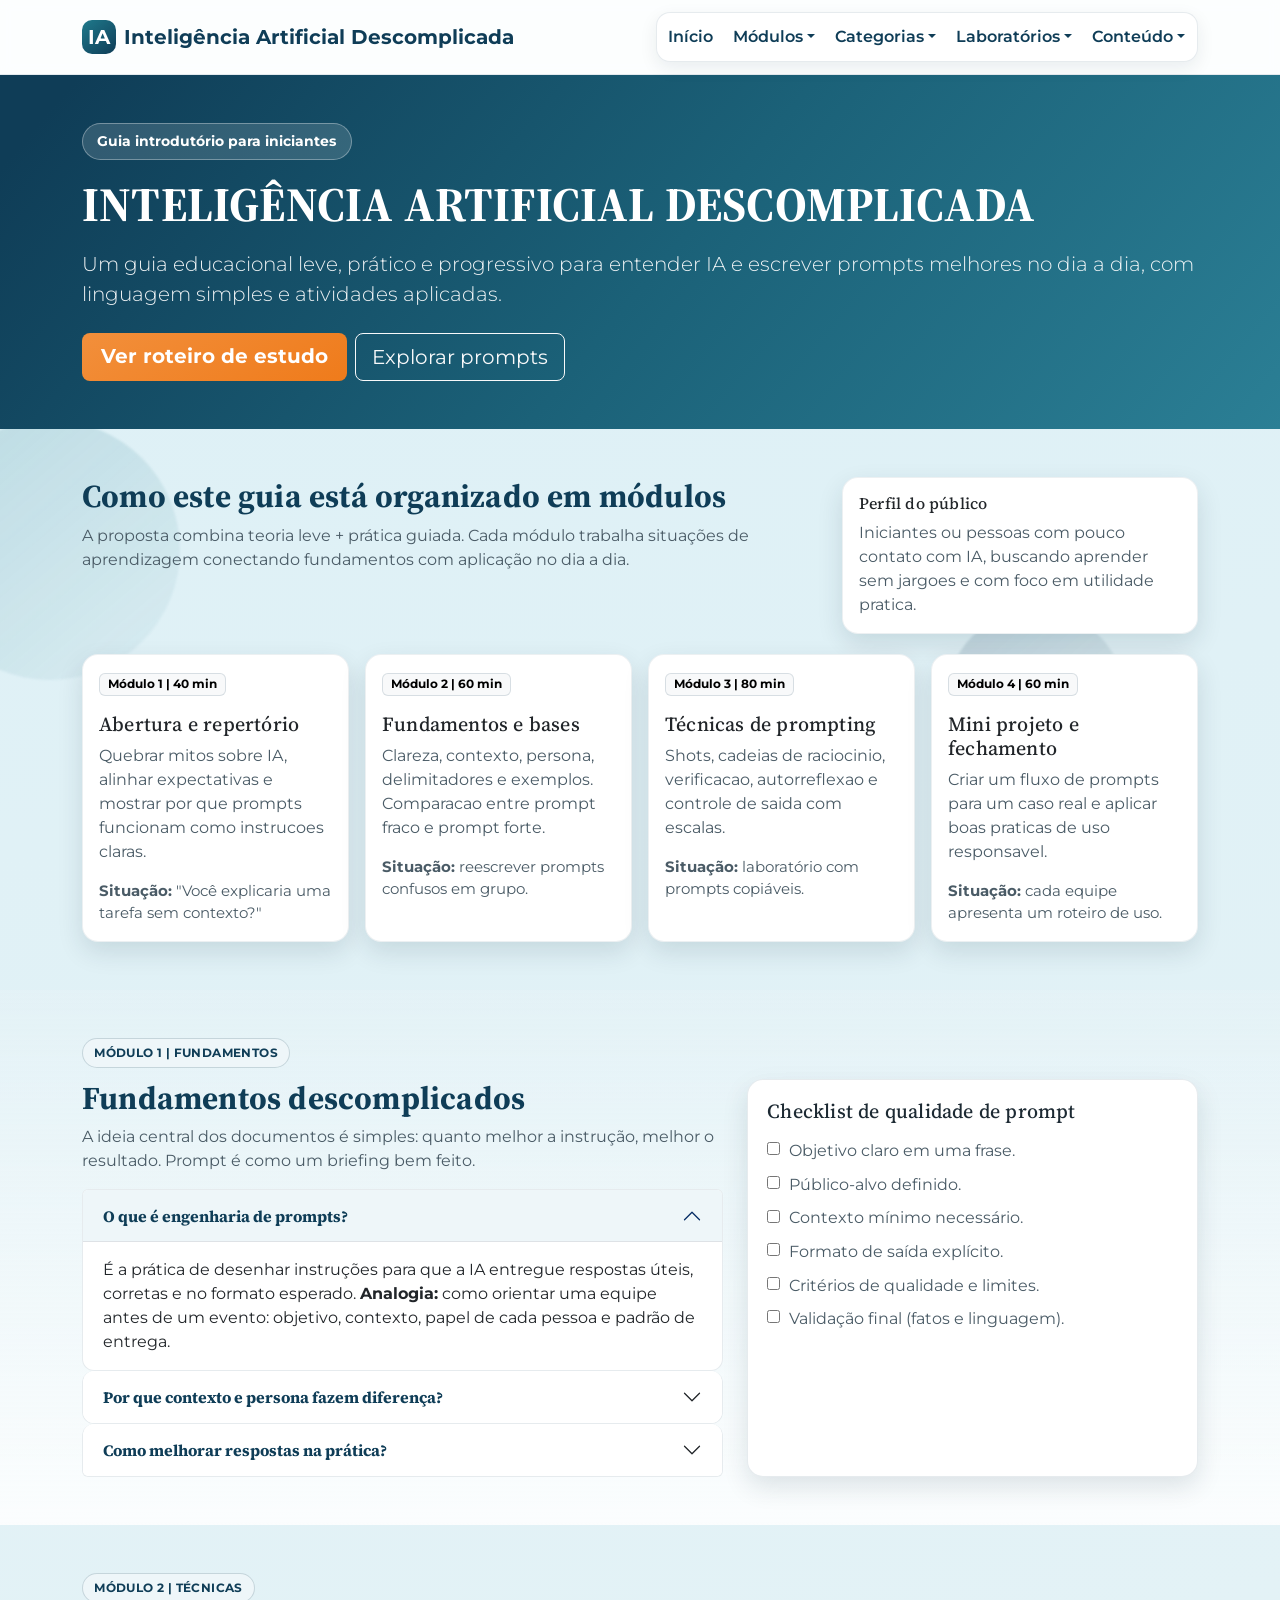
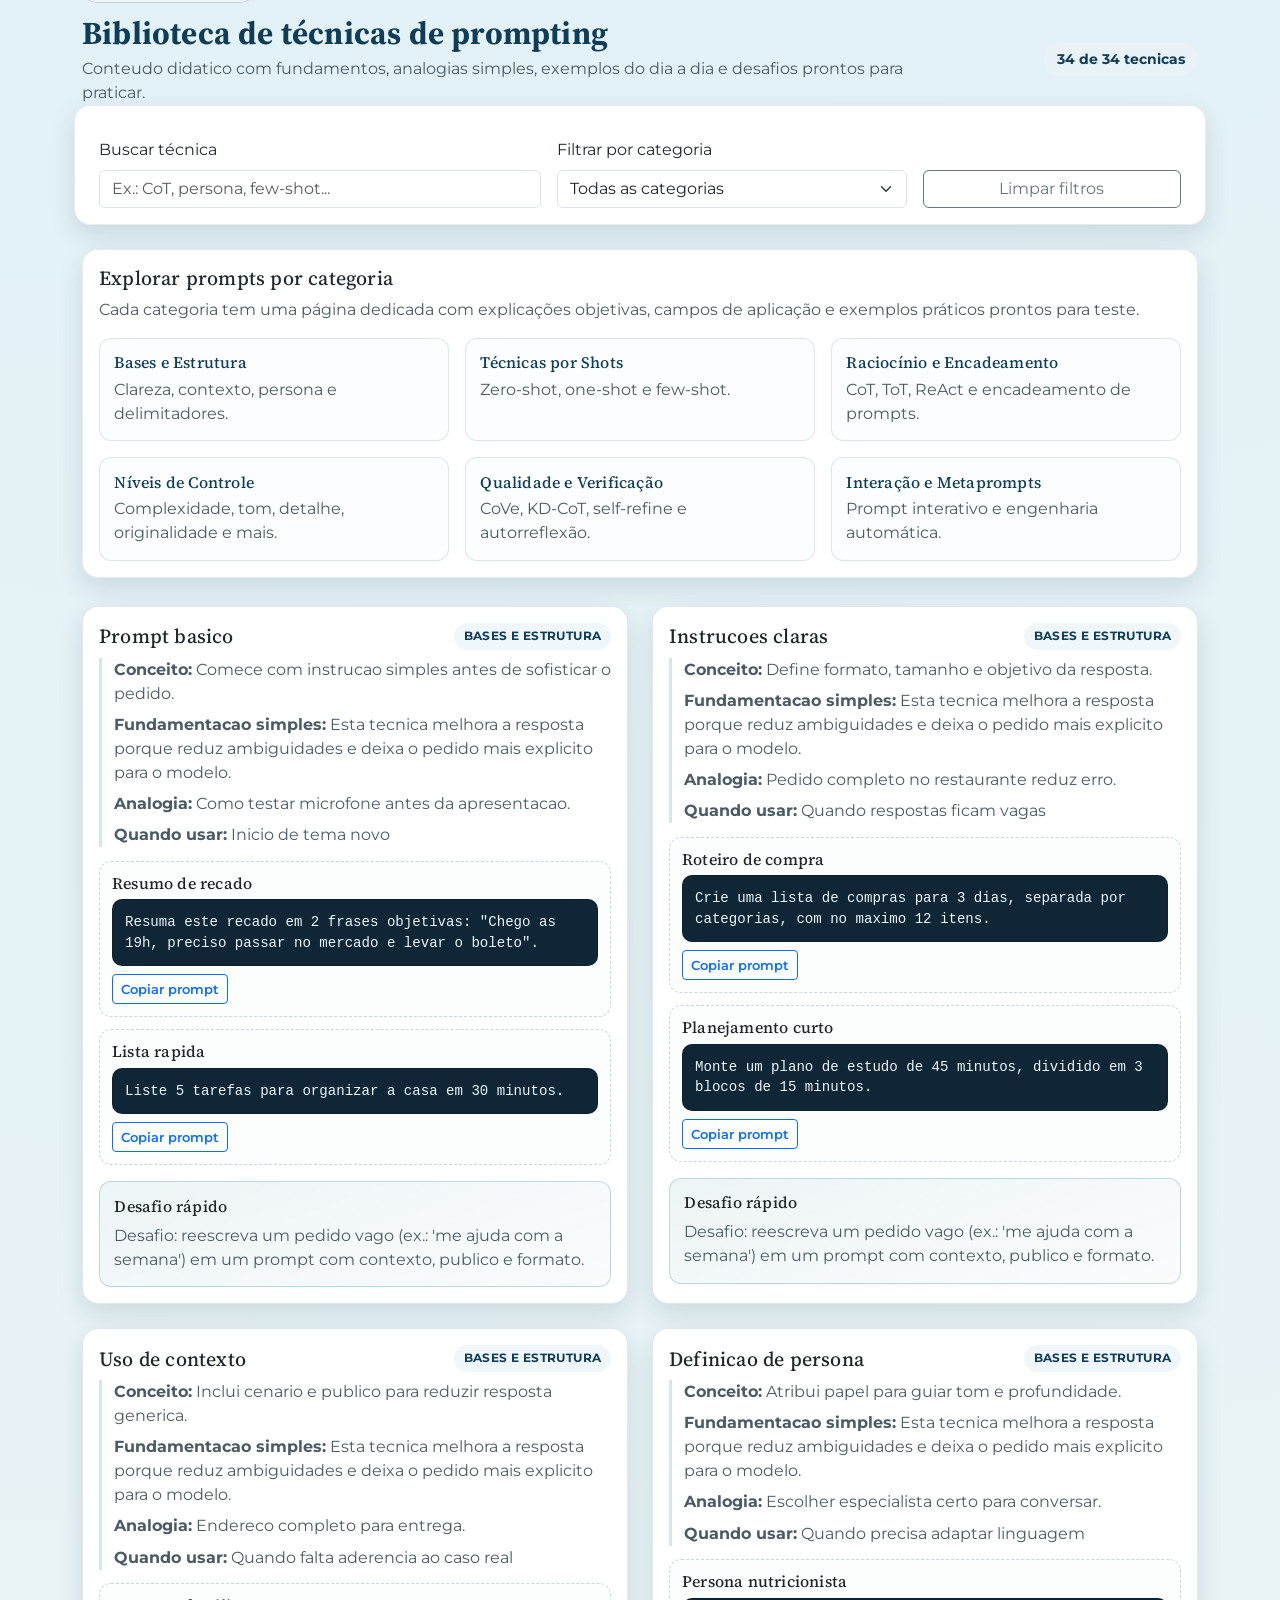
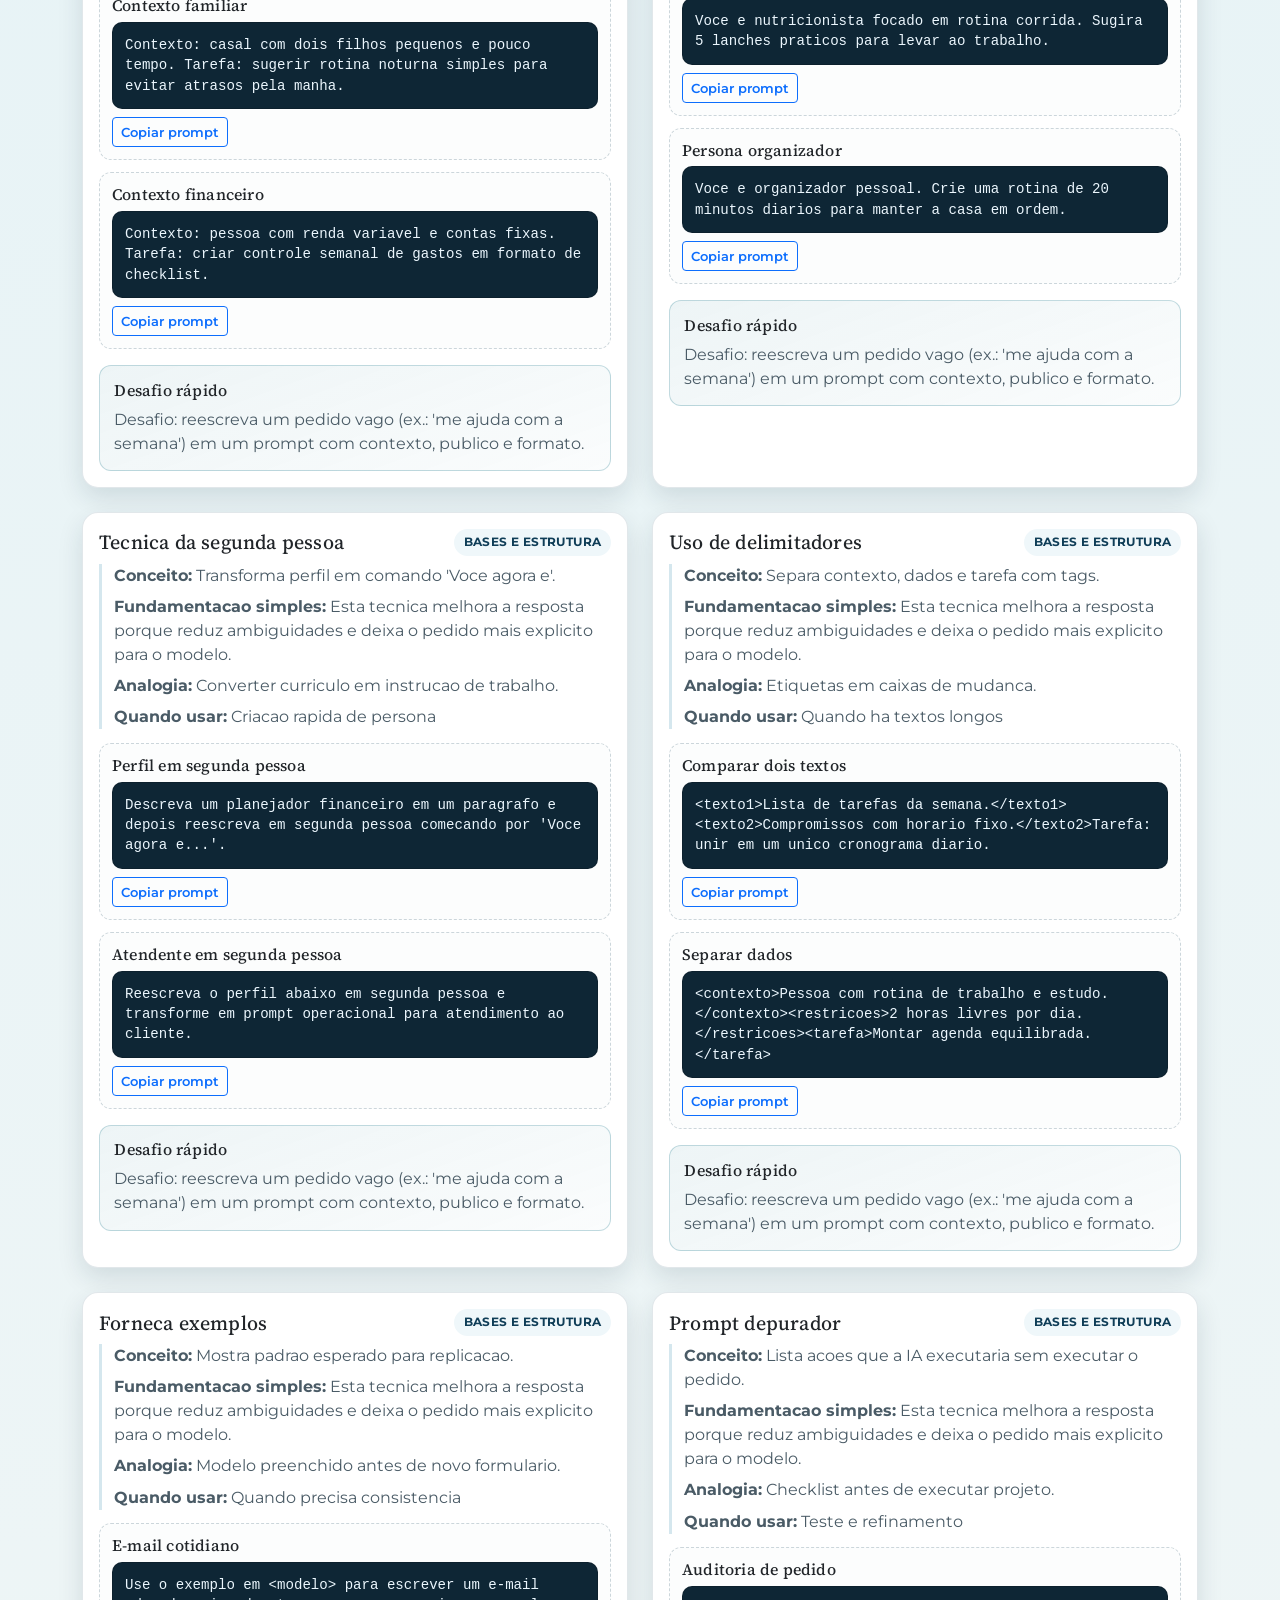
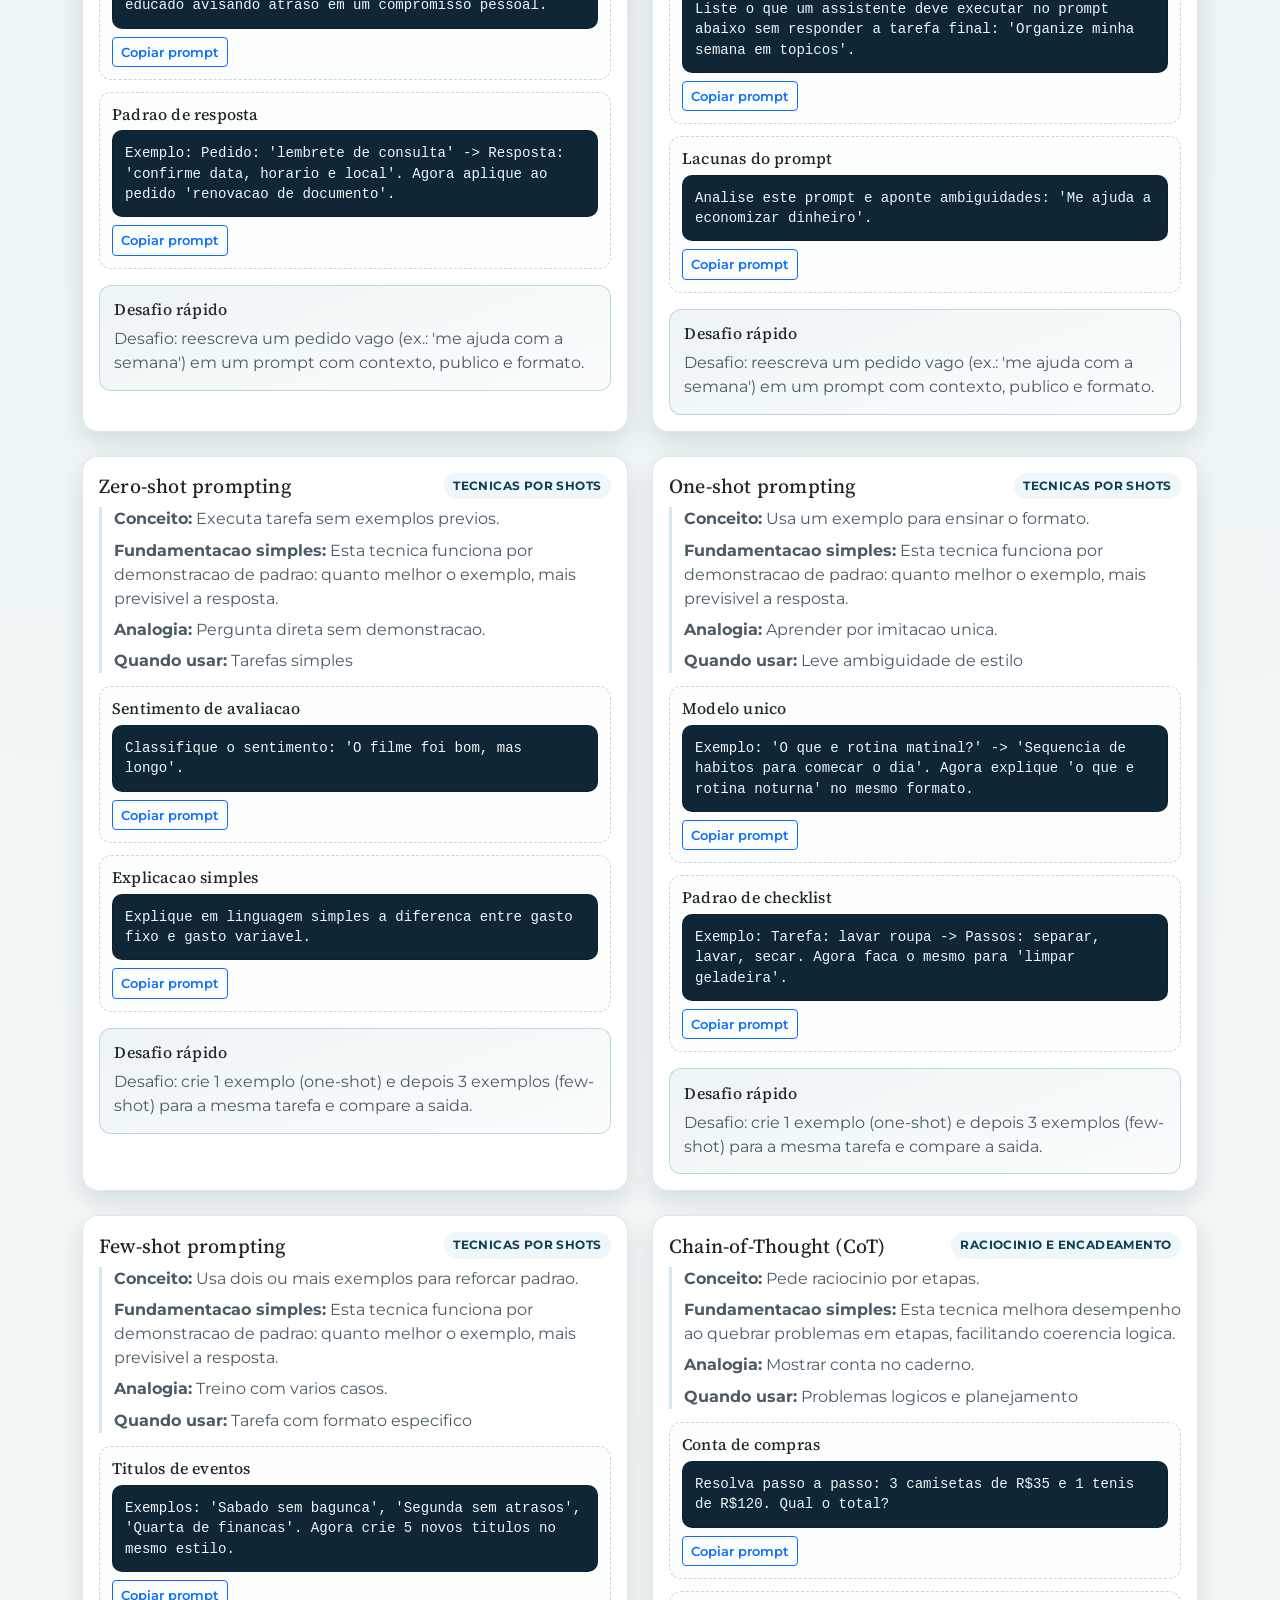
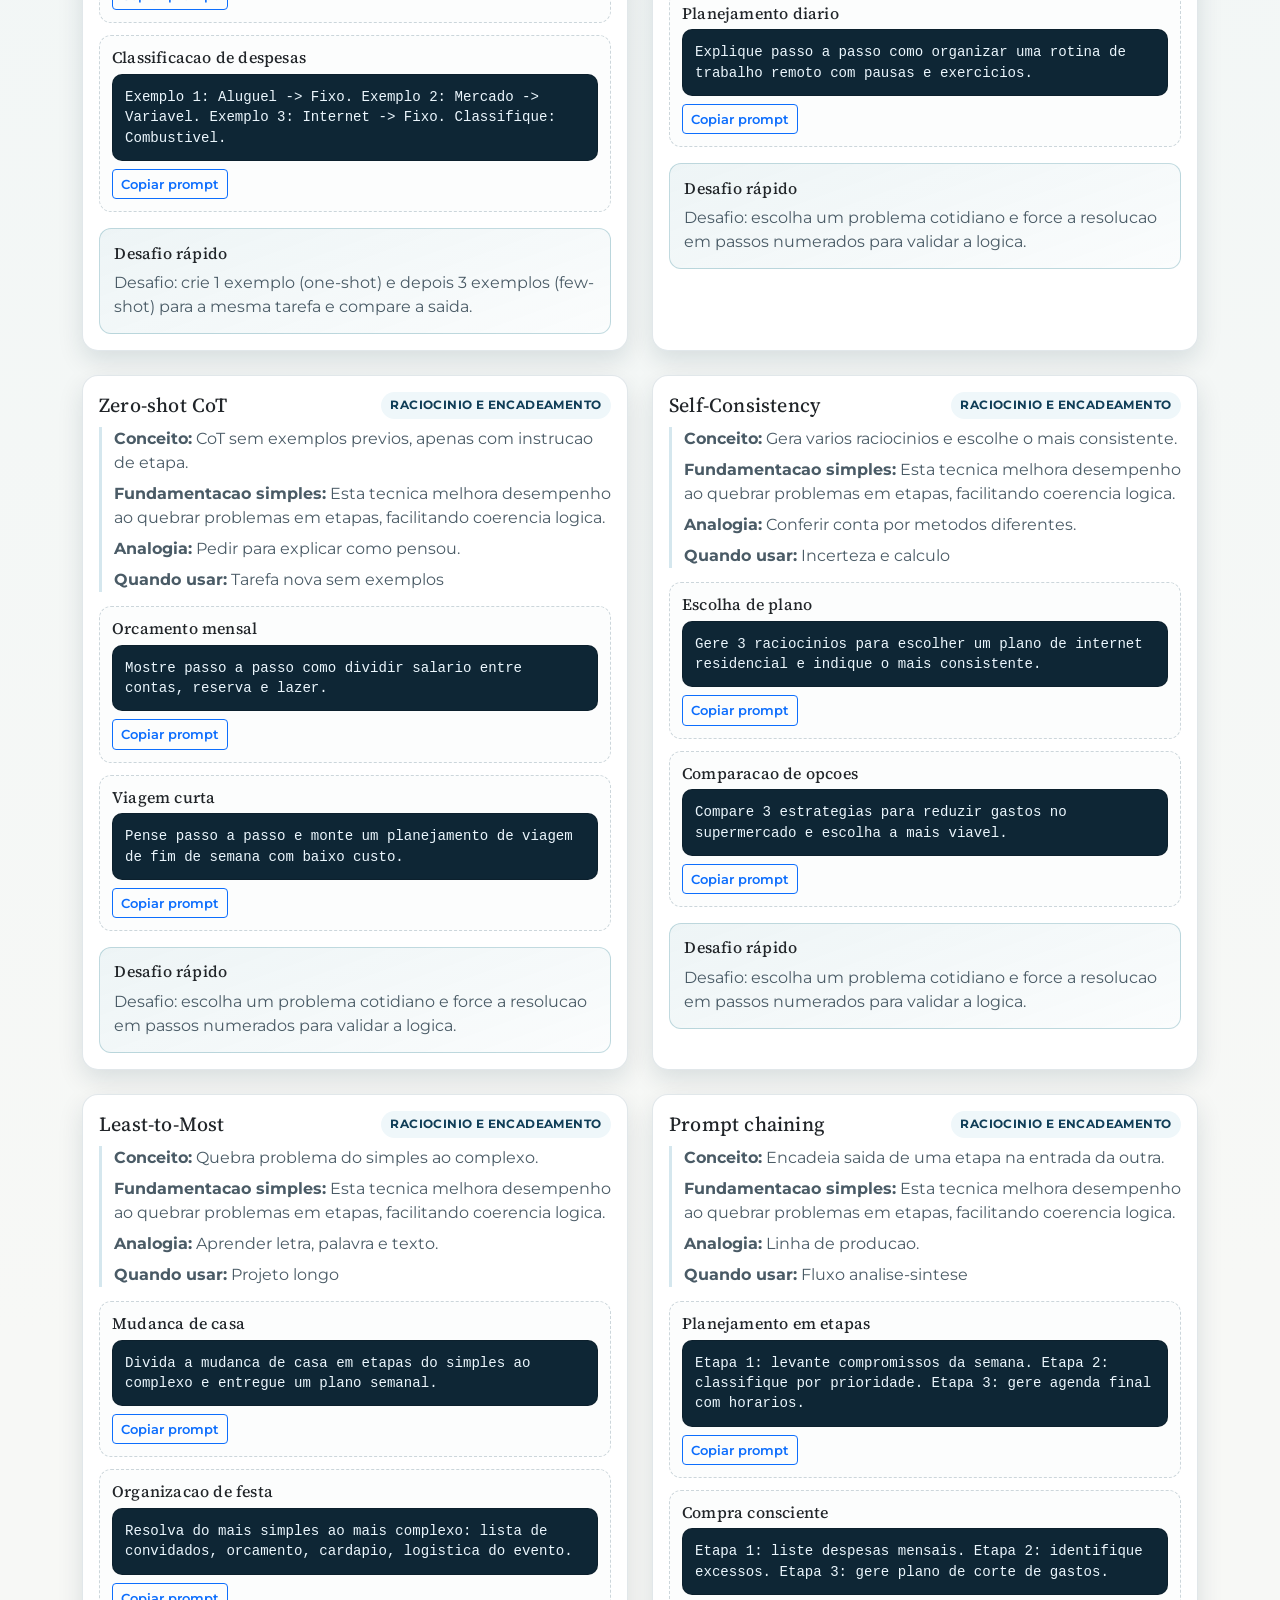
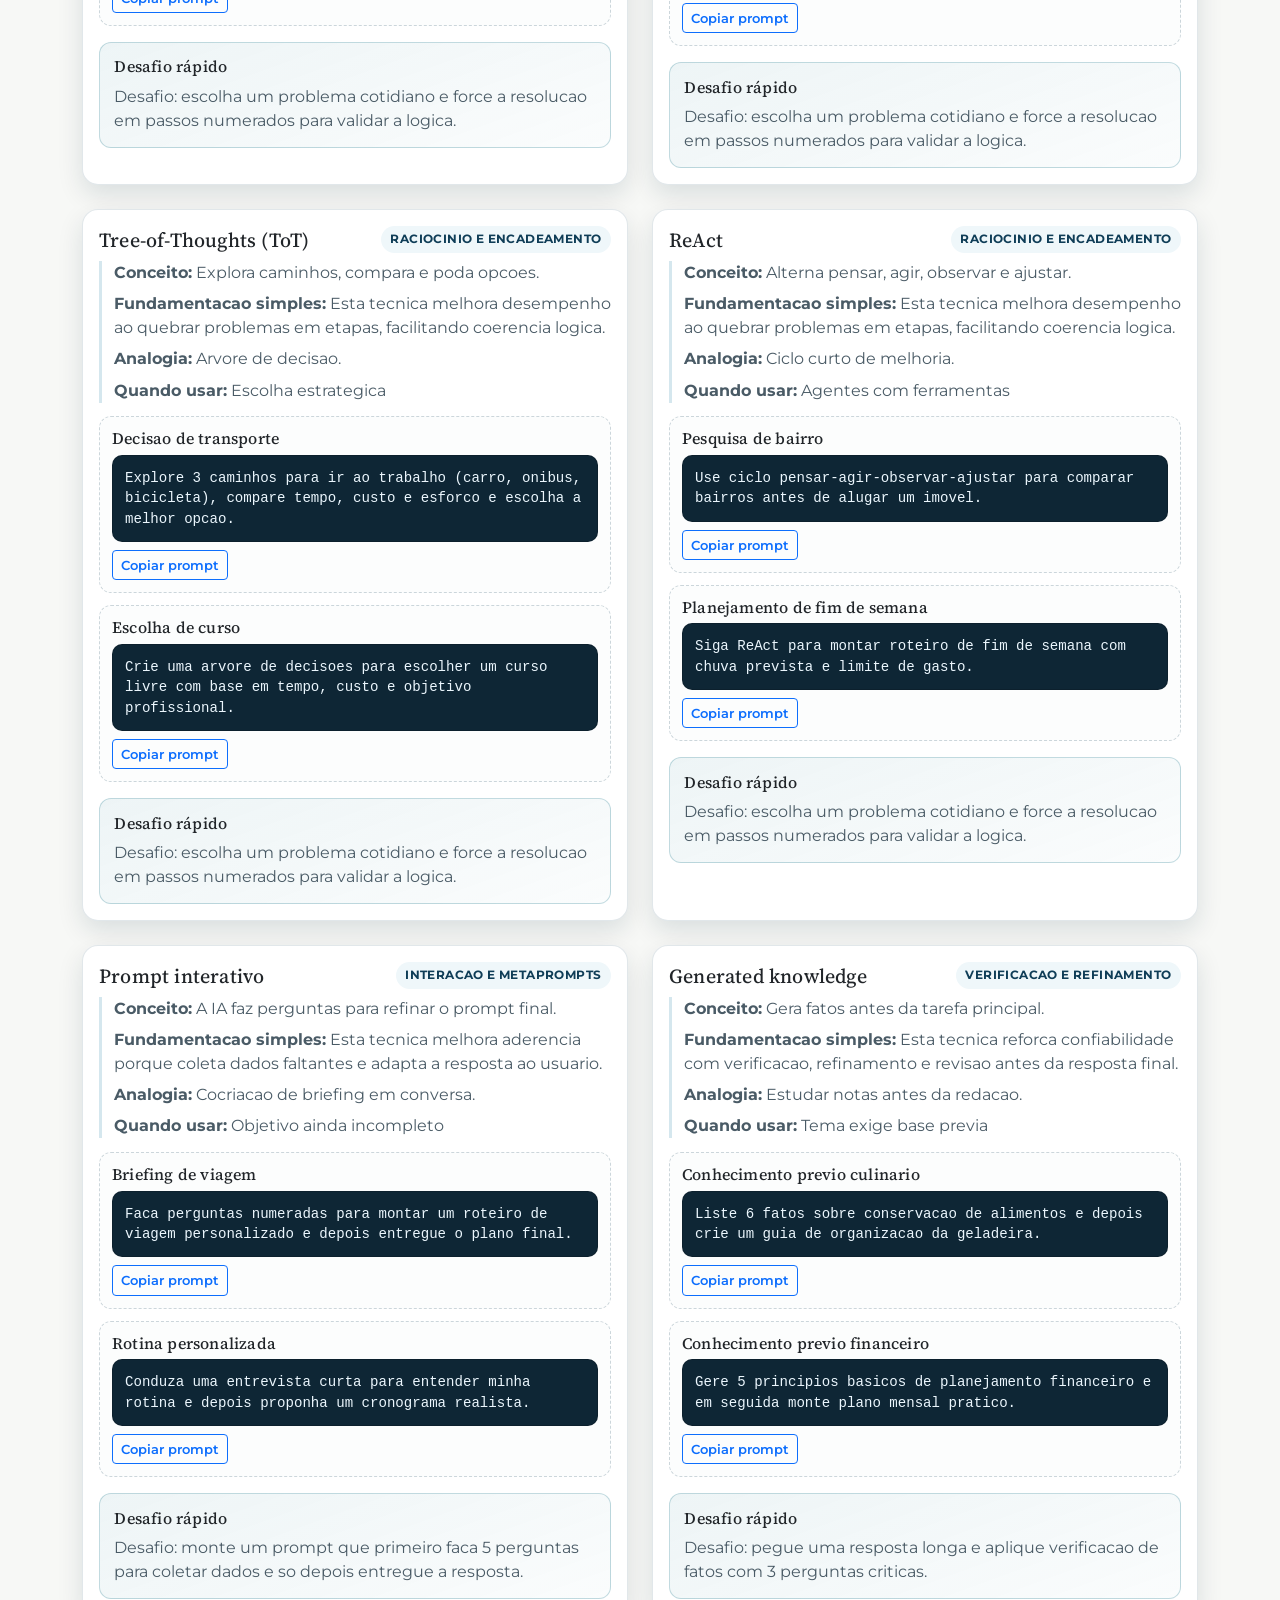
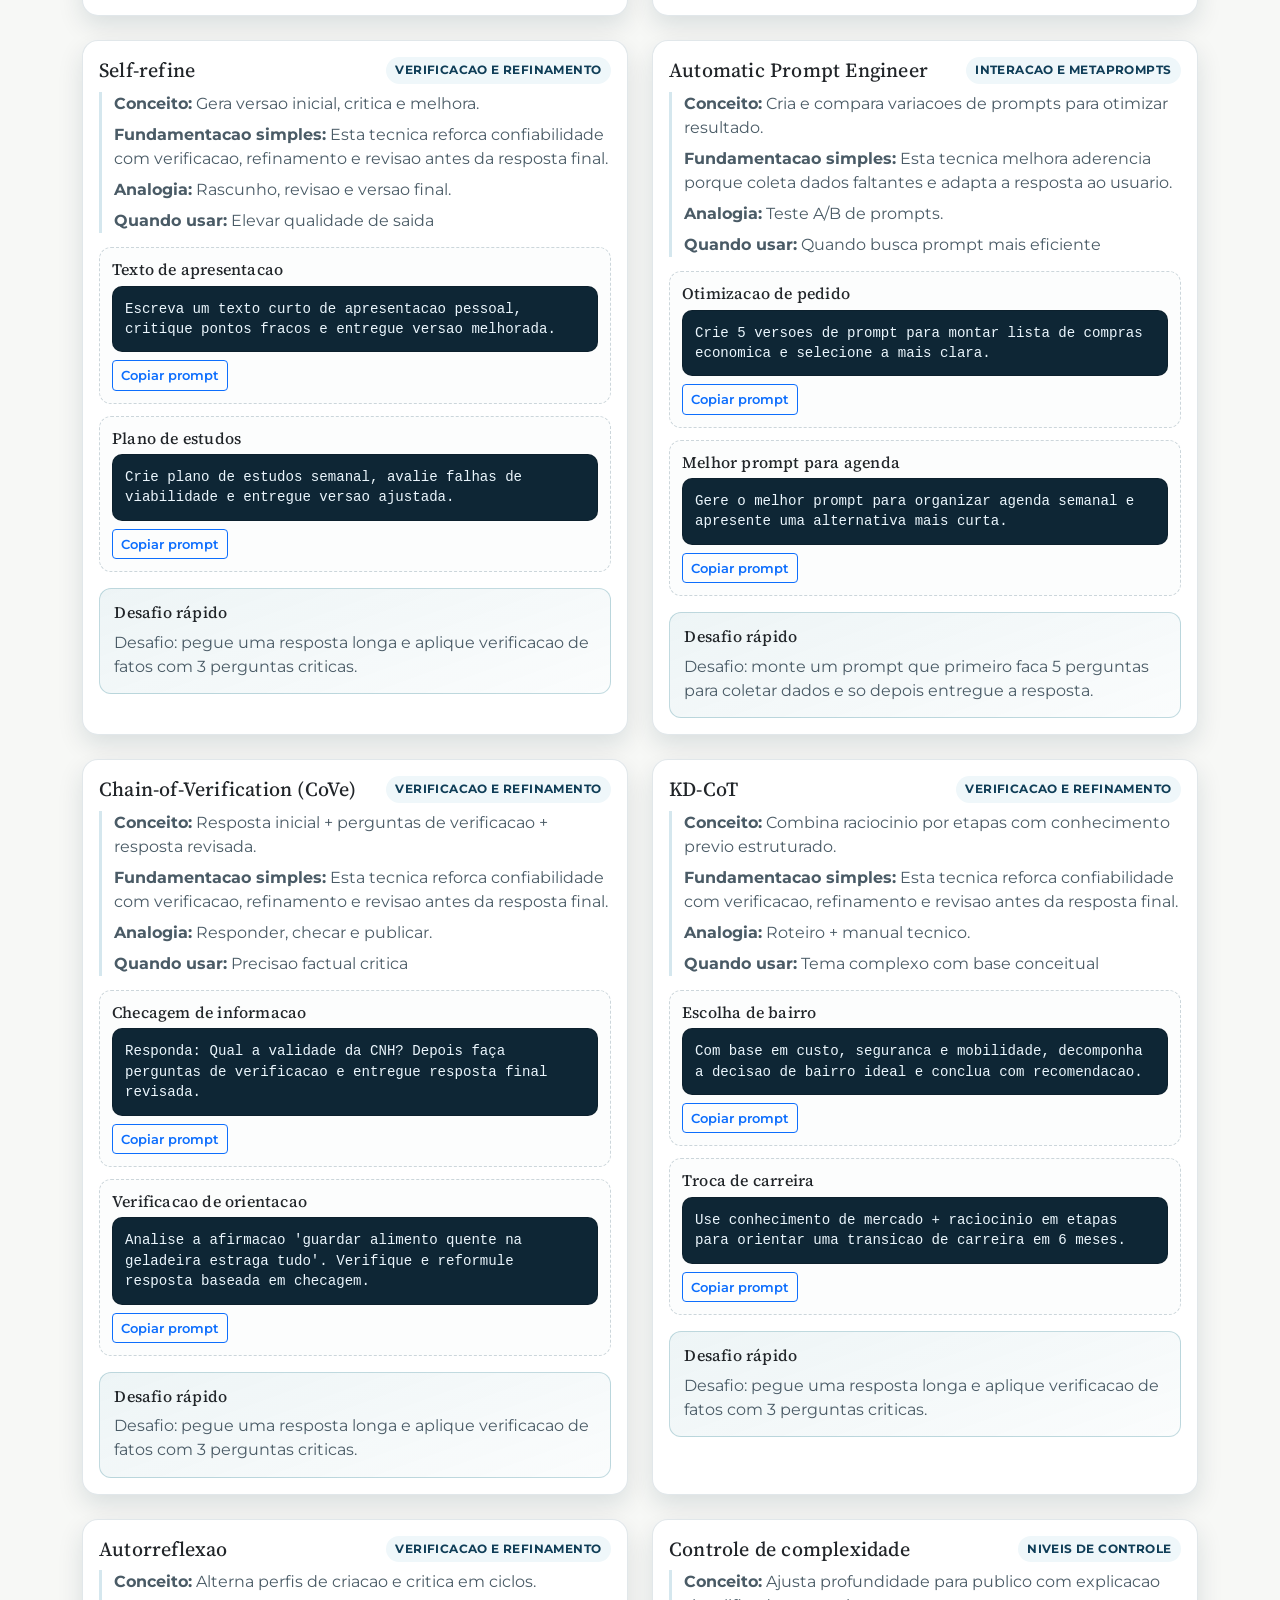
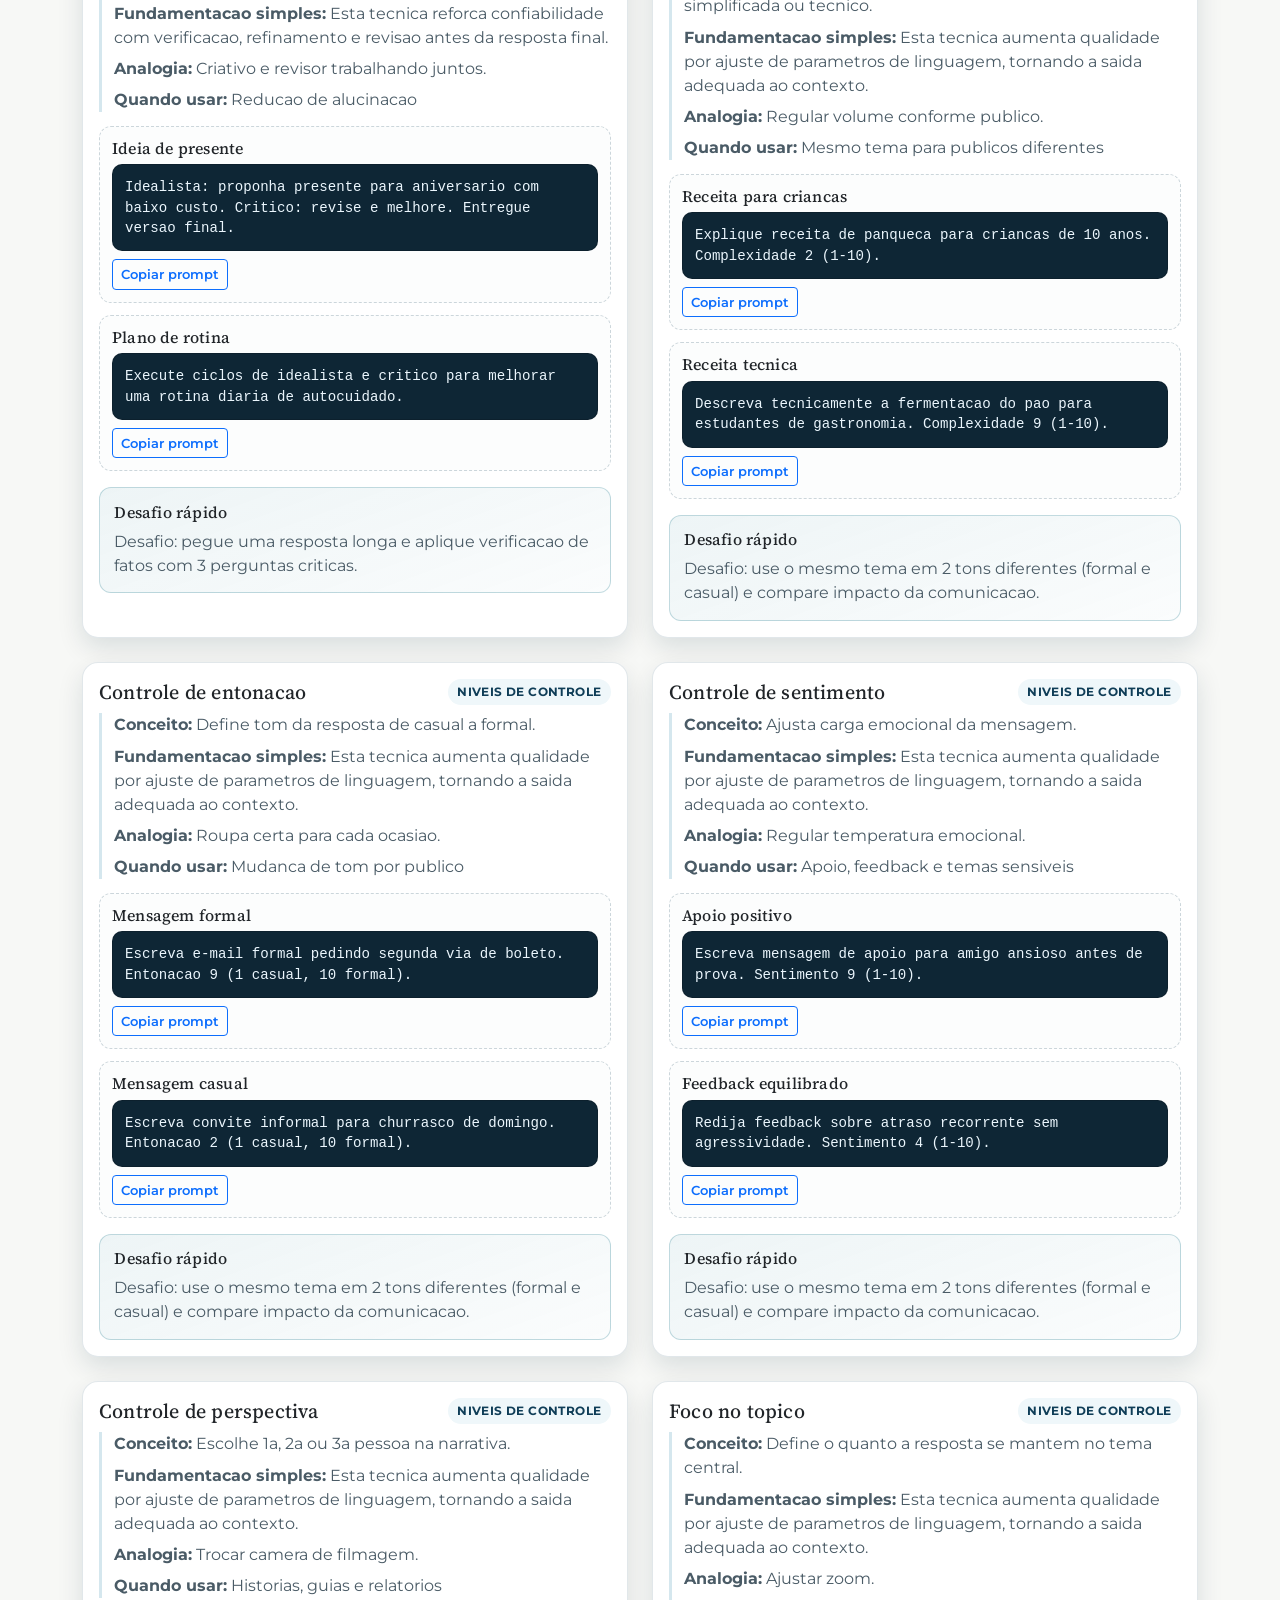
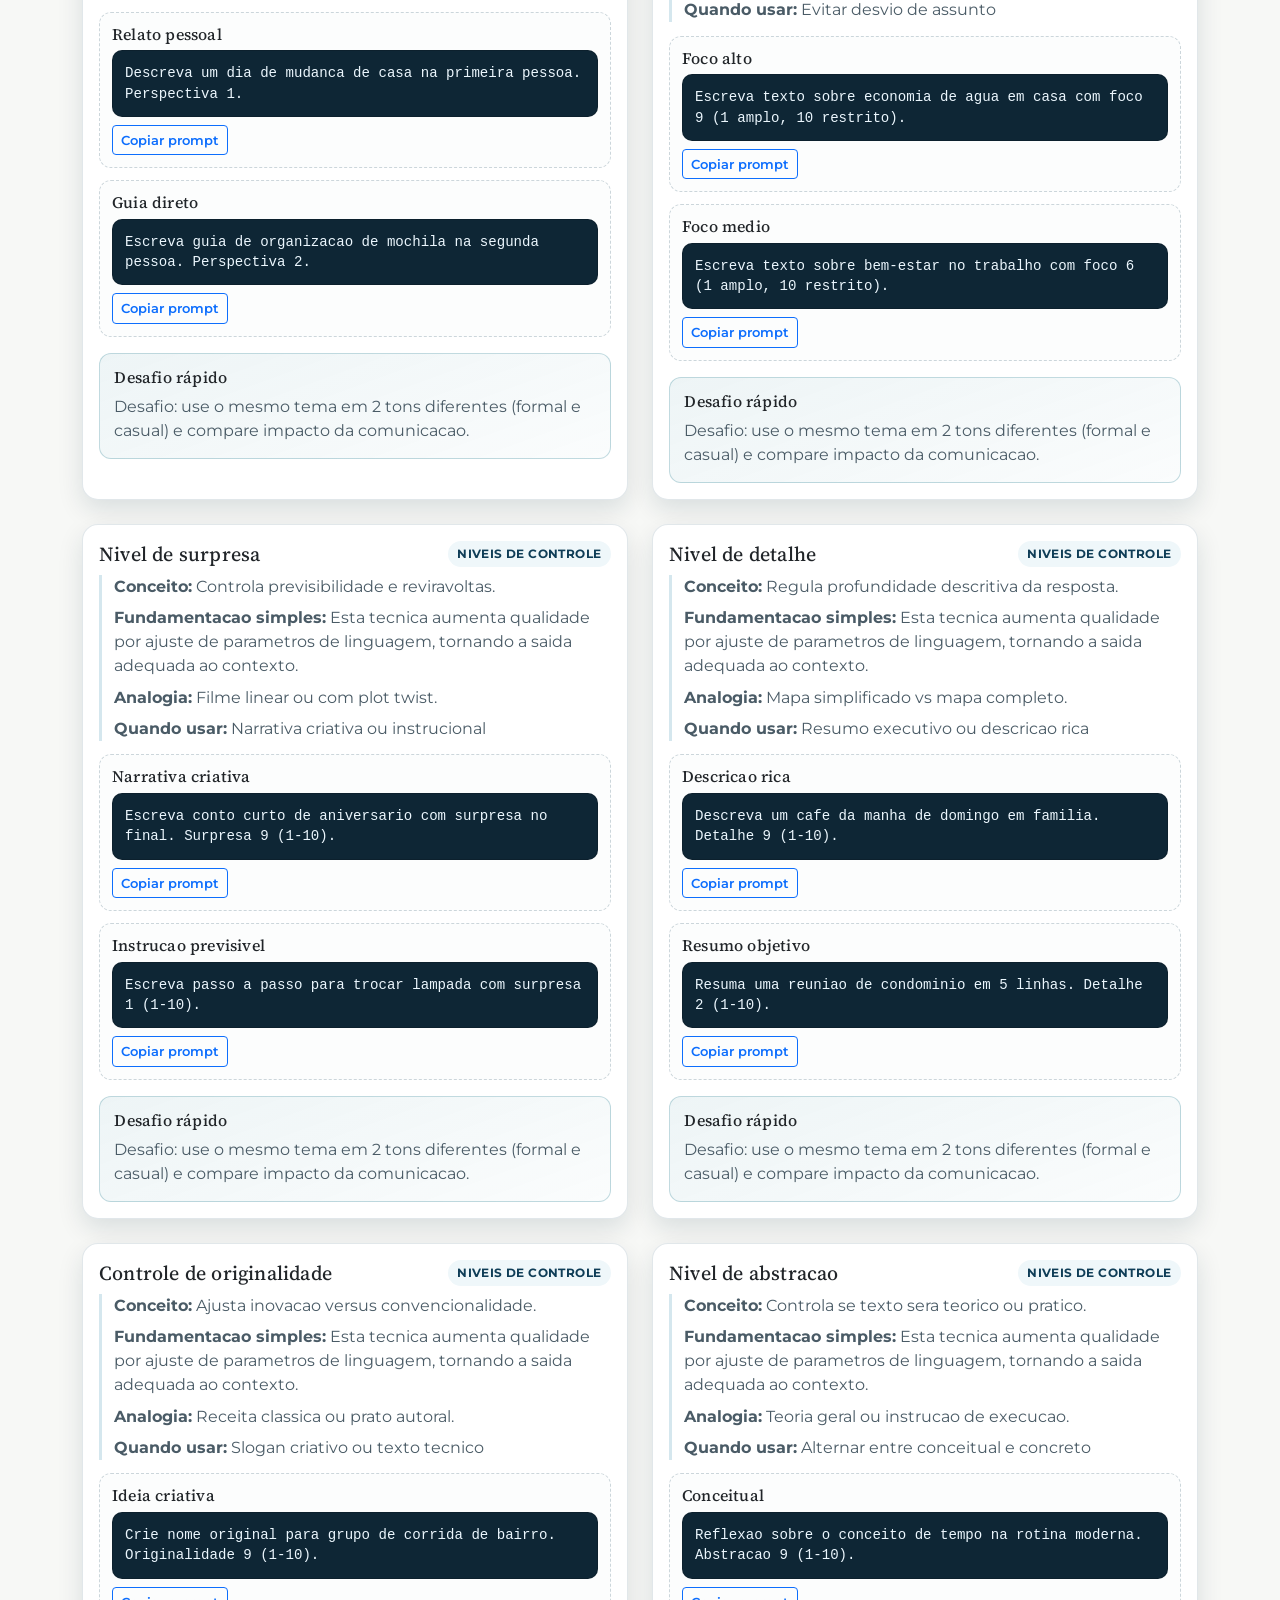
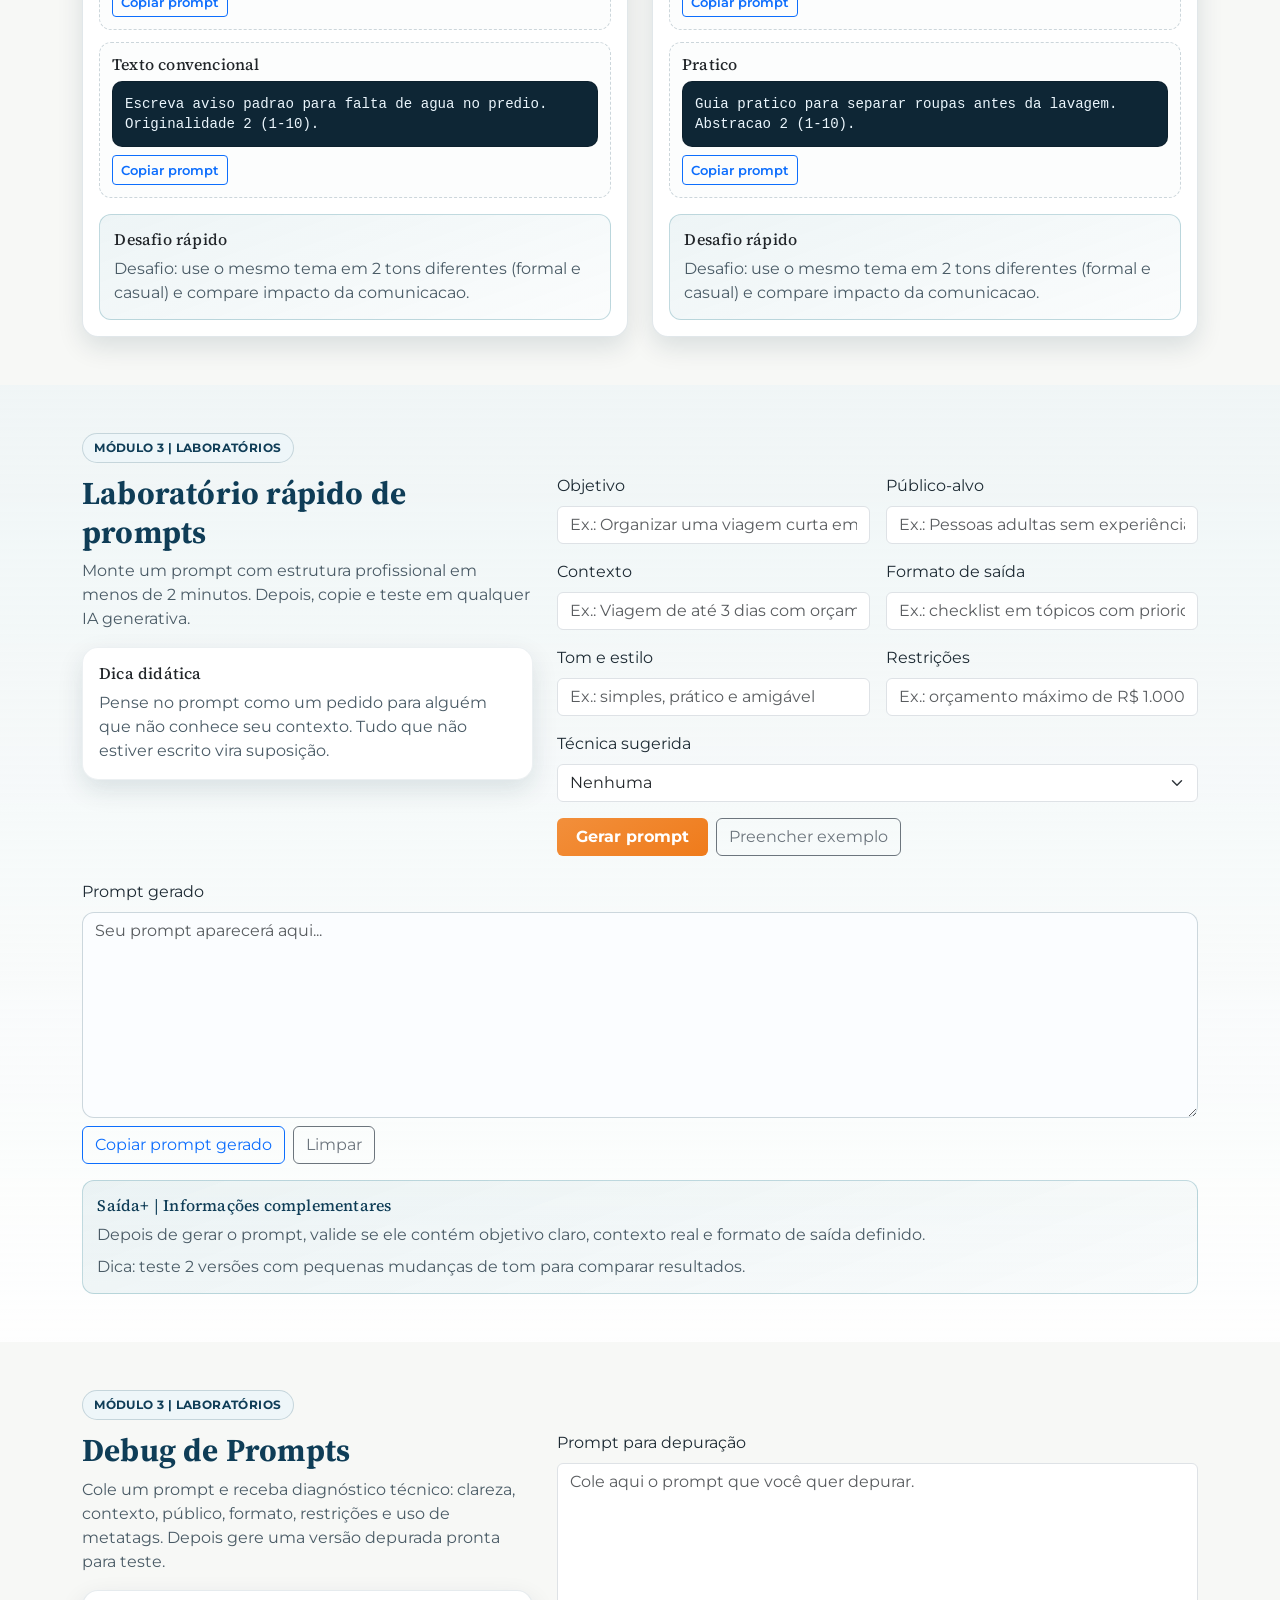
<file: index.html>
<!DOCTYPE html>
<html lang="pt-BR">
<head>
  <meta charset="UTF-8" />
  <meta name="viewport" content="width=device-width, initial-scale=1.0" />
  <title>Inteligência Artificial Descomplicada | Guia Introdutório</title>
  <meta name="description" content="Guia introdutório sobre Inteligência Artificial Descomplicada com técnicas de prompting, práticas aplicadas e uso responsável." />

  <link rel="preconnect" href="https://fonts.googleapis.com" />
  <link rel="preconnect" href="https://fonts.gstatic.com" crossorigin />
  <link href="https://fonts.googleapis.com/css2?family=Montserrat:wght@400;500;600;700;800&family=Source+Serif+4:opsz,wght@8..60,400;8..60,600&display=swap" rel="stylesheet" />

  <link href="https://cdn.jsdelivr.net/npm/bootstrap@5.3.3/dist/css/bootstrap.min.css" rel="stylesheet" integrity="sha384-QWTKZyjpPEjISv5WaRU9OFeRpok6YctnYmDr5pNlyT2bRjXh0JMhjY6hW+ALEwIH" crossorigin="anonymous" />
  <link rel="stylesheet" href="css/estilos.css" />
</head>
<body>
  <div class="formas-fundo" aria-hidden="true">
    <span class="forma forma-1"></span>
    <span class="forma forma-2"></span>
    <span class="forma forma-3"></span>
  </div>

  <nav class="navbar navbar-expand-xl barra-topo sticky-top" aria-label="Navegação principal">
    <div class="container py-1">
      <a class="navbar-brand d-flex align-items-center gap-2" href="#inicio">
        <span class="marca-icone">IA</span>
        <span class="marca-texto">Inteligência Artificial Descomplicada</span>
      </a>
      <button class="navbar-toggler" type="button" data-bs-toggle="collapse" data-bs-target="#menuPrincipal" aria-controls="menuPrincipal" aria-expanded="false" aria-label="Abrir menu">
        <span class="navbar-toggler-icon"></span>
      </button>
      <div class="collapse navbar-collapse" id="menuPrincipal">
        <ul class="navbar-nav ms-auto mb-2 mb-lg-0 menu-principal">
          <li class="nav-item">
            <a class="nav-link" href="#inicio">Início</a>
          </li>
          <li class="nav-item dropdown">
            <a class="nav-link dropdown-toggle" href="#" role="button" data-bs-toggle="dropdown" aria-expanded="false">Módulos</a>
            <ul class="dropdown-menu menu-laboratorios">
              <li><a class="dropdown-item" href="#modulos">Visão geral dos módulos</a></li>
              <li><a class="dropdown-item" href="#fundamentos">Módulo 1 | Fundamentos</a></li>
              <li><a class="dropdown-item" href="#tecnicas">Módulo 2 | Técnicas</a></li>
              <li><a class="dropdown-item" href="#gerador">Módulo 3 | Laboratórios</a></li>
              <li><a class="dropdown-item" href="#boas-praticas">Módulo 4 | Uso consciente</a></li>
              <li><a class="dropdown-item" href="#quiz-avaliativo">Módulo 5 | Quiz e revisão</a></li>
            </ul>
          </li>
          <li class="nav-item dropdown">
            <a class="nav-link dropdown-toggle" href="#" role="button" data-bs-toggle="dropdown" aria-expanded="false">Categorias</a>
            <ul class="dropdown-menu menu-laboratorios">
              <li><a class="dropdown-item" href="categoria-bases.html">Bases e estrutura</a></li>
              <li><a class="dropdown-item" href="categoria-shots.html">Técnicas por shots</a></li>
              <li><a class="dropdown-item" href="categoria-raciocinio.html">Raciocínio e encadeamento</a></li>
              <li><a class="dropdown-item" href="categoria-controle.html">Níveis de controle</a></li>
              <li><a class="dropdown-item" href="categoria-qualidade.html">Qualidade e verificação</a></li>
              <li><a class="dropdown-item" href="categoria-interacao.html">Interação e metaprompts</a></li>
            </ul>
          </li>
          <li class="nav-item dropdown">
            <a class="nav-link dropdown-toggle" href="#" role="button" data-bs-toggle="dropdown" aria-expanded="false">Laboratórios</a>
            <ul class="dropdown-menu menu-laboratorios">
              <li><a class="dropdown-item" href="#gerador">Laboratório rápido</a></li>
              <li><a class="dropdown-item" href="#debug-prompts">Debug de prompts</a></li>
              <li><a class="dropdown-item" href="#interativo-avancado">Interativo avançado</a></li>
            </ul>
          </li>
          <li class="nav-item dropdown">
            <a class="nav-link dropdown-toggle" href="#" role="button" data-bs-toggle="dropdown" aria-expanded="false">Conteúdo</a>
            <ul class="dropdown-menu menu-laboratorios">
              <li><a class="dropdown-item" href="como-ia-funciona.html">Como a IA funciona</a></li>
              <li><a class="dropdown-item" href="glossario-ia.html">Glossário de IA</a></li>
              <li><a class="dropdown-item" href="#resumo-principal">Resumo dos pontos principais</a></li>
              <li><a class="dropdown-item" href="#recursos">Recursos complementares</a></li>
            </ul>
          </li>
        </ul>
      </div>
    </div>
  </nav>

  <header id="inicio" class="secao-hero">
    <div class="container py-5 py-lg-6">
      <div class="row align-items-center g-4">
        <div class="col-lg-12">
          <span class="etiqueta mb-3">Guia introdutório para iniciantes</span>
          <h1 class="display-5 fw-bold mb-3">INTELIGÊNCIA ARTIFICIAL DESCOMPLICADA</h1>
          <p class="lead mb-4">Um guia educacional leve, prático e progressivo para entender IA e escrever prompts melhores no dia a dia, com linguagem simples e atividades aplicadas.</p>
          <div class="d-flex flex-wrap gap-2">
            <a href="#roteiro" class="btn btn-ia btn-lg">Ver roteiro de estudo</a>
            <a href="#tecnicas" class="btn btn-outline-light btn-lg">Explorar prompts</a>
          </div>
        </div>
      </div>
    </div>
  </header>

  <main>
    <section id="modulos" class="py-5">
      <div class="container">
        <div class="row g-4">
          <div class="col-lg-8">
            <h2 class="titulo-secao">Como este guia está organizado em módulos</h2>
            <p class="texto-secao">A proposta combina teoria leve + prática guiada. Cada módulo trabalha situações de aprendizagem conectando fundamentos com aplicação no dia a dia.</p>
          </div>
          <div class="col-lg-4">
            <div class="card card-bloco h-100">
              <div class="card-body">
                <h3 class="h6">Perfil do público</h3>
                <p class="mb-0">Iniciantes ou pessoas com pouco contato com IA, buscando aprender sem jargoes e com foco em utilidade pratica.</p>
              </div>
            </div>
          </div>
        </div>

        <div id="roteiro" class="row g-3 mt-1">
          <div class="col-md-6 col-xl-3">
            <article class="card card-modulo h-100">
              <div class="card-body">
                <span class="badge text-bg-light">Módulo 1 | 40 min</span>
                <h3 class="h5 mt-3">Abertura e repertório</h3>
                <p>Quebrar mitos sobre IA, alinhar expectativas e mostrar por que prompts funcionam como instrucoes claras.</p>
                <p class="mb-0 pequeno"><strong>Situação:</strong> "Você explicaria uma tarefa sem contexto?"</p>
              </div>
            </article>
          </div>
          <div class="col-md-6 col-xl-3">
            <article class="card card-modulo h-100">
              <div class="card-body">
                <span class="badge text-bg-light">Módulo 2 | 60 min</span>
                <h3 class="h5 mt-3">Fundamentos e bases</h3>
                <p>Clareza, contexto, persona, delimitadores e exemplos. Comparacao entre prompt fraco e prompt forte.</p>
                <p class="mb-0 pequeno"><strong>Situação:</strong> reescrever prompts confusos em grupo.</p>
              </div>
            </article>
          </div>
          <div class="col-md-6 col-xl-3">
            <article class="card card-modulo h-100">
              <div class="card-body">
                <span class="badge text-bg-light">Módulo 3 | 80 min</span>
                <h3 class="h5 mt-3">Técnicas de prompting</h3>
                <p>Shots, cadeias de raciocinio, verificacao, autorreflexao e controle de saida com escalas.</p>
                <p class="mb-0 pequeno"><strong>Situação:</strong> laboratório com prompts copiáveis.</p>
              </div>
            </article>
          </div>
          <div class="col-md-6 col-xl-3">
            <article class="card card-modulo h-100">
              <div class="card-body">
                <span class="badge text-bg-light">Módulo 4 | 60 min</span>
                <h3 class="h5 mt-3">Mini projeto e fechamento</h3>
                <p>Criar um fluxo de prompts para um caso real e aplicar boas praticas de uso responsavel.</p>
                <p class="mb-0 pequeno"><strong>Situação:</strong> cada equipe apresenta um roteiro de uso.</p>
              </div>
            </article>
          </div>
        </div>
      </div>
    </section>

    <section id="fundamentos" class="py-5 secao-destaque-clara">
      <div class="container">
        <span class="etiqueta-modulo">Módulo 1 | Fundamentos</span>
        <div class="row g-4 align-items-stretch">
          <div class="col-lg-7">
            <h2 class="titulo-secao">Fundamentos descomplicados</h2>
            <p class="texto-secao">A ideia central dos documentos é simples: quanto melhor a instrução, melhor o resultado. Prompt é como um briefing bem feito.</p>

            <div class="accordion" id="acordeaoFundamentos">
              <div class="accordion-item">
                <h3 class="accordion-header">
                  <button class="accordion-button" type="button" data-bs-toggle="collapse" data-bs-target="#fundamentoUm" aria-expanded="true" aria-controls="fundamentoUm">O que é engenharia de prompts?</button>
                </h3>
                <div id="fundamentoUm" class="accordion-collapse collapse show" data-bs-parent="#acordeaoFundamentos">
                  <div class="accordion-body">
                    É a prática de desenhar instruções para que a IA entregue respostas úteis, corretas e no formato esperado.
                    <strong>Analogia:</strong> como orientar uma equipe antes de um evento: objetivo, contexto, papel de cada pessoa e padrão de entrega.
                  </div>
                </div>
              </div>
              <div class="accordion-item">
                <h3 class="accordion-header">
                  <button class="accordion-button collapsed" type="button" data-bs-toggle="collapse" data-bs-target="#fundamentoDois" aria-expanded="false" aria-controls="fundamentoDois">Por que contexto e persona fazem diferença?</button>
                </h3>
                <div id="fundamentoDois" class="accordion-collapse collapse" data-bs-parent="#acordeaoFundamentos">
                  <div class="accordion-body">
                    Sem contexto, a IA responde de forma genérica. Com contexto e persona, a saída fica específica para o público. Exemplo: explicar IA para gestores é diferente de explicar para adolescentes.
                  </div>
                </div>
              </div>
              <div class="accordion-item">
                <h3 class="accordion-header">
                  <button class="accordion-button collapsed" type="button" data-bs-toggle="collapse" data-bs-target="#fundamentoTres" aria-expanded="false" aria-controls="fundamentoTres">Como melhorar respostas na prática?</button>
                </h3>
                <div id="fundamentoTres" class="accordion-collapse collapse" data-bs-parent="#acordeaoFundamentos">
                  <div class="accordion-body">
                    Use o ciclo <strong>escrever → testar → avaliar → refinar</strong>. Se necessário, aplique técnicas como CoVe (verificação) e autorreflexão para reduzir erros e alucinações.
                  </div>
                </div>
              </div>
            </div>
          </div>

          <div class="col-lg-5">
            <aside class="painel-checklist h-100">
              <h3 class="h5 mb-3">Checklist de qualidade de prompt</h3>
              <ul class="lista-checklist">
                <li><input type="checkbox" id="check1" /> <label for="check1">Objetivo claro em uma frase.</label></li>
                <li><input type="checkbox" id="check2" /> <label for="check2">Público-alvo definido.</label></li>
                <li><input type="checkbox" id="check3" /> <label for="check3">Contexto mínimo necessário.</label></li>
                <li><input type="checkbox" id="check4" /> <label for="check4">Formato de saída explícito.</label></li>
                <li><input type="checkbox" id="check5" /> <label for="check5">Critérios de qualidade e limites.</label></li>
                <li><input type="checkbox" id="check6" /> <label for="check6">Validação final (fatos e linguagem).</label></li>
              </ul>
            </aside>
          </div>
        </div>
      </div>
    </section>

    <section id="tecnicas" class="py-5">
      <div class="container">
        <span class="etiqueta-modulo">Módulo 2 | Técnicas</span>
        <div class="d-flex flex-wrap align-items-center justify-content-between gap-2 mb-3">
          <div>
            <h2 class="titulo-secao mb-1">Biblioteca de técnicas de prompting</h2>
            <p class="texto-secao mb-0">Conteudo didatico com fundamentos, analogias simples, exemplos do dia a dia e desafios prontos para praticar.</p>
          </div>
          <span class="selo-total" id="totalTecnicas">0 técnicas</span>
        </div>

        <div class="row g-3 filtros">
          <div class="col-md-6 col-lg-5">
            <label class="form-label" for="filtroBusca">Buscar técnica</label>
            <input class="form-control" id="filtroBusca" type="search" placeholder="Ex.: CoT, persona, few-shot..." />
          </div>
          <div class="col-md-6 col-lg-4">
            <label class="form-label" for="filtroCategoria">Filtrar por categoria</label>
            <select class="form-select" id="filtroCategoria">
              <option value="todas">Todas as categorias</option>
              <option value="bases">Bases e estrutura</option>
              <option value="shots">Técnicas por shots</option>
              <option value="raciocinio">Raciocínio e encadeamento</option>
              <option value="controle">Níveis de controle</option>
              <option value="qualidade">Verificação e refinamento</option>
              <option value="interacao">Interação e metaprompts</option>
            </select>
          </div>
          <div class="col-lg-3 d-flex align-items-end">
            <button id="botaoLimparFiltros" class="btn btn-outline-secondary w-100">Limpar filtros</button>
          </div>
        </div>

        <div class="secao-links-categoria mt-4">
          <h3 class="h5 mb-2">Explorar prompts por categoria</h3>
          <p class="mb-3">Cada categoria tem uma página dedicada com explicações objetivas, campos de aplicação e exemplos práticos prontos para teste.</p>
          <div class="row g-3">
            <div class="col-md-6 col-xl-4">
              <a class="link-categoria" href="categoria-bases.html">
                <h4 class="h6">Bases e Estrutura</h4>
                <p class="mb-0">Clareza, contexto, persona e delimitadores.</p>
              </a>
            </div>
            <div class="col-md-6 col-xl-4">
              <a class="link-categoria" href="categoria-shots.html">
                <h4 class="h6">Técnicas por Shots</h4>
                <p class="mb-0">Zero-shot, one-shot e few-shot.</p>
              </a>
            </div>
            <div class="col-md-6 col-xl-4">
              <a class="link-categoria" href="categoria-raciocinio.html">
                <h4 class="h6">Raciocínio e Encadeamento</h4>
                <p class="mb-0">CoT, ToT, ReAct e encadeamento de prompts.</p>
              </a>
            </div>
            <div class="col-md-6 col-xl-4">
              <a class="link-categoria" href="categoria-controle.html">
                <h4 class="h6">Níveis de Controle</h4>
                <p class="mb-0">Complexidade, tom, detalhe, originalidade e mais.</p>
              </a>
            </div>
            <div class="col-md-6 col-xl-4">
              <a class="link-categoria" href="categoria-qualidade.html">
                <h4 class="h6">Qualidade e Verificação</h4>
                <p class="mb-0">CoVe, KD-CoT, self-refine e autorreflexão.</p>
              </a>
            </div>
            <div class="col-md-6 col-xl-4">
              <a class="link-categoria" href="categoria-interacao.html">
                <h4 class="h6">Interação e Metaprompts</h4>
                <p class="mb-0">Prompt interativo e engenharia automática.</p>
              </a>
            </div>
          </div>
        </div>

        <div id="gradeTecnicas" class="row g-4 mt-1"></div>
      </div>
    </section>

    <section id="gerador" class="py-5 secao-destaque-clara">
      <div class="container">
        <span class="etiqueta-modulo">Módulo 3 | Laboratórios</span>
        <div class="row g-4 align-items-start">
          <div class="col-lg-5">
            <h2 class="titulo-secao">Laboratório rápido de prompts</h2>
            <p class="texto-secao">Monte um prompt com estrutura profissional em menos de 2 minutos. Depois, copie e teste em qualquer IA generativa.</p>
            <div class="card card-bloco cartao-dica">
              <div class="card-body">
                <h3 class="h6">Dica didática</h3>
                <p class="mb-0">Pense no prompt como um pedido para alguém que não conhece seu contexto. Tudo que não estiver escrito vira suposição.</p>
              </div>
            </div>
          </div>

          <div class="col-lg-7">
            <form id="formularioGerador" class="row g-3" novalidate>
              <div class="col-md-6">
                <label for="campoObjetivo" class="form-label">Objetivo</label>
                <input type="text" class="form-control" id="campoObjetivo" placeholder="Ex.: Organizar uma viagem curta em família" required />
              </div>
              <div class="col-md-6">
                <label for="campoPublico" class="form-label">Público-alvo</label>
                <input type="text" class="form-control" id="campoPublico" placeholder="Ex.: Pessoas adultas sem experiência no tema" required />
              </div>
              <div class="col-md-6">
                <label for="campoContexto" class="form-label">Contexto</label>
                <input type="text" class="form-control" id="campoContexto" placeholder="Ex.: Viagem de até 3 dias com orçamento limitado" />
              </div>
              <div class="col-md-6">
                <label for="campoFormato" class="form-label">Formato de saída</label>
                <input type="text" class="form-control" id="campoFormato" placeholder="Ex.: checklist em tópicos com prioridades" />
              </div>
              <div class="col-md-6">
                <label for="campoTom" class="form-label">Tom e estilo</label>
                <input type="text" class="form-control" id="campoTom" placeholder="Ex.: simples, prático e amigável" />
              </div>
              <div class="col-md-6">
                <label for="campoRestricoes" class="form-label">Restrições</label>
                <input type="text" class="form-control" id="campoRestricoes" placeholder="Ex.: orçamento máximo de R$ 1.000" />
              </div>
              <div class="col-12">
                <label for="campoTecnica" class="form-label">Técnica sugerida</label>
                <select id="campoTecnica" class="form-select">
                  <option value="Nenhuma">Nenhuma</option>
                  <option value="Zero-shot">Zero-shot</option>
                  <option value="Few-shot">Few-shot</option>
                  <option value="CoT">Chain-of-Thought (CoT)</option>
                  <option value="CoVe">Chain-of-Verification (CoVe)</option>
                  <option value="Autorreflexão">Autorreflexão</option>
                  <option value="Prompt Interativo">Prompt Interativo</option>
                </select>
              </div>
              <div class="col-12 d-flex flex-wrap gap-2">
                <button type="submit" class="btn btn-ia">Gerar prompt</button>
                <button type="button" id="botaoExemploGerador" class="btn btn-outline-secondary">Preencher exemplo</button>
              </div>
            </form>
          </div>
        </div>

        <div class="row mt-4">
          <div class="col-12">
            <label class="form-label" for="saidaPrompt">Prompt gerado</label>
            <textarea id="saidaPrompt" class="form-control" rows="8" placeholder="Seu prompt aparecerá aqui..."></textarea>
            <div class="d-flex flex-wrap gap-2 mt-2">
              <button type="button" id="botaoCopiarPromptGerado" class="btn btn-outline-primary">Copiar prompt gerado</button>
              <button type="button" id="botaoLimparPromptGerado" class="btn btn-outline-secondary">Limpar</button>
            </div>
            <div class="caixa-saida-mais mt-3" id="saidaMaisGerador">
              <h3 class="h6 mb-2">Saída+ | Informações complementares</h3>
              <p class="mb-2">Depois de gerar o prompt, valide se ele contém objetivo claro, contexto real e formato de saída definido.</p>
              <p class="mb-0">Dica: teste 2 versões com pequenas mudanças de tom para comparar resultados.</p>
            </div>
          </div>
        </div>
      </div>
    </section>

    <section id="debug-prompts" class="py-5">
      <div class="container">
        <span class="etiqueta-modulo">Módulo 3 | Laboratórios</span>
        <div class="row g-4 align-items-start">
          <div class="col-lg-5">
            <h2 class="titulo-secao">Debug de Prompts</h2>
            <p class="texto-secao">Cole um prompt e receba diagnóstico técnico: clareza, contexto, público, formato, restrições e uso de metatags. Depois gere uma versão depurada pronta para teste.</p>
            <div class="card card-bloco bloco-laboratorio">
              <div class="card-body">
                <h3 class="h6">Pontos de depuração</h3>
                <ul class="mb-0">
                  <li>Objetivo explícito em verbo de ação.</li>
                  <li>Contexto e público-alvo definidos.</li>
                  <li>Formato de saída especificado.</li>
                  <li>Restrições e critérios de qualidade.</li>
                  <li>Metatags para estruturar entradas.</li>
                </ul>
              </div>
            </div>
          </div>

          <div class="col-lg-7">
            <div class="row g-3">
              <div class="col-12">
                <label class="form-label" for="entradaPromptDebug">Prompt para depuração</label>
                <textarea id="entradaPromptDebug" class="form-control" rows="7" placeholder="Cole aqui o prompt que você quer depurar."></textarea>
              </div>
              <div class="col-12 d-flex flex-wrap gap-2">
                <button type="button" id="botaoAnalisarPromptDebug" class="btn btn-ia">Analisar e depurar</button>
                <button type="button" id="botaoExemploPromptDebug" class="btn btn-outline-secondary">Preencher exemplo</button>
              </div>
              <div class="col-12">
                <div class="caixa-diagnostico" id="saidaDiagnosticoPromptDebug">
                  Digite um prompt e clique em "Analisar e depurar" para ver o diagnóstico.
                </div>
              </div>
              <div class="col-12">
                <label class="form-label" for="saidaPromptDepurado">Prompt depurado com metatags</label>
                <textarea id="saidaPromptDepurado" class="form-control" rows="9" placeholder="A versão depurada será exibida aqui."></textarea>
                <div class="d-flex flex-wrap gap-2 mt-2">
                  <button type="button" id="botaoCopiarPromptDepurado" class="btn btn-outline-primary">Copiar prompt depurado</button>
                  <button type="button" id="botaoLimparPromptDepurado" class="btn btn-outline-secondary">Limpar</button>
                </div>
                <div class="caixa-saida-mais mt-3" id="saidaMaisDebug">
                  <h3 class="h6 mb-2">Saída+ | Informações complementares</h3>
                  <p class="mb-2">Use o diagnóstico para revisar primeiro os itens com selo "AJUSTAR".</p>
                  <p class="mb-0">Regra prática: quanto menos ambiguidade no pedido, maior a consistência da resposta.</p>
                </div>
              </div>
            </div>
          </div>
        </div>
      </div>
    </section>

    <section id="interativo-avancado" class="py-5 secao-destaque-clara">
      <div class="container">
        <span class="etiqueta-modulo">Módulo 3 | Laboratórios</span>
        <div class="row g-4 align-items-start">
          <div class="col-lg-5">
            <h2 class="titulo-secao">Prompt Interativo Avançado</h2>
            <p class="texto-secao">Construa prompts mais complexos para captar dados dos usuários com perguntas de refinamento e metatags estruturadas, gerando respostas mais adequadas ao cenário real.</p>
            <div class="card card-bloco bloco-laboratorio">
              <div class="card-body">
                <h3 class="h6">Metatags recomendadas</h3>
                <p class="mb-2"><code>&lt;objetivo&gt;</code> <code>&lt;publico_alvo&gt;</code> <code>&lt;contexto&gt;</code> <code>&lt;dados_disponiveis&gt;</code></p>
                <p class="mb-0"><code>&lt;restricoes&gt;</code> <code>&lt;formato_saida&gt;</code> <code>&lt;criterios_qualidade&gt;</code></p>
              </div>
            </div>
          </div>

          <div class="col-lg-7">
            <form id="formularioInterativoAvancado" class="row g-3" novalidate>
              <div class="col-md-6">
                <label class="form-label" for="campoSetorInterativo">Área/Setor</label>
                <input type="text" class="form-control" id="campoSetorInterativo" placeholder="Ex.: Educação profissional" />
              </div>
              <div class="col-md-6">
                <label class="form-label" for="campoObjetivoInterativo">Objetivo principal</label>
                <input type="text" class="form-control" id="campoObjetivoInterativo" placeholder="Ex.: Criar trilha introdutória de IA" />
              </div>
              <div class="col-md-6">
                <label class="form-label" for="campoPublicoInterativo">Público-alvo</label>
                <input type="text" class="form-control" id="campoPublicoInterativo" placeholder="Ex.: Turma iniciante de 18 a 35 anos" />
              </div>
              <div class="col-md-6">
                <label class="form-label" for="campoNivelInterativo">Nível do público</label>
                <select class="form-select" id="campoNivelInterativo">
                  <option value="iniciante">Iniciante</option>
                  <option value="intermediario">Intermediário</option>
                  <option value="avancado">Avançado</option>
                </select>
              </div>
              <div class="col-md-6">
                <label class="form-label" for="campoFormatoInterativo">Formato da resposta</label>
                <input type="text" class="form-control" id="campoFormatoInterativo" placeholder="Ex.: plano em etapas + checklist" />
              </div>
              <div class="col-md-6">
                <label class="form-label" for="campoTomInterativo">Tom e estilo</label>
                <input type="text" class="form-control" id="campoTomInterativo" placeholder="Ex.: didático, objetivo e acolhedor" />
              </div>
              <div class="col-12">
                <label class="form-label" for="campoDadosInterativo">Dados já disponíveis</label>
                <textarea id="campoDadosInterativo" class="form-control" rows="3" placeholder="Ex.: tempo total, número de participantes, recursos disponíveis..."></textarea>
              </div>
              <div class="col-md-6">
                <label class="form-label" for="campoRestricoesInterativo">Restrições</label>
                <input type="text" class="form-control" id="campoRestricoesInterativo" placeholder="Ex.: sem jargões, máx. 400 palavras" />
              </div>
              <div class="col-md-6">
                <label class="form-label" for="campoCriteriosInterativo">Critérios de qualidade</label>
                <input type="text" class="form-control" id="campoCriteriosInterativo" placeholder="Ex.: clareza, aplicabilidade e exemplos reais" />
              </div>
              <div class="col-12 d-flex flex-wrap gap-3">
                <div class="form-check">
                  <input class="form-check-input" type="checkbox" id="checkMetatagsInterativo" checked />
                  <label class="form-check-label" for="checkMetatagsInterativo">Usar metatags estruturadas</label>
                </div>
                <div class="form-check">
                  <input class="form-check-input" type="checkbox" id="checkColetaInterativo" checked />
                  <label class="form-check-label" for="checkColetaInterativo">Ativar coleta de dados faltantes</label>
                </div>
                <div class="form-check">
                  <input class="form-check-input" type="checkbox" id="checkValidacaoInterativo" checked />
                  <label class="form-check-label" for="checkValidacaoInterativo">Exigir validação de fatos críticos</label>
                </div>
              </div>
              <div class="col-12 d-flex flex-wrap gap-2">
                <button type="submit" class="btn btn-ia">Gerar prompt interativo avançado</button>
                <button type="button" id="botaoExemploInterativoAvancado" class="btn btn-outline-secondary">Preencher exemplo</button>
              </div>
            </form>

            <div class="mt-3">
              <label class="form-label" for="saidaInterativoAvancado">Prompt interativo avançado gerado</label>
              <textarea id="saidaInterativoAvancado" class="form-control" rows="10" placeholder="O prompt avançado aparecerá aqui..."></textarea>
              <div class="d-flex flex-wrap gap-2 mt-2">
                <button type="button" id="botaoCopiarInterativoAvancado" class="btn btn-outline-primary">Copiar prompt avançado</button>
                <button type="button" id="botaoLimparInterativoAvancado" class="btn btn-outline-secondary">Limpar</button>
              </div>
              <div class="caixa-saida-mais mt-3" id="saidaMaisInterativo">
                <h3 class="h6 mb-2">Saída+ | Informações complementares</h3>
                <p class="mb-2">Se o usuário não tiver dados suficientes, mantenha o fluxo de perguntas numeradas ativo.</p>
                <p class="mb-0">Finalize sempre com confirmação de entendimento e próximos passos objetivos.</p>
              </div>
            </div>
          </div>
        </div>
      </div>
    </section>

    <section id="boas-praticas" class="py-5">
      <div class="container">
        <span class="etiqueta-modulo">Módulo 4 | Uso consciente</span>
        <div class="row g-4">
          <div class="col-lg-7">
            <h2 class="titulo-secao">Boas práticas e uso consciente da IA</h2>
            <p class="texto-secao">Usar IA bem não é apenas pedir respostas. É validar, ajustar, respeitar limites éticos e manter responsabilidade humana.</p>
            <div class="row g-3">
              <div class="col-md-6">
                <article class="card card-pratica h-100">
                  <div class="card-body">
                    <h3 class="h6">Verifique fatos críticos</h3>
                    <p>Para dados sensíveis (saúde, direito, finanças, políticas internas), use verificação por fontes confiáveis antes de decidir.</p>
                  </div>
                </article>
              </div>
              <div class="col-md-6">
                <article class="card card-pratica h-100">
                  <div class="card-body">
                    <h3 class="h6">Proteja dados pessoais</h3>
                    <p>Evite inserir CPF, prontuários, contratos confidenciais ou credenciais. Anonimize dados sempre que possível.</p>
                  </div>
                </article>
              </div>
              <div class="col-md-6">
                <article class="card card-pratica h-100">
                  <div class="card-body">
                    <h3 class="h6">Mantenha supervisão humana</h3>
                    <p>IA acelera rascunhos e análises, mas decisões finais devem ser humanas, com critérios claros e responsabilidade definida.</p>
                  </div>
                </article>
              </div>
              <div class="col-md-6">
                <article class="card card-pratica h-100">
                  <div class="card-body">
                    <h3 class="h6">Evite vieses e linguagem discriminatória</h3>
                    <p>Revise saídas para neutralidade, inclusão e adequação ao público. Ajuste o prompt quando houver distorções.</p>
                  </div>
                </article>
              </div>
            </div>
          </div>
          <div class="col-lg-5">
            <aside class="painel-riscos h-100">
              <h3 class="h5">Recomendação para estudo e aplicação prática</h3>
              <p>Inclua sempre a pergunta: <strong>“Se essa resposta estiver errada, qual o impacto?”</strong>. Essa simples checagem aumenta a qualidade das entregas e reduz riscos.</p>
              <p class="mb-0">Ao finalizar uma atividade, registre: objetivo, técnica usada, validação aplicada e limites identificados.</p>
            </aside>
          </div>
        </div>
      </div>
    </section>

    <section id="recursos" class="py-5 secao-destaque-clara">
      <div class="container">
        <span class="etiqueta-modulo">Módulo 4 | Aprofundamento</span>
        <h2 class="titulo-secao">Informações complementares e próximos passos</h2>
        <p class="texto-secao">Materiais para aprofundamento após o estudo inicial e evolução prática em IA.</p>

        <div class="row g-3">
          <div class="col-md-6 col-xl-3">
            <a class="link-recurso" href="https://openai.com/policies/usage-policies/" target="_blank" rel="noopener noreferrer">
              <h3 class="h6">Políticas de uso de IA</h3>
              <p class="mb-0">Diretrizes de uso responsável e seguro em sistemas de IA.</p>
            </a>
          </div>
          <div class="col-md-6 col-xl-3">
            <a class="link-recurso" href="https://www.unesco.org/en/artificial-intelligence/recommendation-ethics" target="_blank" rel="noopener noreferrer">
              <h3 class="h6">UNESCO - Ética em IA</h3>
              <p class="mb-0">Referência global para discussão ética e social sobre IA.</p>
            </a>
          </div>
          <div class="col-md-6 col-xl-3">
            <a class="link-recurso" href="https://oecd.ai/en/ai-principles" target="_blank" rel="noopener noreferrer">
              <h3 class="h6">Princípios de IA da OCDE</h3>
              <p class="mb-0">Boas práticas para confiabilidade, transparência e governança.</p>
            </a>
          </div>
          <div class="col-md-6 col-xl-3">
            <a class="link-recurso" href="https://roadmap.sh/ai-engineer" target="_blank" rel="noopener noreferrer">
              <h3 class="h6">Trilha de estudo em IA</h3>
              <p class="mb-0">Mapa de aprendizagem para continuar evoluindo de forma estruturada.</p>
            </a>
          </div>
        </div>

        <div class="mt-4 card card-bloco">
          <div class="card-body">
            <h3 class="h6">Complementos sugeridos para aprofundar</h3>
            <p class="mb-2">1) Mini trilha de 2h só de prática com revisão em pares.</p>
            <p class="mb-2">2) Banco de prompts por área (educação, administrativo, marketing, atendimento).</p>
            <p class="mb-0">3) Desafio semanal: refinar um prompt real usando CoVe ou autorreflexão.</p>
          </div>
        </div>
      </div>
    </section>

    <section id="quiz-avaliativo" class="py-5">
      <div class="container">
        <span class="etiqueta-modulo">Módulo 5 | Avaliação</span>
        <h2 class="titulo-secao">Quiz avaliativo</h2>
        <p class="texto-secao">Responda às questões para verificar compreensão dos conceitos e técnicas trabalhados no guia.</p>

        <form id="formularioQuizAvaliativo" class="row g-3 mt-1" novalidate>
          <div class="col-12">
            <article class="card card-bloco pergunta-quiz" data-pergunta="1" data-correta="b">
              <div class="card-body">
                <h3 class="h6">1) Qual elemento mais reduz ambiguidade em um prompt?</h3>
                <div class="opcoes-quiz">
                  <label class="form-check opcao-quiz"><input class="form-check-input" type="radio" name="quizPergunta1" value="a" /> Usar termos técnicos complexos.</label>
                  <label class="form-check opcao-quiz"><input class="form-check-input" type="radio" name="quizPergunta1" value="b" /> Definir objetivo, contexto e formato de saída.</label>
                  <label class="form-check opcao-quiz"><input class="form-check-input" type="radio" name="quizPergunta1" value="c" /> Escrever o prompt sem restrições.</label>
                </div>
                <p class="feedback-pergunta mb-0"></p>
              </div>
            </article>
          </div>

          <div class="col-12">
            <article class="card card-bloco pergunta-quiz" data-pergunta="2" data-correta="c">
              <div class="card-body">
                <h3 class="h6">2) Em poucas palavras, o que diferencia few-shot de zero-shot?</h3>
                <div class="opcoes-quiz">
                  <label class="form-check opcao-quiz"><input class="form-check-input" type="radio" name="quizPergunta2" value="a" /> Few-shot usa menos contexto e zero-shot usa mais.</label>
                  <label class="form-check opcao-quiz"><input class="form-check-input" type="radio" name="quizPergunta2" value="b" /> Não existe diferença prática entre as duas técnicas.</label>
                  <label class="form-check opcao-quiz"><input class="form-check-input" type="radio" name="quizPergunta2" value="c" /> Few-shot usa exemplos prévios, zero-shot não usa exemplos.</label>
                </div>
                <p class="feedback-pergunta mb-0"></p>
              </div>
            </article>
          </div>

          <div class="col-12">
            <article class="card card-bloco pergunta-quiz" data-pergunta="3" data-correta="a">
              <div class="card-body">
                <h3 class="h6">3) Qual é a melhor ação inicial em um processo de debug de prompt?</h3>
                <div class="opcoes-quiz">
                  <label class="form-check opcao-quiz"><input class="form-check-input" type="radio" name="quizPergunta3" value="a" /> Verificar clareza da tarefa, contexto e público-alvo.</label>
                  <label class="form-check opcao-quiz"><input class="form-check-input" type="radio" name="quizPergunta3" value="b" /> Aumentar o tamanho da resposta sem revisar o pedido.</label>
                  <label class="form-check opcao-quiz"><input class="form-check-input" type="radio" name="quizPergunta3" value="c" /> Trocar de técnica antes de analisar o problema.</label>
                </div>
                <p class="feedback-pergunta mb-0"></p>
              </div>
            </article>
          </div>

          <div class="col-12">
            <article class="card card-bloco pergunta-quiz" data-pergunta="4" data-correta="b">
              <div class="card-body">
                <h3 class="h6">4) Para que servem metatags como &lt;objetivo&gt; e &lt;contexto&gt;?</h3>
                <div class="opcoes-quiz">
                  <label class="form-check opcao-quiz"><input class="form-check-input" type="radio" name="quizPergunta4" value="a" /> Decorar o texto e deixar o prompt mais longo.</label>
                  <label class="form-check opcao-quiz"><input class="form-check-input" type="radio" name="quizPergunta4" value="b" /> Separar informações e estruturar a instrução com mais precisão.</label>
                  <label class="form-check opcao-quiz"><input class="form-check-input" type="radio" name="quizPergunta4" value="c" /> Impedir completamente erros de resposta.</label>
                </div>
                <p class="feedback-pergunta mb-0"></p>
              </div>
            </article>
          </div>

          <div class="col-12">
            <article class="card card-bloco pergunta-quiz" data-pergunta="5" data-correta="a">
              <div class="card-body">
                <h3 class="h6">5) Qual prática representa uso consciente de IA?</h3>
                <div class="opcoes-quiz">
                  <label class="form-check opcao-quiz"><input class="form-check-input" type="radio" name="quizPergunta5" value="a" /> Validar fatos críticos e revisar possíveis vieses antes de usar a resposta.</label>
                  <label class="form-check opcao-quiz"><input class="form-check-input" type="radio" name="quizPergunta5" value="b" /> Confiar integralmente na primeira resposta em todo cenário.</label>
                  <label class="form-check opcao-quiz"><input class="form-check-input" type="radio" name="quizPergunta5" value="c" /> Publicar respostas automaticamente sem revisão humana.</label>
                </div>
                <p class="feedback-pergunta mb-0"></p>
              </div>
            </article>
          </div>

          <div class="col-12 d-flex flex-wrap gap-2">
            <button type="button" id="botaoCorrigirQuiz" class="btn btn-ia">Corrigir quiz</button>
            <button type="button" id="botaoReiniciarQuiz" class="btn btn-outline-secondary">Reiniciar</button>
          </div>
        </form>

        <div id="resultadoQuiz" class="caixa-diagnostico mt-3">
          Responda às 5 questões e clique em "Corrigir quiz" para ver seu resultado.
        </div>
      </div>
    </section>

    <section id="resumo-principal" class="py-5 secao-destaque-clara">
      <div class="container">
        <span class="etiqueta-modulo">Módulo 5 | Revisão final</span>
        <h2 class="titulo-secao">Resumo dos pontos principais</h2>
        <p class="texto-secao">Use este resumo como guia rápido para revisar os fundamentos antes de aplicar prompts em situações reais.</p>

        <div class="row g-3">
          <div class="col-md-6 col-xl-4">
            <article class="card card-bloco h-100">
              <div class="card-body">
                <h3 class="h6">1) Clareza vem primeiro</h3>
                <p class="mb-0">Prompt bom descreve objetivo, contexto, público e formato de resposta.</p>
              </div>
            </article>
          </div>
          <div class="col-md-6 col-xl-4">
            <article class="card card-bloco h-100">
              <div class="card-body">
                <h3 class="h6">2) Técnica depende da tarefa</h3>
                <p class="mb-0">Zero-shot, few-shot, CoT e outras técnicas têm finalidades diferentes.</p>
              </div>
            </article>
          </div>
          <div class="col-md-6 col-xl-4">
            <article class="card card-bloco h-100">
              <div class="card-body">
                <h3 class="h6">3) Iteração melhora resultado</h3>
                <p class="mb-0">Escrever, testar, depurar e refinar é parte do processo de qualidade.</p>
              </div>
            </article>
          </div>
          <div class="col-md-6 col-xl-4">
            <article class="card card-bloco h-100">
              <div class="card-body">
                <h3 class="h6">4) Metatags organizam dados</h3>
                <p class="mb-0">Tags ajudam a separar entradas e reduzir respostas genéricas.</p>
              </div>
            </article>
          </div>
          <div class="col-md-6 col-xl-4">
            <article class="card card-bloco h-100">
              <div class="card-body">
                <h3 class="h6">5) Uso consciente é obrigatório</h3>
                <p class="mb-0">Valide fatos, proteja dados e mantenha supervisão humana.</p>
              </div>
            </article>
          </div>
          <div class="col-md-6 col-xl-4">
            <article class="card card-bloco h-100">
              <div class="card-body">
                <h3 class="h6">6) Aplique no cotidiano</h3>
                <p class="mb-0">Use exemplos reais do dia a dia para consolidar aprendizagem.</p>
              </div>
            </article>
          </div>
        </div>

        <div class="caixa-saida-mais mt-4">
          <h3 class="h6 mb-2">Roteiro rápido de revisão</h3>
          <p class="mb-2">1) Releia o checklist de qualidade de prompt.</p>
          <p class="mb-2">2) Refaça um prompt antigo usando contexto e formato de saída.</p>
          <p class="mb-2">3) Rode o prompt, compare versões e escolha a mais útil.</p>
          <p class="mb-0">4) Registre aprendizados e próximos ajustes para evoluir continuamente.</p>
        </div>
      </div>
    </section>
  </main>

  <footer class="rodape py-4">
    <div class="container d-flex flex-column flex-lg-row justify-content-between gap-2">
      <p class="mb-0">Guia educacional: <strong>Inteligência Artificial Descomplicada</strong>.</p>
    </div>
  </footer>

  <div class="toast-container position-fixed bottom-0 end-0 p-3">
    <div id="toastCopia" class="toast align-items-center texto-bg-sucesso border-0" role="status" aria-live="polite" aria-atomic="true">
      <div class="d-flex">
        <div class="toast-body" id="mensagemToast">Prompt copiado.</div>
        <button type="button" class="btn-close btn-close-white me-2 m-auto" data-bs-dismiss="toast" aria-label="Fechar"></button>
      </div>
    </div>
  </div>

  <script src="https://cdn.jsdelivr.net/npm/bootstrap@5.3.3/dist/js/bootstrap.bundle.min.js" integrity="sha384-YvpcrYf0tY3lHB60NNkmXc5s9fDVZLESaAA55NDzOxhy9GkcIdslK1eN7N6jIeHz" crossorigin="anonymous"></script>
  <script src="js/script.js"></script>
</body>
</html>
</file>
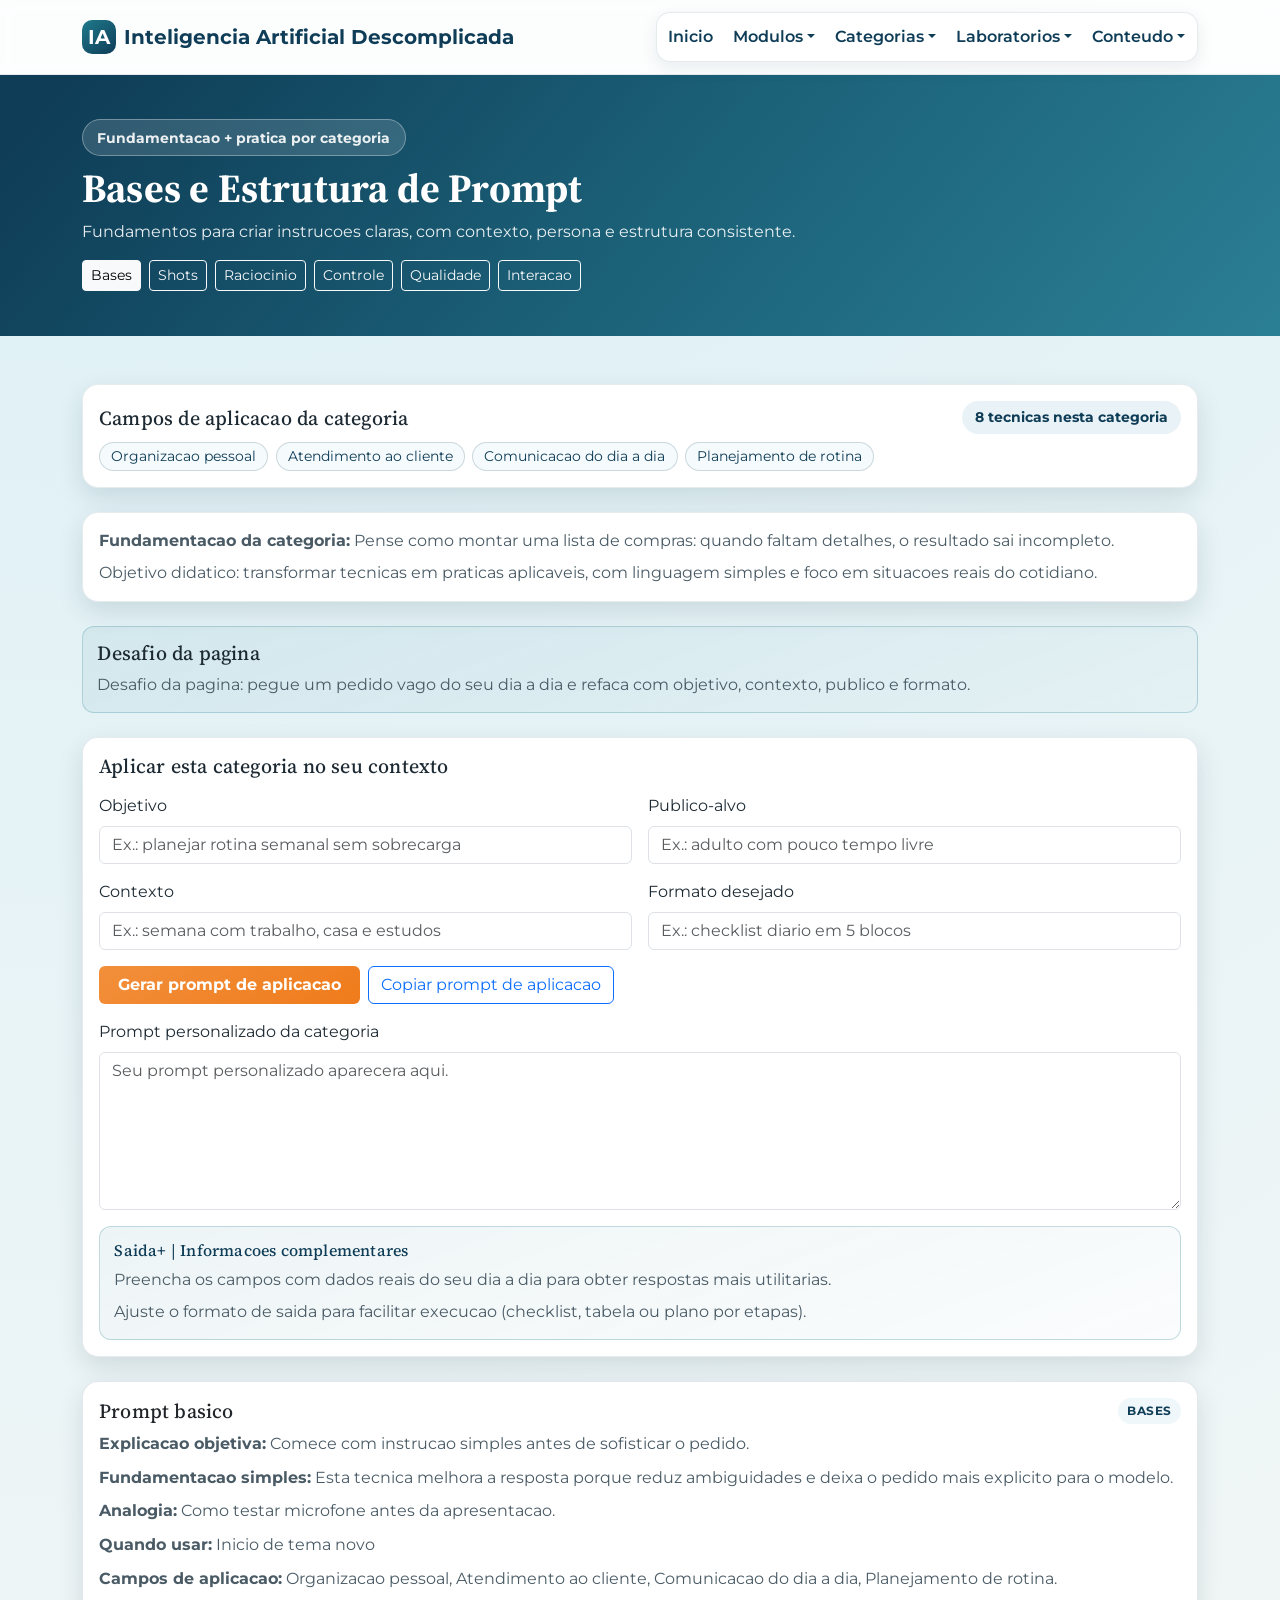
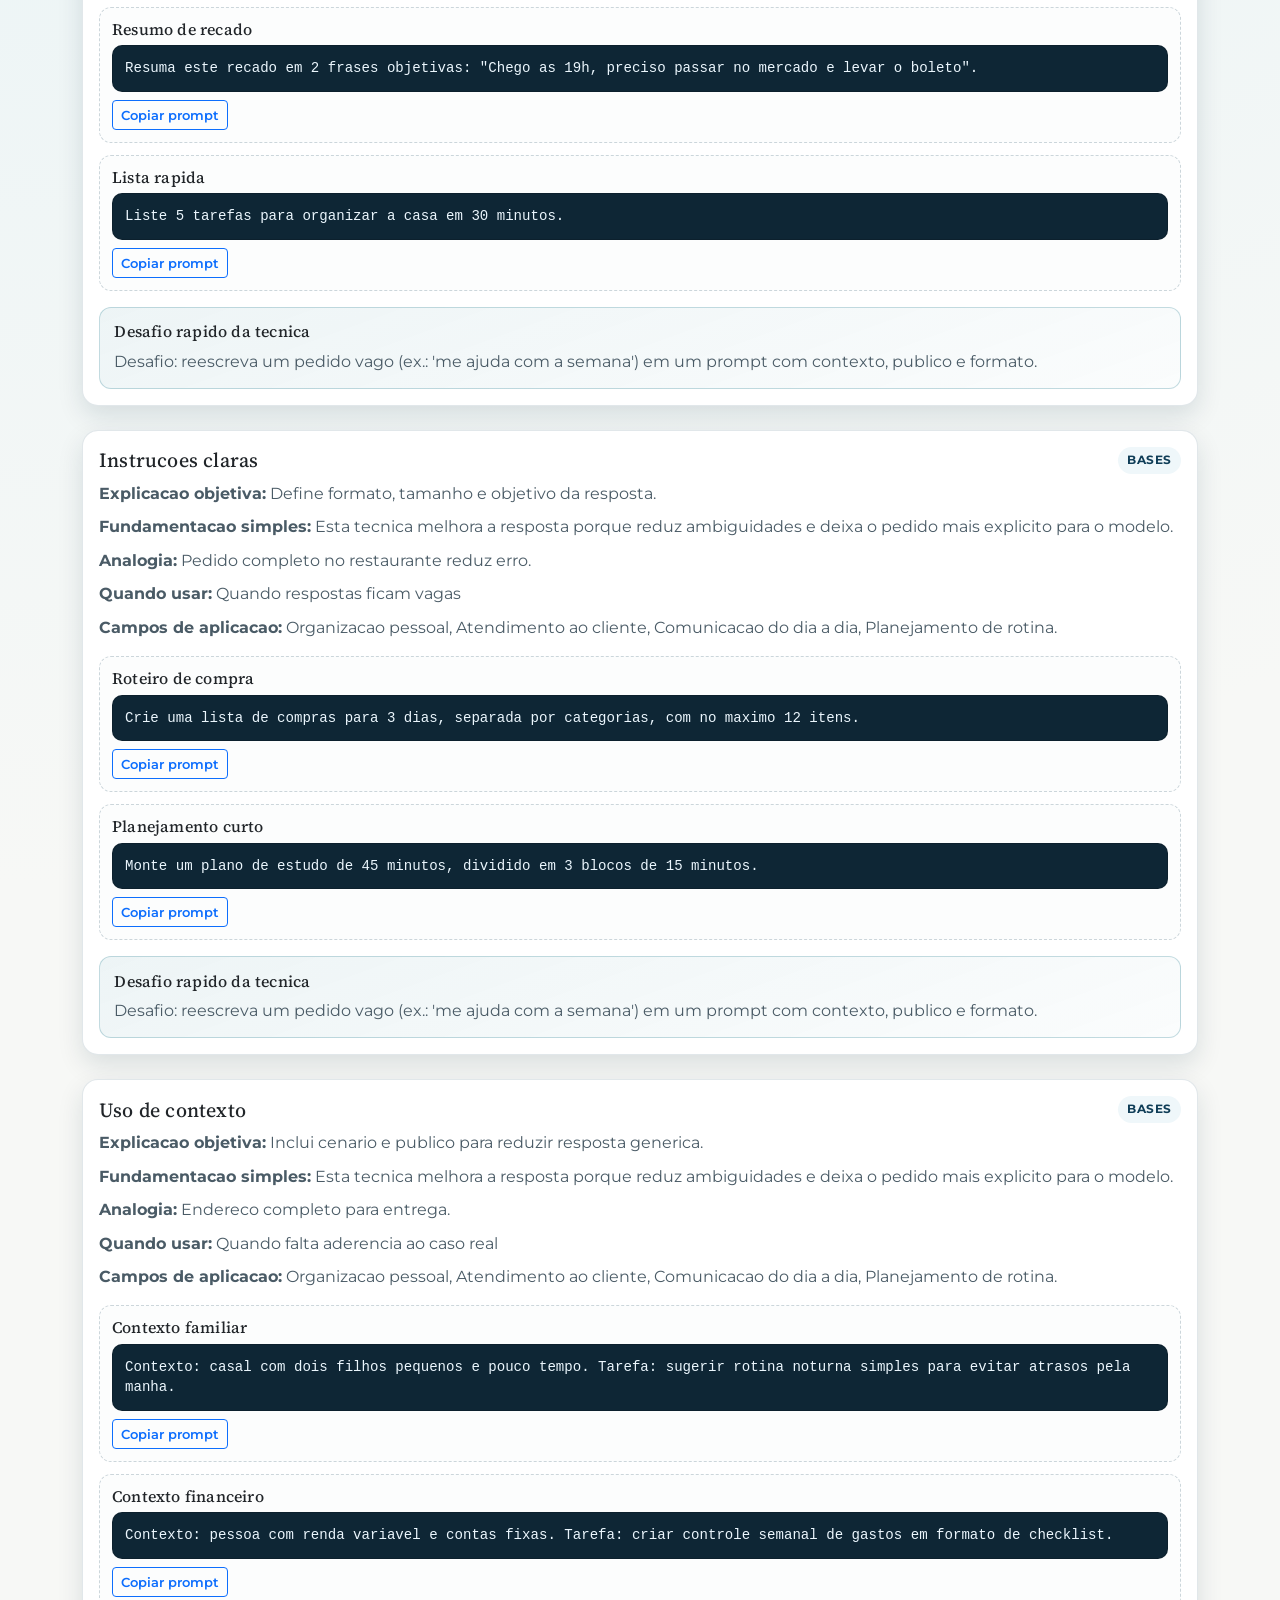
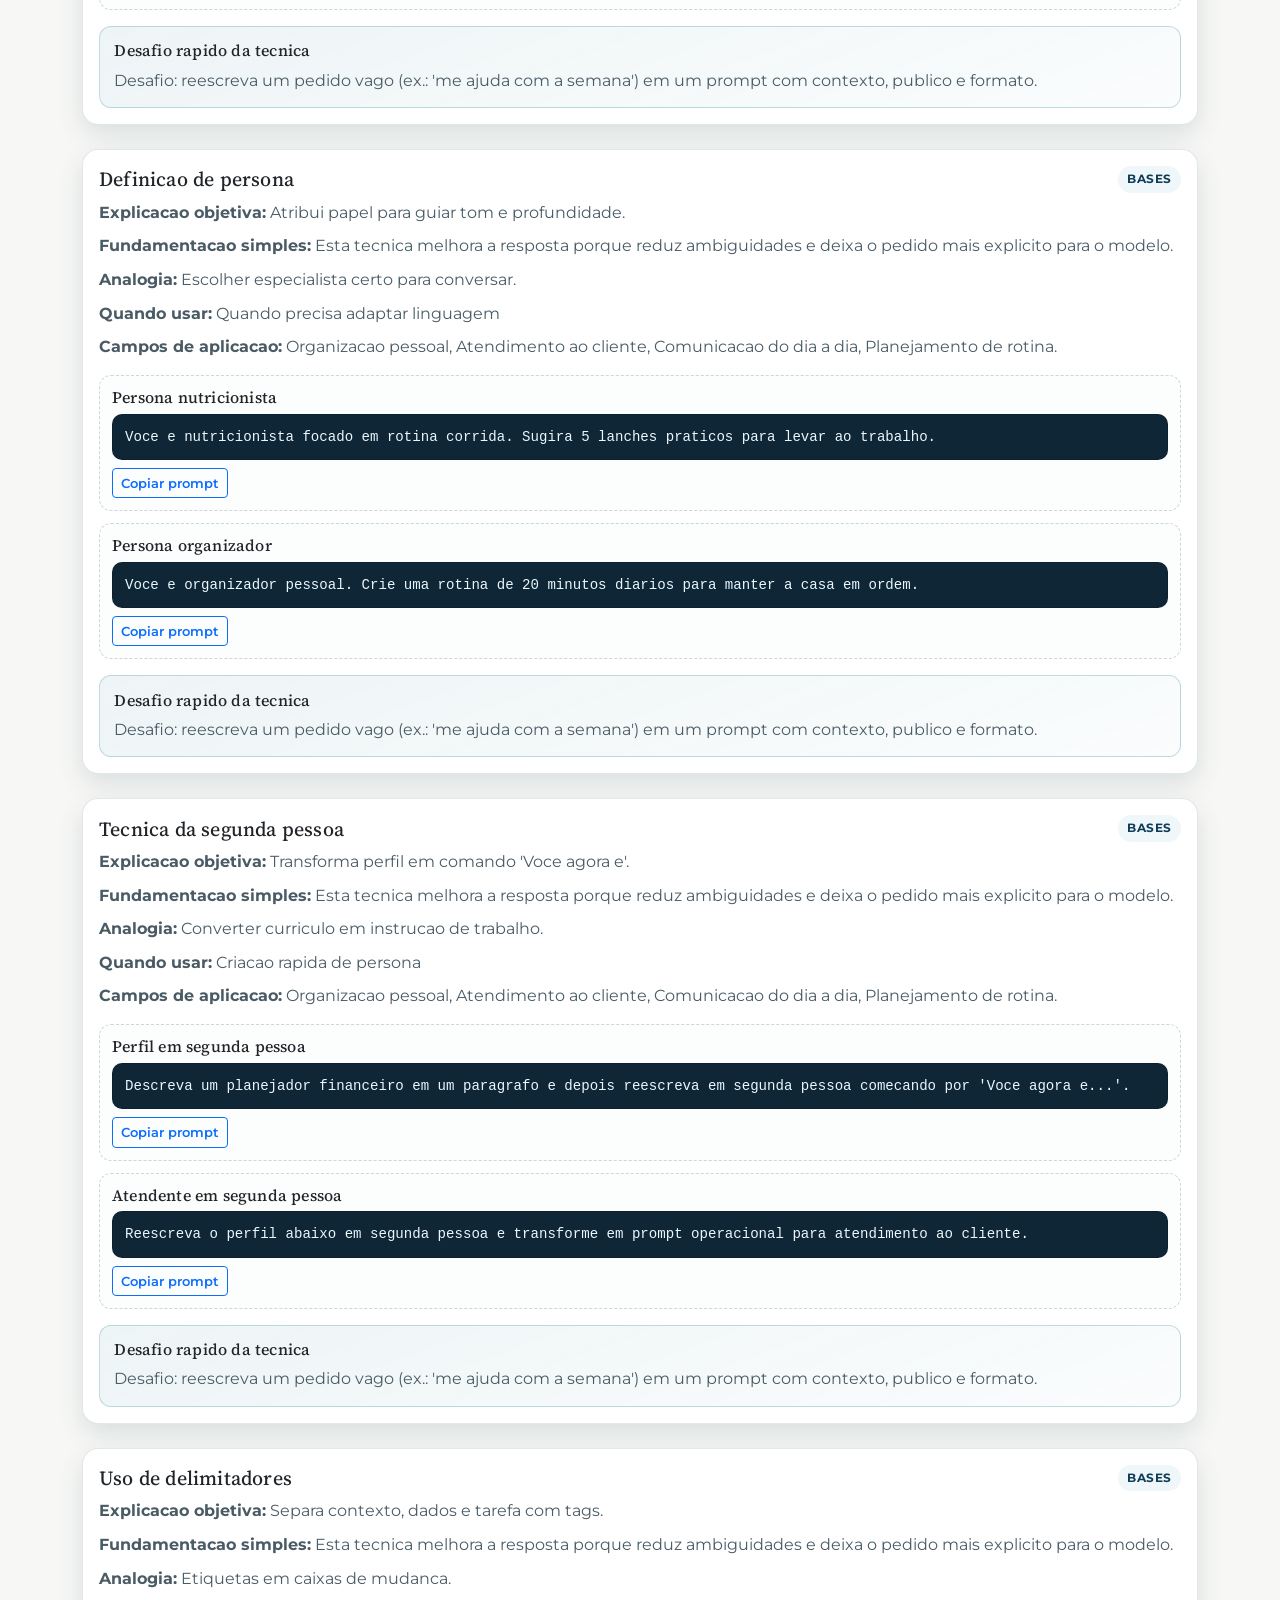
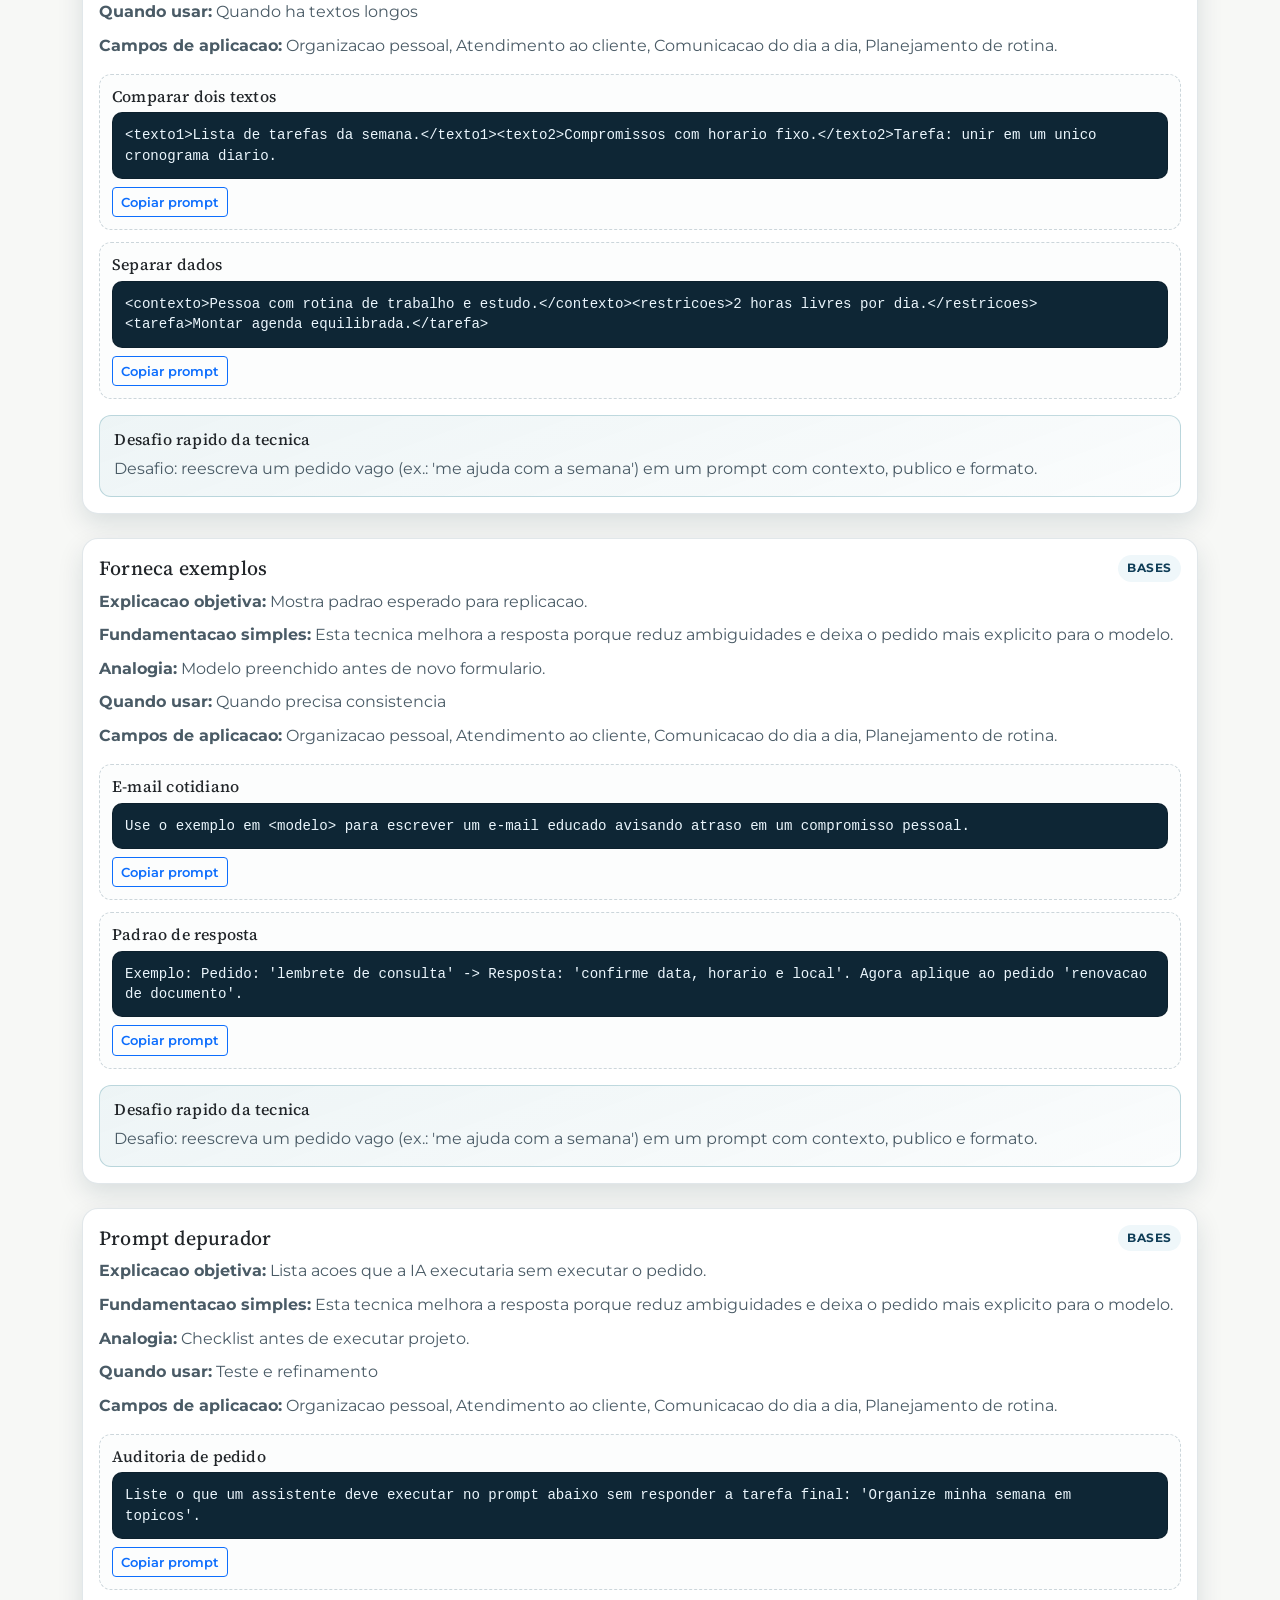
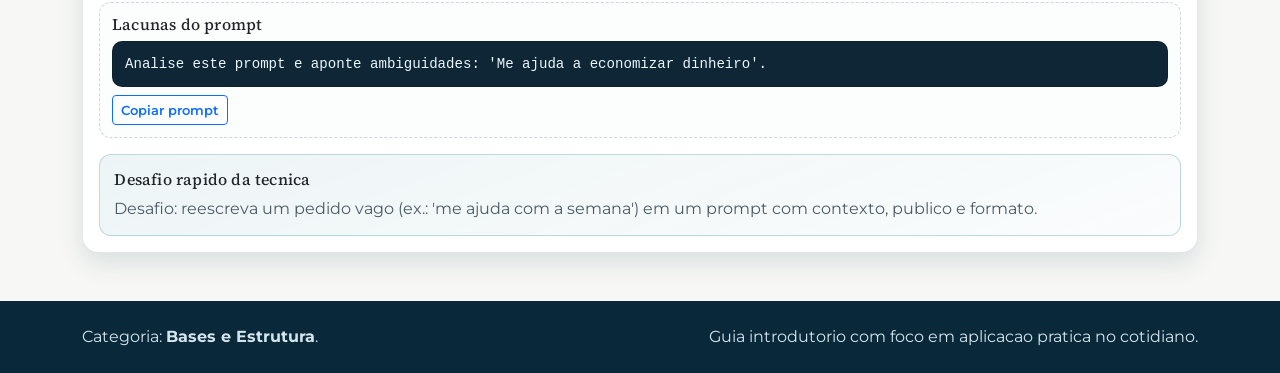
<file: categoria-bases.html>
<!DOCTYPE html>
<html lang="pt-BR">
<head>
  <meta charset="UTF-8" />
  <meta name="viewport" content="width=device-width, initial-scale=1.0" />
  <title>Bases e Estrutura | Inteligencia Artificial Descomplicada</title>
  <meta name="description" content="Guia de prompts da categoria bases e estrutura com fundamentacao, desafios e aplicacao no dia a dia." />

  <link rel="preconnect" href="https://fonts.googleapis.com" />
  <link rel="preconnect" href="https://fonts.gstatic.com" crossorigin />
  <link href="https://fonts.googleapis.com/css2?family=Montserrat:wght@400;500;600;700;800&family=Source+Serif+4:opsz,wght@8..60,400;8..60,600&display=swap" rel="stylesheet" />
  <link href="https://cdn.jsdelivr.net/npm/bootstrap@5.3.3/dist/css/bootstrap.min.css" rel="stylesheet" integrity="sha384-QWTKZyjpPEjISv5WaRU9OFeRpok6YctnYmDr5pNlyT2bRjXh0JMhjY6hW+ALEwIH" crossorigin="anonymous" />
  <link rel="stylesheet" href="css/estilos.css" />
</head>
<body data-categoria="bases">
  <nav class="navbar navbar-expand-xl barra-topo sticky-top" aria-label="Navegacao principal">
    <div class="container py-1">
      <a class="navbar-brand d-flex align-items-center gap-2" href="index.html">
        <span class="marca-icone">IA</span>
        <span class="marca-texto">Inteligencia Artificial Descomplicada</span>
      </a>
      <button class="navbar-toggler" type="button" data-bs-toggle="collapse" data-bs-target="#menuPrincipal" aria-controls="menuPrincipal" aria-expanded="false" aria-label="Abrir menu">
        <span class="navbar-toggler-icon"></span>
      </button>
      <div class="collapse navbar-collapse" id="menuPrincipal">
                <ul class="navbar-nav ms-auto mb-2 mb-lg-0 menu-principal">
          <li class="nav-item"><a class="nav-link" href="index.html#inicio">Inicio</a></li>
          <li class="nav-item dropdown">
            <a class="nav-link dropdown-toggle" href="#" role="button" data-bs-toggle="dropdown" aria-expanded="false">Modulos</a>
            <ul class="dropdown-menu menu-laboratorios">
              <li><a class="dropdown-item" href="index.html#modulos">Visao geral dos modulos</a></li>
              <li><a class="dropdown-item" href="index.html#fundamentos">Modulo 1 | Fundamentos</a></li>
              <li><a class="dropdown-item" href="index.html#tecnicas">Modulo 2 | Tecnicas</a></li>
              <li><a class="dropdown-item" href="index.html#gerador">Modulo 3 | Laboratorios</a></li>
              <li><a class="dropdown-item" href="index.html#boas-praticas">Modulo 4 | Uso consciente</a></li>
              <li><a class="dropdown-item" href="index.html#quiz-avaliativo">Modulo 5 | Quiz e revisao</a></li>
            </ul>
          </li>
          <li class="nav-item dropdown">
            <a class="nav-link dropdown-toggle" href="#" role="button" data-bs-toggle="dropdown" aria-expanded="false">Categorias</a>
            <ul class="dropdown-menu menu-laboratorios">
              <li><a class="dropdown-item" href="categoria-bases.html">Bases e estrutura</a></li>
              <li><a class="dropdown-item" href="categoria-shots.html">Tecnicas por shots</a></li>
              <li><a class="dropdown-item" href="categoria-raciocinio.html">Raciocinio e encadeamento</a></li>
              <li><a class="dropdown-item" href="categoria-controle.html">Niveis de controle</a></li>
              <li><a class="dropdown-item" href="categoria-qualidade.html">Qualidade e verificacao</a></li>
              <li><a class="dropdown-item" href="categoria-interacao.html">Interacao e metaprompts</a></li>
            </ul>
          </li>
          <li class="nav-item dropdown">
            <a class="nav-link dropdown-toggle" href="#" role="button" data-bs-toggle="dropdown" aria-expanded="false">Laboratorios</a>
            <ul class="dropdown-menu menu-laboratorios">
              <li><a class="dropdown-item" href="index.html#gerador">Laboratorio rapido</a></li>
              <li><a class="dropdown-item" href="index.html#debug-prompts">Debug de prompts</a></li>
              <li><a class="dropdown-item" href="index.html#interativo-avancado">Interativo avancado</a></li>
            </ul>
          </li>
          <li class="nav-item dropdown">
            <a class="nav-link dropdown-toggle" href="#" role="button" data-bs-toggle="dropdown" aria-expanded="false">Conteudo</a>
            <ul class="dropdown-menu menu-laboratorios">
              <li><a class="dropdown-item" href="como-ia-funciona.html">Como a IA funciona</a></li>
              <li><a class="dropdown-item" href="glossario-ia.html">Glossario de IA</a></li>
              <li><a class="dropdown-item" href="index.html#resumo-principal">Resumo dos pontos principais</a></li>
              <li><a class="dropdown-item" href="index.html#recursos">Recursos complementares</a></li>
            </ul>
          </li>
        </ul>
      </div>
    </div>
  </nav>

  <header class="cabecalho-categoria">
    <div class="container">
      <p class="etiqueta mb-2">Fundamentacao + pratica por categoria</p>
      <h1 class="display-6 fw-bold mb-2" id="tituloCategoria">Bases e Estrutura</h1>
      <p class="mb-3" id="descricaoCategoria"></p>
      <div class="d-flex flex-wrap gap-2">
            <a href="categoria-bases.html" class="btn btn-sm btn-light">Bases</a>
            <a href="categoria-shots.html" class="btn btn-sm btn-outline-light">Shots</a>
            <a href="categoria-raciocinio.html" class="btn btn-sm btn-outline-light">Raciocinio</a>
            <a href="categoria-controle.html" class="btn btn-sm btn-outline-light">Controle</a>
            <a href="categoria-qualidade.html" class="btn btn-sm btn-outline-light">Qualidade</a>
            <a href="categoria-interacao.html" class="btn btn-sm btn-outline-light">Interacao</a>
      </div>
    </div>
  </header>

  <main class="py-5">
    <section class="container">
      <div class="resumo-categoria mb-4">
        <div class="d-flex flex-wrap justify-content-between align-items-center gap-2 mb-2">
          <h2 class="h5 mb-0">Campos de aplicacao da categoria</h2>
          <span class="selo-total" id="contadorPromptsCategoria">0 tecnicas nesta categoria</span>
        </div>
        <ul class="lista-campos-aplicacao" id="listaCamposCategoria"></ul>
      </div>

      <div class="resumo-categoria mb-4" id="fundamentacaoCategoria"></div>

      <div class="caixa-saida-mais mb-4">
        <h2 class="h5 mb-2">Desafio da pagina</h2>
        <p class="mb-0" id="desafioCategoriaPagina">Carregando desafio...</p>
      </div>

      <div class="resumo-categoria mb-4">
        <h2 class="h5 mb-3">Aplicar esta categoria no seu contexto</h2>
        <form id="formularioAplicacaoCategoria" class="row g-3" novalidate>
          <div class="col-md-6">
            <label for="campoObjetivoAplicacao" class="form-label">Objetivo</label>
            <input type="text" id="campoObjetivoAplicacao" class="form-control" placeholder="Ex.: planejar rotina semanal sem sobrecarga" />
          </div>
          <div class="col-md-6">
            <label for="campoPublicoAplicacao" class="form-label">Publico-alvo</label>
            <input type="text" id="campoPublicoAplicacao" class="form-control" placeholder="Ex.: adulto com pouco tempo livre" />
          </div>
          <div class="col-md-6">
            <label for="campoContextoAplicacao" class="form-label">Contexto</label>
            <input type="text" id="campoContextoAplicacao" class="form-control" placeholder="Ex.: semana com trabalho, casa e estudos" />
          </div>
          <div class="col-md-6">
            <label for="campoFormatoAplicacao" class="form-label">Formato desejado</label>
            <input type="text" id="campoFormatoAplicacao" class="form-control" placeholder="Ex.: checklist diario em 5 blocos" />
          </div>
          <div class="col-12 d-flex flex-wrap gap-2">
            <button type="submit" class="btn btn-ia">Gerar prompt de aplicacao</button>
            <button type="button" id="botaoCopiarAplicacaoCategoria" class="btn btn-outline-primary">Copiar prompt de aplicacao</button>
          </div>
        </form>
        <div class="mt-3">
          <label class="form-label" for="saidaAplicacaoCategoria">Prompt personalizado da categoria</label>
          <textarea id="saidaAplicacaoCategoria" class="form-control" rows="6" placeholder="Seu prompt personalizado aparecera aqui."></textarea>
        </div>
        <div class="caixa-saida-mais mt-3" id="saidaMaisAplicacaoCategoria">
          <h3 class="h6 mb-2">Saida+ | Informacoes complementares</h3>
          <p class="mb-2">Preencha os campos com dados reais do seu dia a dia para obter respostas mais utilitarias.</p>
          <p class="mb-0">Ajuste o formato de saida para facilitar execucao (checklist, tabela ou plano por etapas).</p>
        </div>
      </div>

      <div class="row g-4" id="gradeCategoria"></div>
    </section>
  </main>

  <footer class="rodape py-4">
    <div class="container d-flex flex-column flex-lg-row justify-content-between gap-2">
      <p class="mb-0">Categoria: <strong>Bases e Estrutura</strong>.</p>
      <p class="mb-0">Guia introdutorio com foco em aplicacao pratica no cotidiano.</p>
    </div>
  </footer>

  <div class="toast-container position-fixed bottom-0 end-0 p-3">
    <div id="toastCopia" class="toast align-items-center texto-bg-sucesso border-0" role="status" aria-live="polite" aria-atomic="true">
      <div class="d-flex">
        <div class="toast-body" id="mensagemToast">Prompt copiado.</div>
        <button type="button" class="btn-close btn-close-white me-2 m-auto" data-bs-dismiss="toast" aria-label="Fechar"></button>
      </div>
    </div>
  </div>

  <script src="https://cdn.jsdelivr.net/npm/bootstrap@5.3.3/dist/js/bootstrap.bundle.min.js" integrity="sha384-YvpcrYf0tY3lHB60NNkmXc5s9fDVZLESaAA55NDzOxhy9GkcIdslK1eN7N6jIeHz" crossorigin="anonymous"></script>
  <script src="js/script.js"></script>
  <script src="js/paginas-categorias.js"></script>
</body>
</html>
</file>
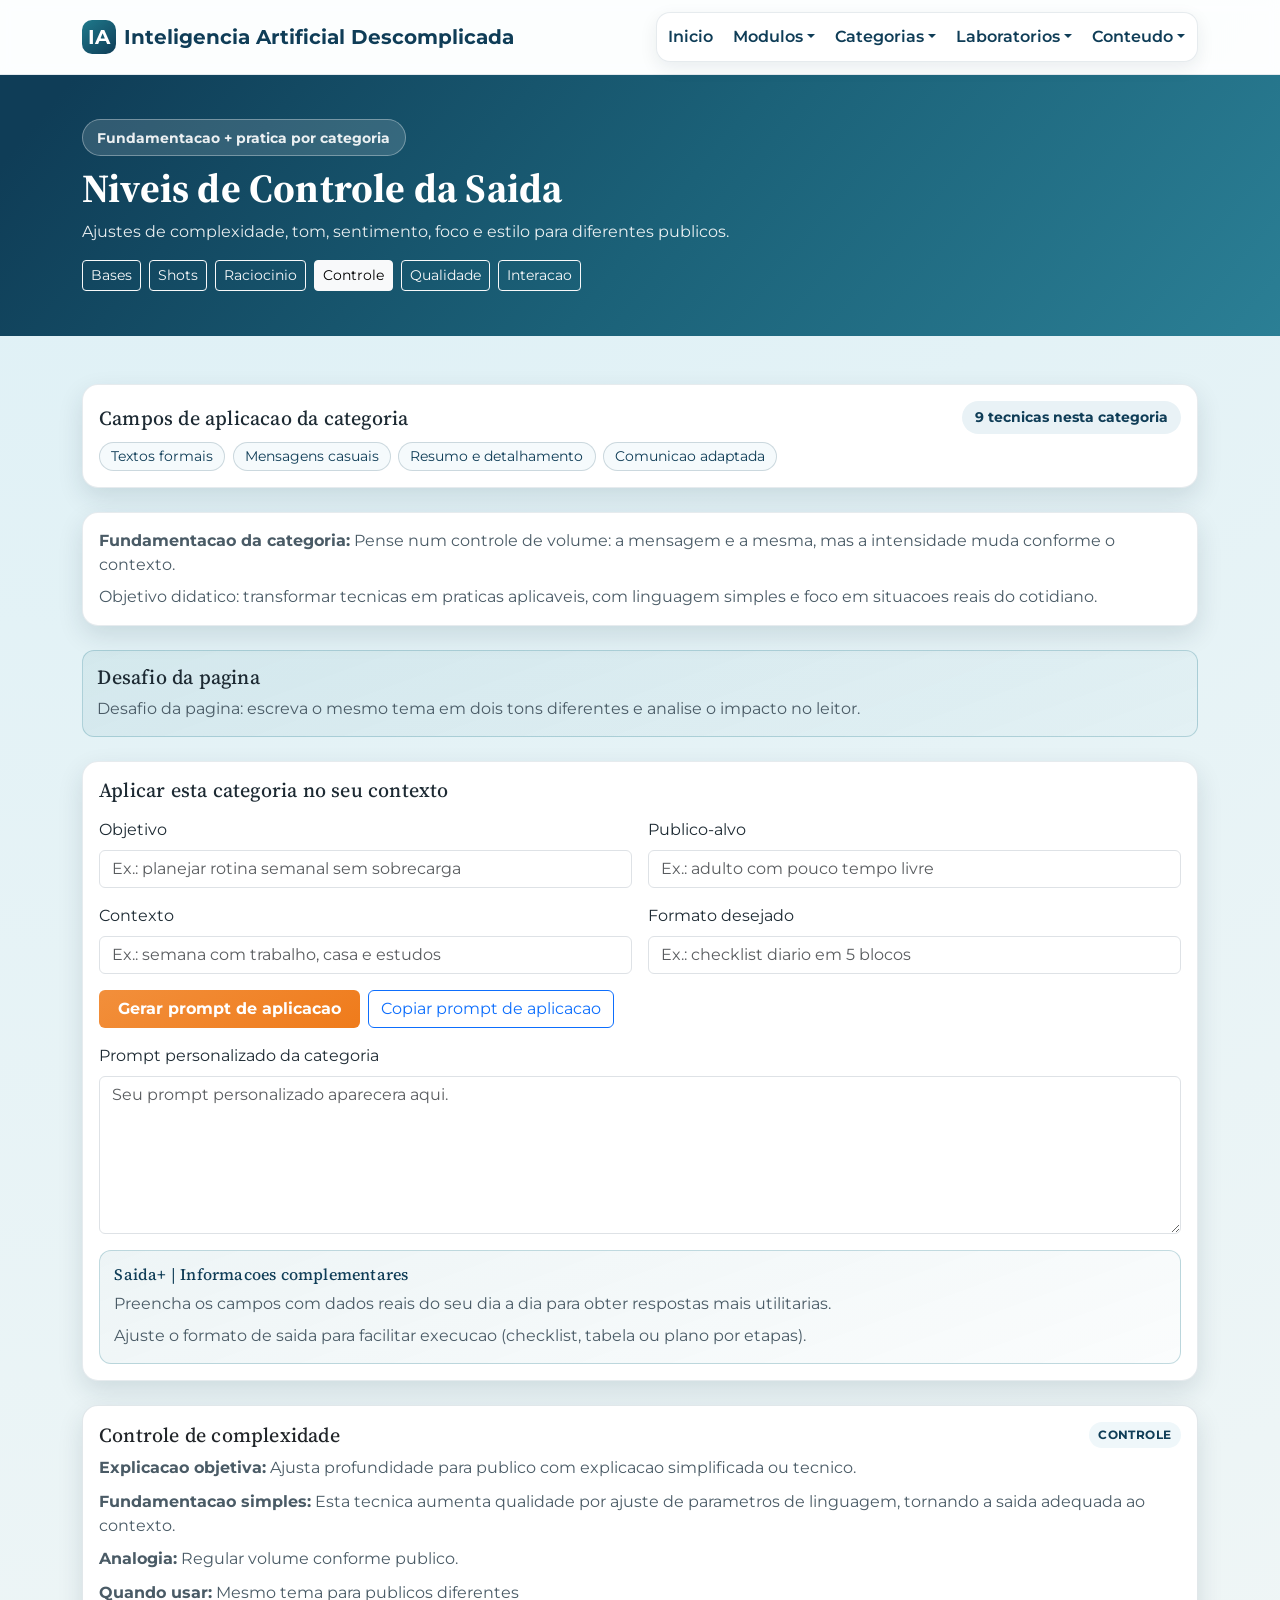
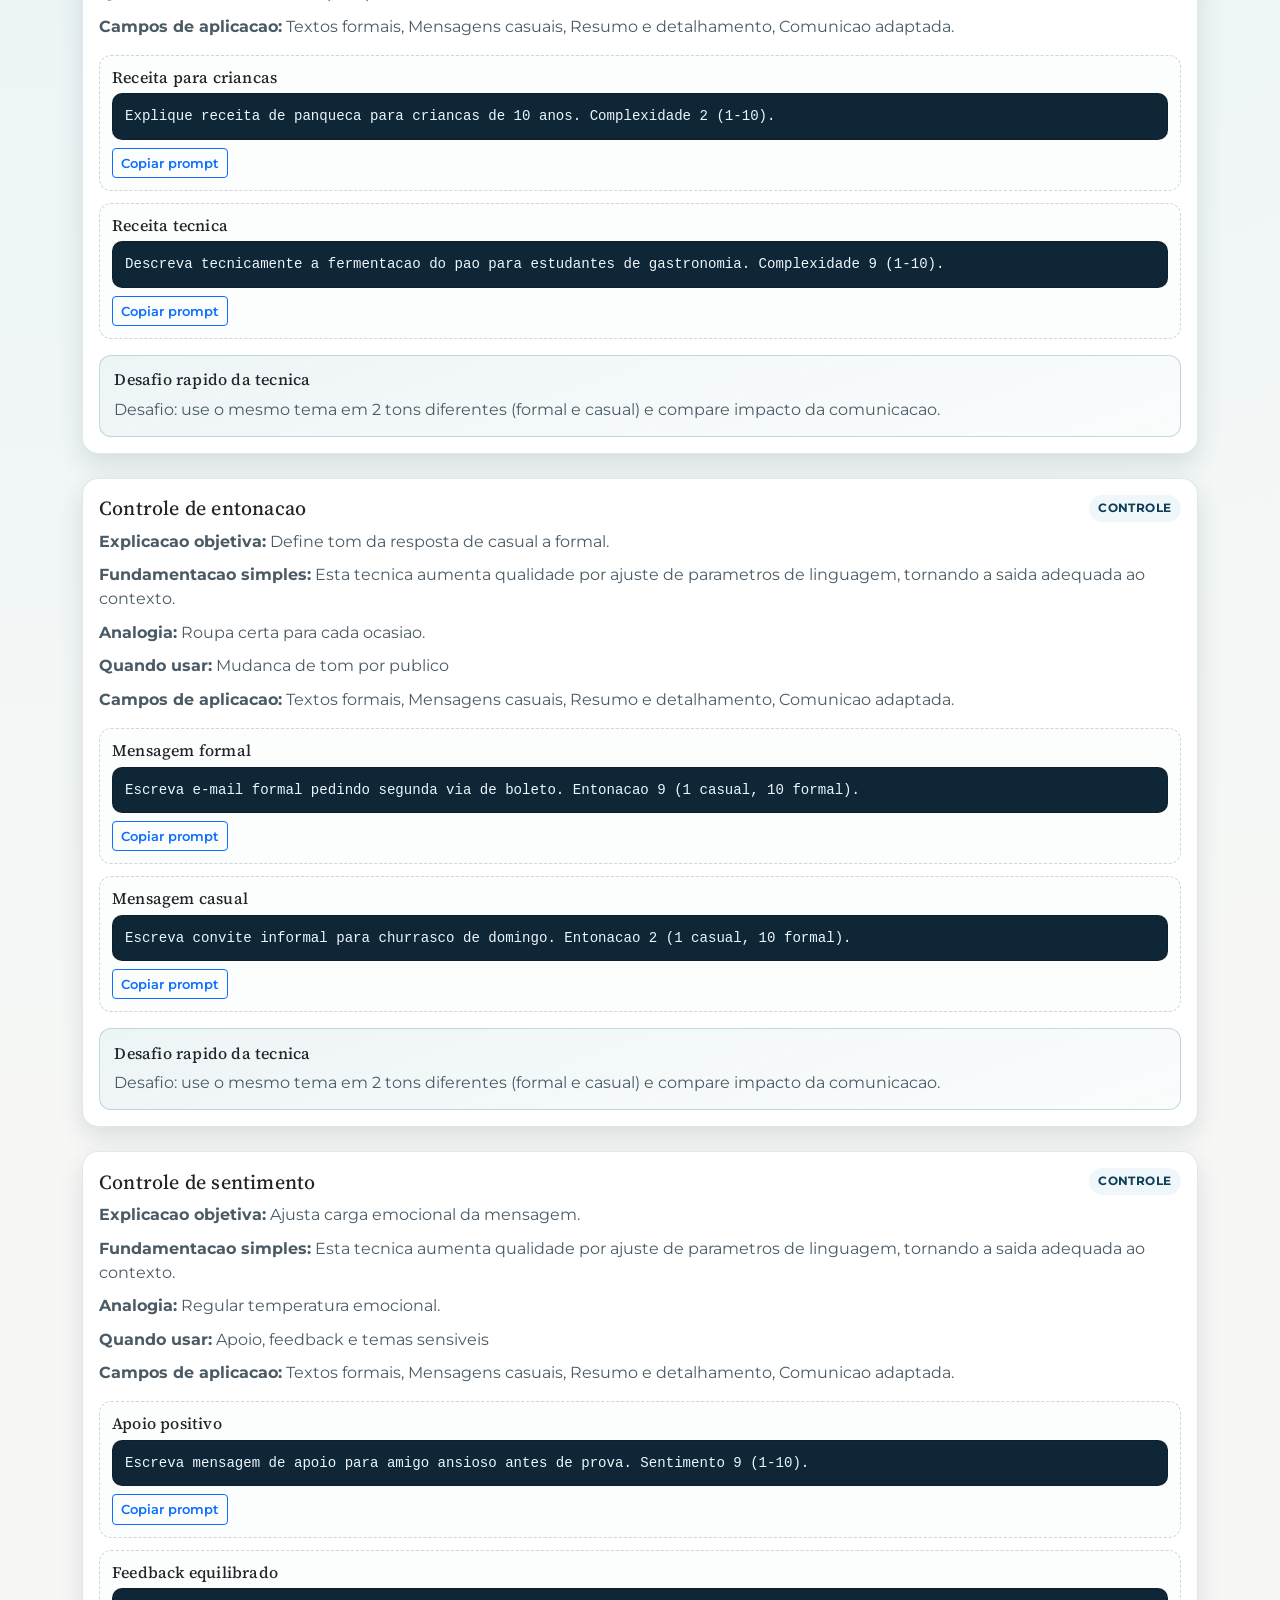
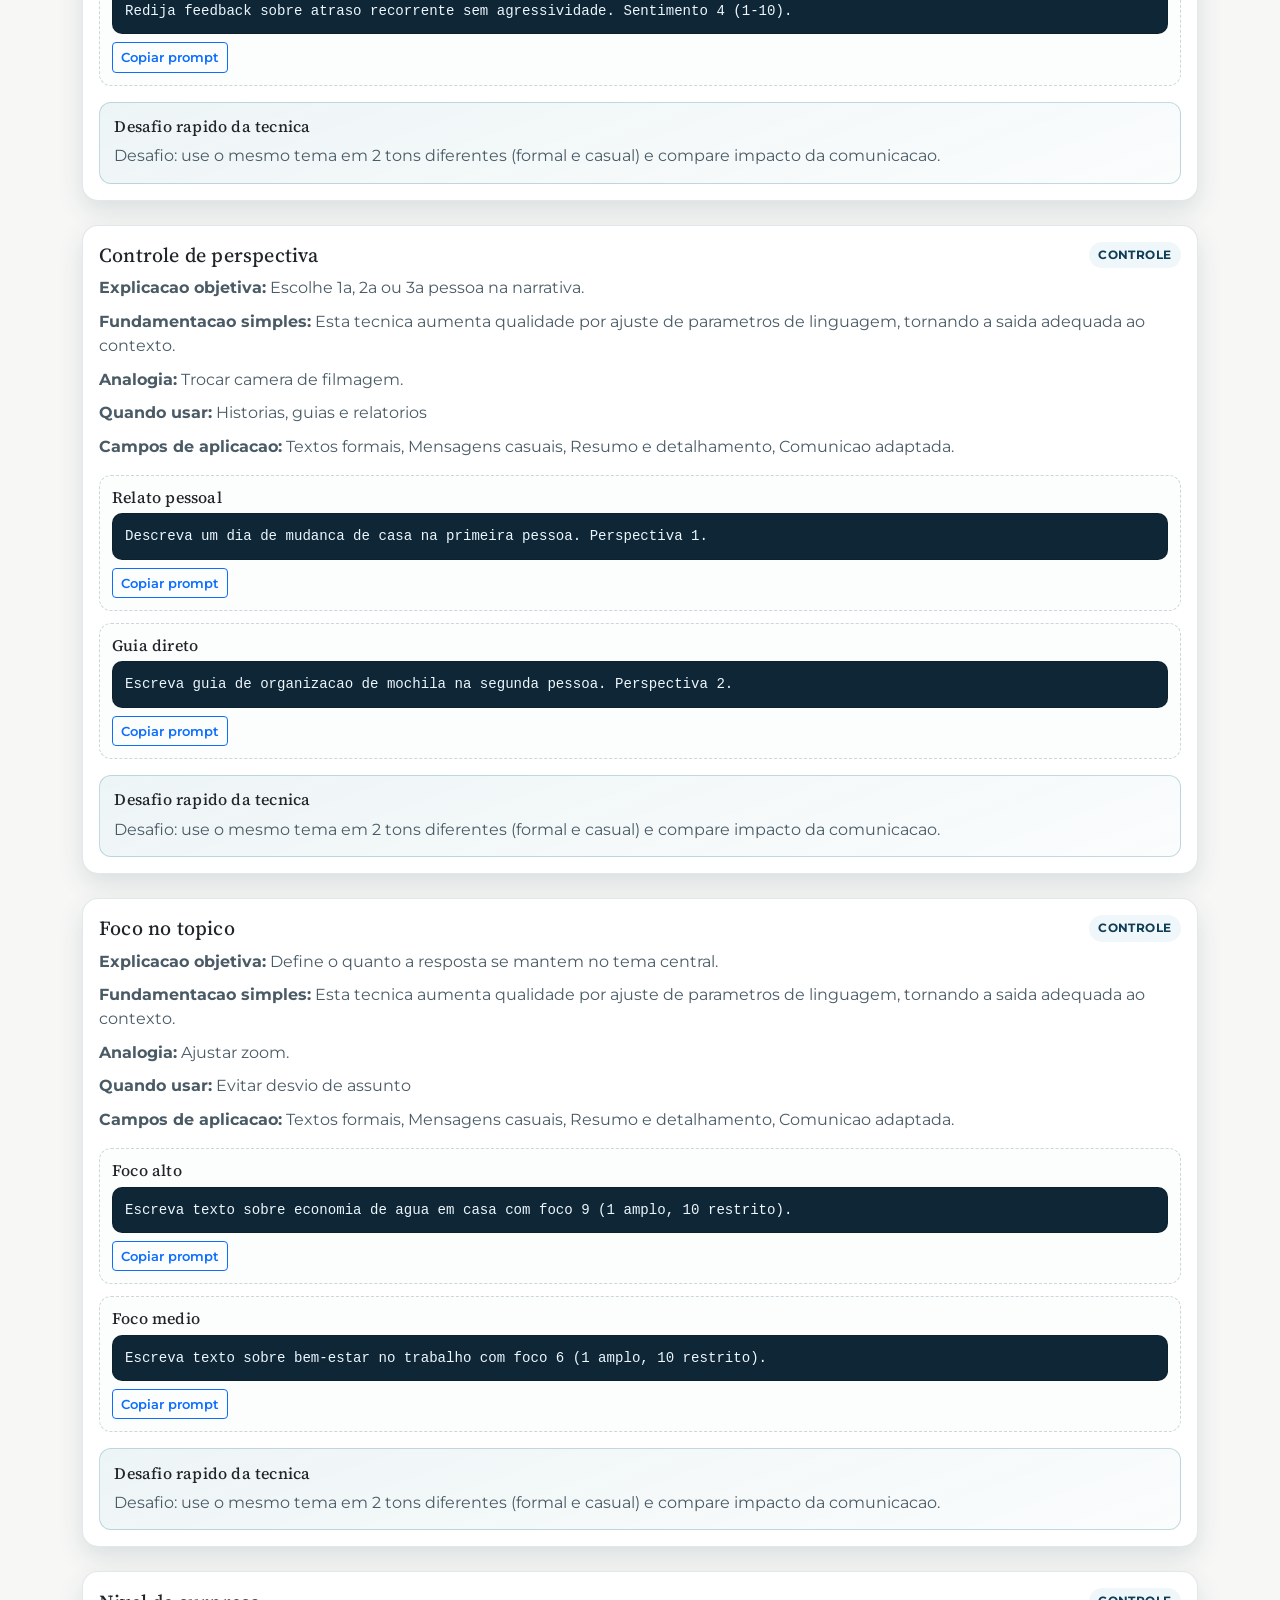
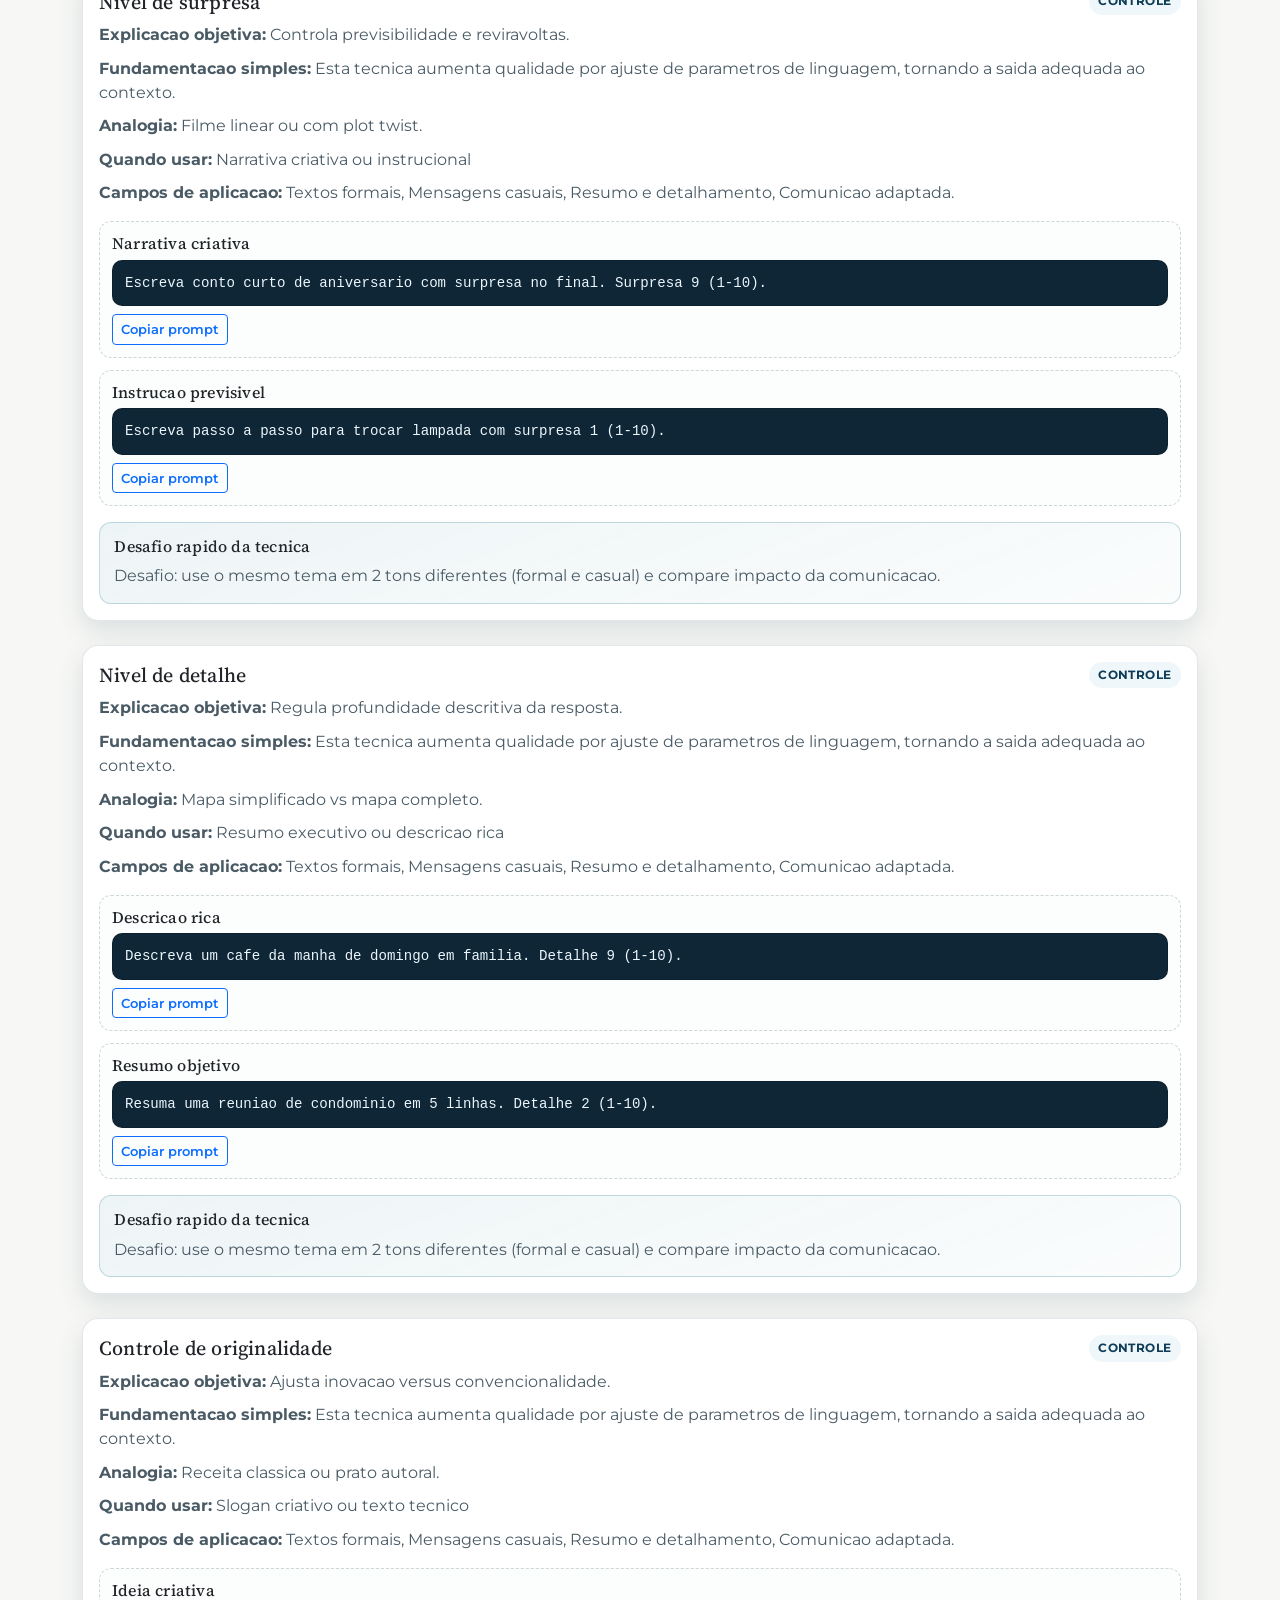
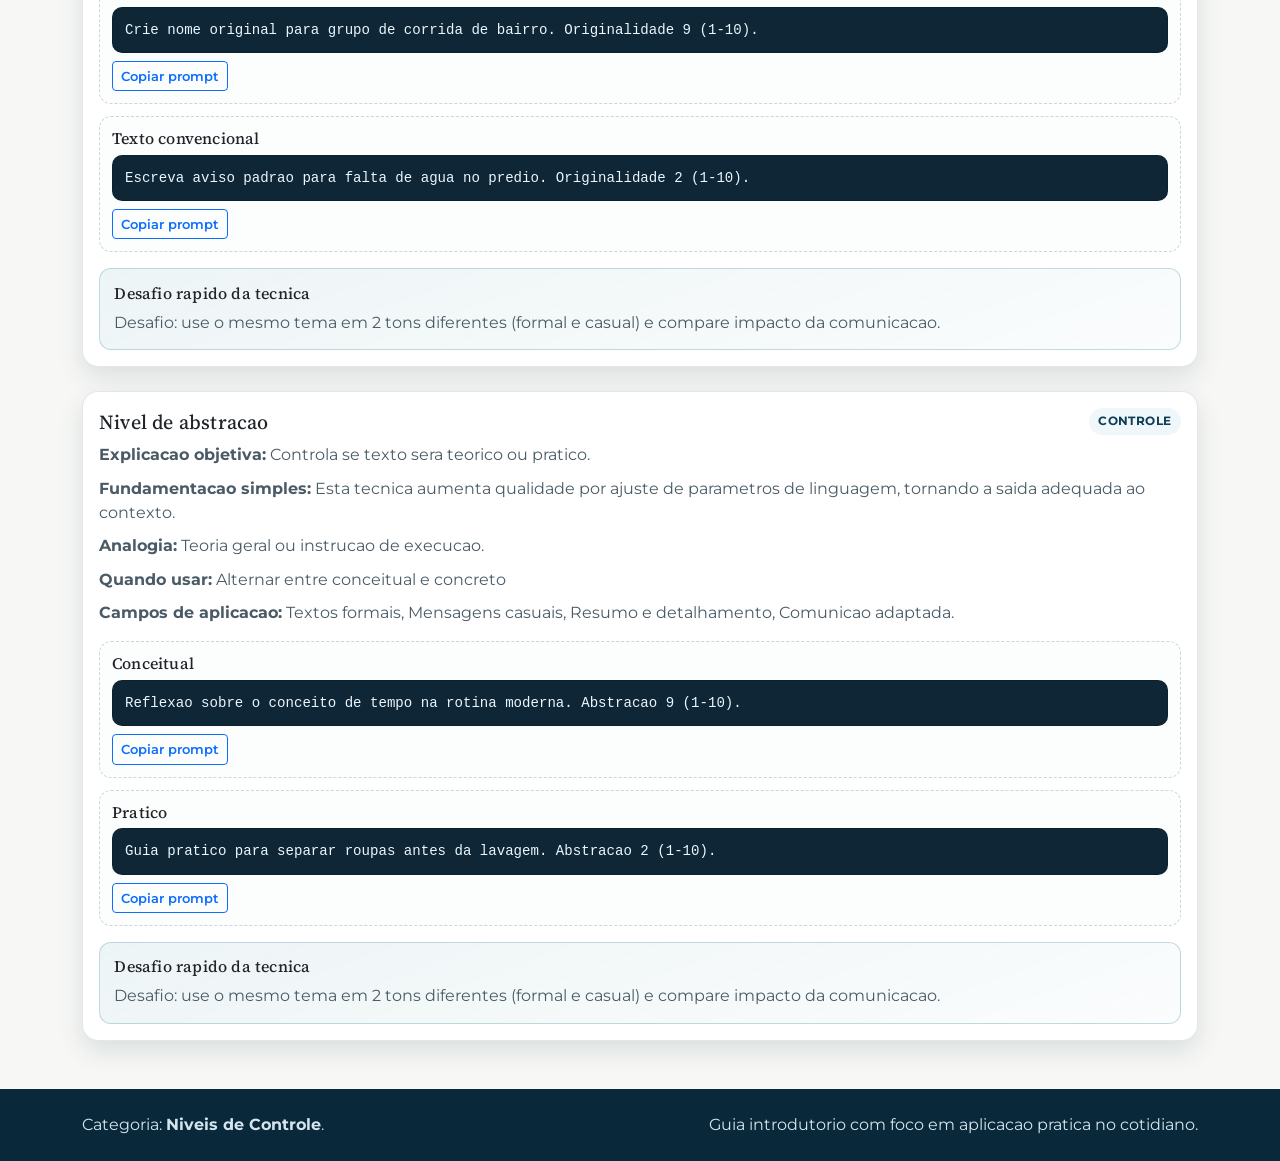
<file: categoria-controle.html>
<!DOCTYPE html>
<html lang="pt-BR">
<head>
  <meta charset="UTF-8" />
  <meta name="viewport" content="width=device-width, initial-scale=1.0" />
  <title>Niveis de Controle | Inteligencia Artificial Descomplicada</title>
  <meta name="description" content="Guia de prompts da categoria niveis de controle com fundamentacao, desafios e aplicacao no dia a dia." />

  <link rel="preconnect" href="https://fonts.googleapis.com" />
  <link rel="preconnect" href="https://fonts.gstatic.com" crossorigin />
  <link href="https://fonts.googleapis.com/css2?family=Montserrat:wght@400;500;600;700;800&family=Source+Serif+4:opsz,wght@8..60,400;8..60,600&display=swap" rel="stylesheet" />
  <link href="https://cdn.jsdelivr.net/npm/bootstrap@5.3.3/dist/css/bootstrap.min.css" rel="stylesheet" integrity="sha384-QWTKZyjpPEjISv5WaRU9OFeRpok6YctnYmDr5pNlyT2bRjXh0JMhjY6hW+ALEwIH" crossorigin="anonymous" />
  <link rel="stylesheet" href="css/estilos.css" />
</head>
<body data-categoria="controle">
  <nav class="navbar navbar-expand-xl barra-topo sticky-top" aria-label="Navegacao principal">
    <div class="container py-1">
      <a class="navbar-brand d-flex align-items-center gap-2" href="index.html">
        <span class="marca-icone">IA</span>
        <span class="marca-texto">Inteligencia Artificial Descomplicada</span>
      </a>
      <button class="navbar-toggler" type="button" data-bs-toggle="collapse" data-bs-target="#menuPrincipal" aria-controls="menuPrincipal" aria-expanded="false" aria-label="Abrir menu">
        <span class="navbar-toggler-icon"></span>
      </button>
      <div class="collapse navbar-collapse" id="menuPrincipal">
                <ul class="navbar-nav ms-auto mb-2 mb-lg-0 menu-principal">
          <li class="nav-item"><a class="nav-link" href="index.html#inicio">Inicio</a></li>
          <li class="nav-item dropdown">
            <a class="nav-link dropdown-toggle" href="#" role="button" data-bs-toggle="dropdown" aria-expanded="false">Modulos</a>
            <ul class="dropdown-menu menu-laboratorios">
              <li><a class="dropdown-item" href="index.html#modulos">Visao geral dos modulos</a></li>
              <li><a class="dropdown-item" href="index.html#fundamentos">Modulo 1 | Fundamentos</a></li>
              <li><a class="dropdown-item" href="index.html#tecnicas">Modulo 2 | Tecnicas</a></li>
              <li><a class="dropdown-item" href="index.html#gerador">Modulo 3 | Laboratorios</a></li>
              <li><a class="dropdown-item" href="index.html#boas-praticas">Modulo 4 | Uso consciente</a></li>
              <li><a class="dropdown-item" href="index.html#quiz-avaliativo">Modulo 5 | Quiz e revisao</a></li>
            </ul>
          </li>
          <li class="nav-item dropdown">
            <a class="nav-link dropdown-toggle" href="#" role="button" data-bs-toggle="dropdown" aria-expanded="false">Categorias</a>
            <ul class="dropdown-menu menu-laboratorios">
              <li><a class="dropdown-item" href="categoria-bases.html">Bases e estrutura</a></li>
              <li><a class="dropdown-item" href="categoria-shots.html">Tecnicas por shots</a></li>
              <li><a class="dropdown-item" href="categoria-raciocinio.html">Raciocinio e encadeamento</a></li>
              <li><a class="dropdown-item" href="categoria-controle.html">Niveis de controle</a></li>
              <li><a class="dropdown-item" href="categoria-qualidade.html">Qualidade e verificacao</a></li>
              <li><a class="dropdown-item" href="categoria-interacao.html">Interacao e metaprompts</a></li>
            </ul>
          </li>
          <li class="nav-item dropdown">
            <a class="nav-link dropdown-toggle" href="#" role="button" data-bs-toggle="dropdown" aria-expanded="false">Laboratorios</a>
            <ul class="dropdown-menu menu-laboratorios">
              <li><a class="dropdown-item" href="index.html#gerador">Laboratorio rapido</a></li>
              <li><a class="dropdown-item" href="index.html#debug-prompts">Debug de prompts</a></li>
              <li><a class="dropdown-item" href="index.html#interativo-avancado">Interativo avancado</a></li>
            </ul>
          </li>
          <li class="nav-item dropdown">
            <a class="nav-link dropdown-toggle" href="#" role="button" data-bs-toggle="dropdown" aria-expanded="false">Conteudo</a>
            <ul class="dropdown-menu menu-laboratorios">
              <li><a class="dropdown-item" href="como-ia-funciona.html">Como a IA funciona</a></li>
              <li><a class="dropdown-item" href="glossario-ia.html">Glossario de IA</a></li>
              <li><a class="dropdown-item" href="index.html#resumo-principal">Resumo dos pontos principais</a></li>
              <li><a class="dropdown-item" href="index.html#recursos">Recursos complementares</a></li>
            </ul>
          </li>
        </ul>
      </div>
    </div>
  </nav>

  <header class="cabecalho-categoria">
    <div class="container">
      <p class="etiqueta mb-2">Fundamentacao + pratica por categoria</p>
      <h1 class="display-6 fw-bold mb-2" id="tituloCategoria">Niveis de Controle</h1>
      <p class="mb-3" id="descricaoCategoria"></p>
      <div class="d-flex flex-wrap gap-2">
            <a href="categoria-bases.html" class="btn btn-sm btn-outline-light">Bases</a>
            <a href="categoria-shots.html" class="btn btn-sm btn-outline-light">Shots</a>
            <a href="categoria-raciocinio.html" class="btn btn-sm btn-outline-light">Raciocinio</a>
            <a href="categoria-controle.html" class="btn btn-sm btn-light">Controle</a>
            <a href="categoria-qualidade.html" class="btn btn-sm btn-outline-light">Qualidade</a>
            <a href="categoria-interacao.html" class="btn btn-sm btn-outline-light">Interacao</a>
      </div>
    </div>
  </header>

  <main class="py-5">
    <section class="container">
      <div class="resumo-categoria mb-4">
        <div class="d-flex flex-wrap justify-content-between align-items-center gap-2 mb-2">
          <h2 class="h5 mb-0">Campos de aplicacao da categoria</h2>
          <span class="selo-total" id="contadorPromptsCategoria">0 tecnicas nesta categoria</span>
        </div>
        <ul class="lista-campos-aplicacao" id="listaCamposCategoria"></ul>
      </div>

      <div class="resumo-categoria mb-4" id="fundamentacaoCategoria"></div>

      <div class="caixa-saida-mais mb-4">
        <h2 class="h5 mb-2">Desafio da pagina</h2>
        <p class="mb-0" id="desafioCategoriaPagina">Carregando desafio...</p>
      </div>

      <div class="resumo-categoria mb-4">
        <h2 class="h5 mb-3">Aplicar esta categoria no seu contexto</h2>
        <form id="formularioAplicacaoCategoria" class="row g-3" novalidate>
          <div class="col-md-6">
            <label for="campoObjetivoAplicacao" class="form-label">Objetivo</label>
            <input type="text" id="campoObjetivoAplicacao" class="form-control" placeholder="Ex.: planejar rotina semanal sem sobrecarga" />
          </div>
          <div class="col-md-6">
            <label for="campoPublicoAplicacao" class="form-label">Publico-alvo</label>
            <input type="text" id="campoPublicoAplicacao" class="form-control" placeholder="Ex.: adulto com pouco tempo livre" />
          </div>
          <div class="col-md-6">
            <label for="campoContextoAplicacao" class="form-label">Contexto</label>
            <input type="text" id="campoContextoAplicacao" class="form-control" placeholder="Ex.: semana com trabalho, casa e estudos" />
          </div>
          <div class="col-md-6">
            <label for="campoFormatoAplicacao" class="form-label">Formato desejado</label>
            <input type="text" id="campoFormatoAplicacao" class="form-control" placeholder="Ex.: checklist diario em 5 blocos" />
          </div>
          <div class="col-12 d-flex flex-wrap gap-2">
            <button type="submit" class="btn btn-ia">Gerar prompt de aplicacao</button>
            <button type="button" id="botaoCopiarAplicacaoCategoria" class="btn btn-outline-primary">Copiar prompt de aplicacao</button>
          </div>
        </form>
        <div class="mt-3">
          <label class="form-label" for="saidaAplicacaoCategoria">Prompt personalizado da categoria</label>
          <textarea id="saidaAplicacaoCategoria" class="form-control" rows="6" placeholder="Seu prompt personalizado aparecera aqui."></textarea>
        </div>
        <div class="caixa-saida-mais mt-3" id="saidaMaisAplicacaoCategoria">
          <h3 class="h6 mb-2">Saida+ | Informacoes complementares</h3>
          <p class="mb-2">Preencha os campos com dados reais do seu dia a dia para obter respostas mais utilitarias.</p>
          <p class="mb-0">Ajuste o formato de saida para facilitar execucao (checklist, tabela ou plano por etapas).</p>
        </div>
      </div>

      <div class="row g-4" id="gradeCategoria"></div>
    </section>
  </main>

  <footer class="rodape py-4">
    <div class="container d-flex flex-column flex-lg-row justify-content-between gap-2">
      <p class="mb-0">Categoria: <strong>Niveis de Controle</strong>.</p>
      <p class="mb-0">Guia introdutorio com foco em aplicacao pratica no cotidiano.</p>
    </div>
  </footer>

  <div class="toast-container position-fixed bottom-0 end-0 p-3">
    <div id="toastCopia" class="toast align-items-center texto-bg-sucesso border-0" role="status" aria-live="polite" aria-atomic="true">
      <div class="d-flex">
        <div class="toast-body" id="mensagemToast">Prompt copiado.</div>
        <button type="button" class="btn-close btn-close-white me-2 m-auto" data-bs-dismiss="toast" aria-label="Fechar"></button>
      </div>
    </div>
  </div>

  <script src="https://cdn.jsdelivr.net/npm/bootstrap@5.3.3/dist/js/bootstrap.bundle.min.js" integrity="sha384-YvpcrYf0tY3lHB60NNkmXc5s9fDVZLESaAA55NDzOxhy9GkcIdslK1eN7N6jIeHz" crossorigin="anonymous"></script>
  <script src="js/script.js"></script>
  <script src="js/paginas-categorias.js"></script>
</body>
</html>
</file>
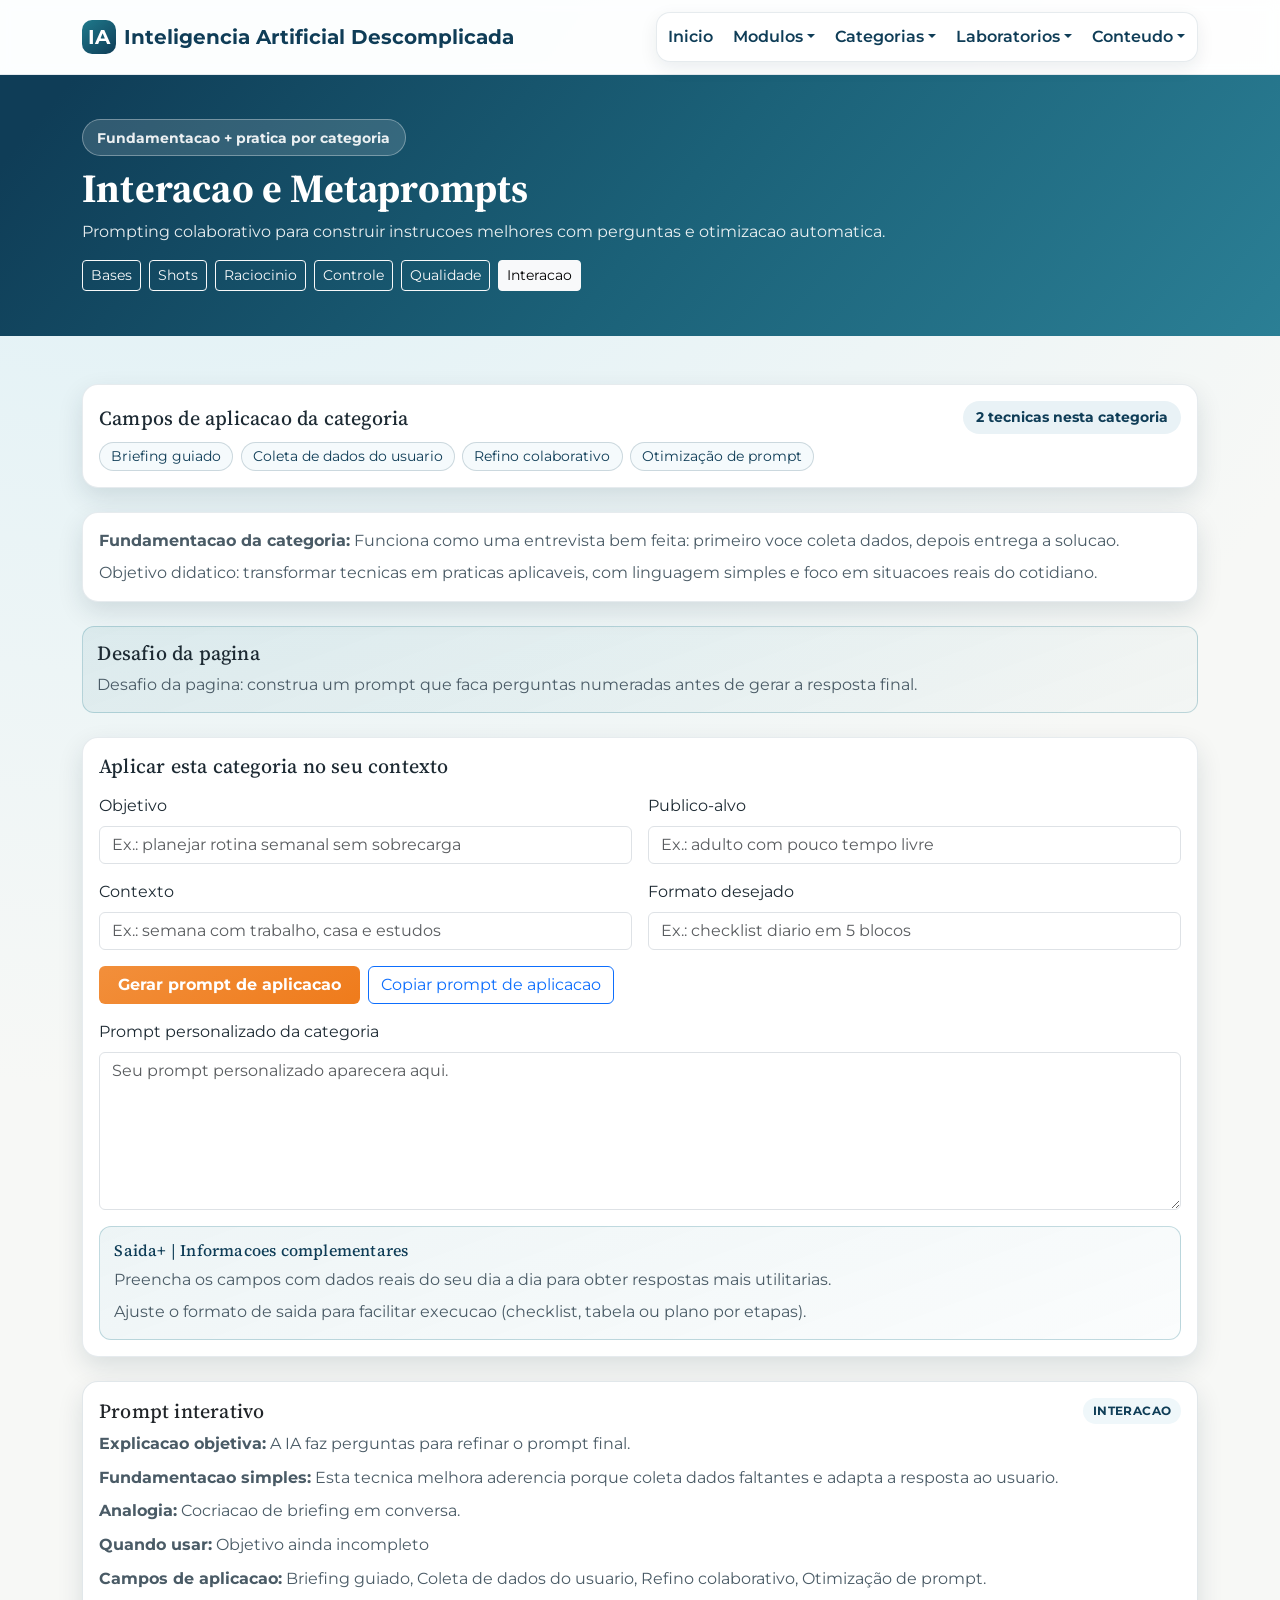
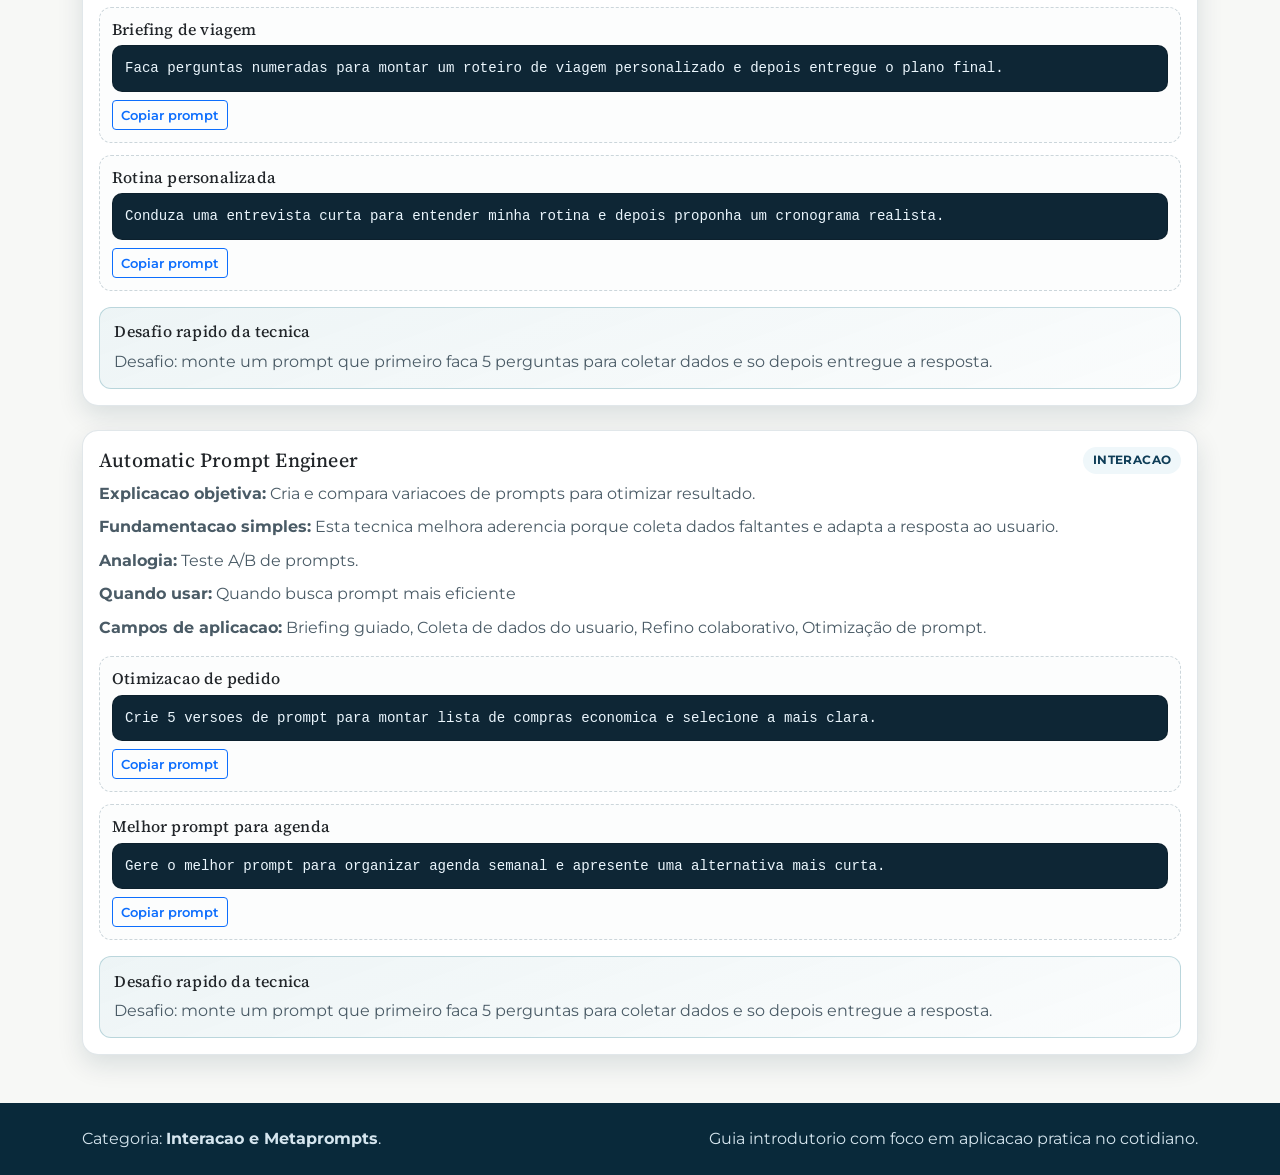
<file: categoria-interacao.html>
<!DOCTYPE html>
<html lang="pt-BR">
<head>
  <meta charset="UTF-8" />
  <meta name="viewport" content="width=device-width, initial-scale=1.0" />
  <title>Interacao e Metaprompts | Inteligencia Artificial Descomplicada</title>
  <meta name="description" content="Guia de prompts da categoria interacao e metaprompts com fundamentacao, desafios e aplicacao no dia a dia." />

  <link rel="preconnect" href="https://fonts.googleapis.com" />
  <link rel="preconnect" href="https://fonts.gstatic.com" crossorigin />
  <link href="https://fonts.googleapis.com/css2?family=Montserrat:wght@400;500;600;700;800&family=Source+Serif+4:opsz,wght@8..60,400;8..60,600&display=swap" rel="stylesheet" />
  <link href="https://cdn.jsdelivr.net/npm/bootstrap@5.3.3/dist/css/bootstrap.min.css" rel="stylesheet" integrity="sha384-QWTKZyjpPEjISv5WaRU9OFeRpok6YctnYmDr5pNlyT2bRjXh0JMhjY6hW+ALEwIH" crossorigin="anonymous" />
  <link rel="stylesheet" href="css/estilos.css" />
</head>
<body data-categoria="interacao">
  <nav class="navbar navbar-expand-xl barra-topo sticky-top" aria-label="Navegacao principal">
    <div class="container py-1">
      <a class="navbar-brand d-flex align-items-center gap-2" href="index.html">
        <span class="marca-icone">IA</span>
        <span class="marca-texto">Inteligencia Artificial Descomplicada</span>
      </a>
      <button class="navbar-toggler" type="button" data-bs-toggle="collapse" data-bs-target="#menuPrincipal" aria-controls="menuPrincipal" aria-expanded="false" aria-label="Abrir menu">
        <span class="navbar-toggler-icon"></span>
      </button>
      <div class="collapse navbar-collapse" id="menuPrincipal">
                <ul class="navbar-nav ms-auto mb-2 mb-lg-0 menu-principal">
          <li class="nav-item"><a class="nav-link" href="index.html#inicio">Inicio</a></li>
          <li class="nav-item dropdown">
            <a class="nav-link dropdown-toggle" href="#" role="button" data-bs-toggle="dropdown" aria-expanded="false">Modulos</a>
            <ul class="dropdown-menu menu-laboratorios">
              <li><a class="dropdown-item" href="index.html#modulos">Visao geral dos modulos</a></li>
              <li><a class="dropdown-item" href="index.html#fundamentos">Modulo 1 | Fundamentos</a></li>
              <li><a class="dropdown-item" href="index.html#tecnicas">Modulo 2 | Tecnicas</a></li>
              <li><a class="dropdown-item" href="index.html#gerador">Modulo 3 | Laboratorios</a></li>
              <li><a class="dropdown-item" href="index.html#boas-praticas">Modulo 4 | Uso consciente</a></li>
              <li><a class="dropdown-item" href="index.html#quiz-avaliativo">Modulo 5 | Quiz e revisao</a></li>
            </ul>
          </li>
          <li class="nav-item dropdown">
            <a class="nav-link dropdown-toggle" href="#" role="button" data-bs-toggle="dropdown" aria-expanded="false">Categorias</a>
            <ul class="dropdown-menu menu-laboratorios">
              <li><a class="dropdown-item" href="categoria-bases.html">Bases e estrutura</a></li>
              <li><a class="dropdown-item" href="categoria-shots.html">Tecnicas por shots</a></li>
              <li><a class="dropdown-item" href="categoria-raciocinio.html">Raciocinio e encadeamento</a></li>
              <li><a class="dropdown-item" href="categoria-controle.html">Niveis de controle</a></li>
              <li><a class="dropdown-item" href="categoria-qualidade.html">Qualidade e verificacao</a></li>
              <li><a class="dropdown-item" href="categoria-interacao.html">Interacao e metaprompts</a></li>
            </ul>
          </li>
          <li class="nav-item dropdown">
            <a class="nav-link dropdown-toggle" href="#" role="button" data-bs-toggle="dropdown" aria-expanded="false">Laboratorios</a>
            <ul class="dropdown-menu menu-laboratorios">
              <li><a class="dropdown-item" href="index.html#gerador">Laboratorio rapido</a></li>
              <li><a class="dropdown-item" href="index.html#debug-prompts">Debug de prompts</a></li>
              <li><a class="dropdown-item" href="index.html#interativo-avancado">Interativo avancado</a></li>
            </ul>
          </li>
          <li class="nav-item dropdown">
            <a class="nav-link dropdown-toggle" href="#" role="button" data-bs-toggle="dropdown" aria-expanded="false">Conteudo</a>
            <ul class="dropdown-menu menu-laboratorios">
              <li><a class="dropdown-item" href="como-ia-funciona.html">Como a IA funciona</a></li>
              <li><a class="dropdown-item" href="glossario-ia.html">Glossario de IA</a></li>
              <li><a class="dropdown-item" href="index.html#resumo-principal">Resumo dos pontos principais</a></li>
              <li><a class="dropdown-item" href="index.html#recursos">Recursos complementares</a></li>
            </ul>
          </li>
        </ul>
      </div>
    </div>
  </nav>

  <header class="cabecalho-categoria">
    <div class="container">
      <p class="etiqueta mb-2">Fundamentacao + pratica por categoria</p>
      <h1 class="display-6 fw-bold mb-2" id="tituloCategoria">Interacao e Metaprompts</h1>
      <p class="mb-3" id="descricaoCategoria"></p>
      <div class="d-flex flex-wrap gap-2">
            <a href="categoria-bases.html" class="btn btn-sm btn-outline-light">Bases</a>
            <a href="categoria-shots.html" class="btn btn-sm btn-outline-light">Shots</a>
            <a href="categoria-raciocinio.html" class="btn btn-sm btn-outline-light">Raciocinio</a>
            <a href="categoria-controle.html" class="btn btn-sm btn-outline-light">Controle</a>
            <a href="categoria-qualidade.html" class="btn btn-sm btn-outline-light">Qualidade</a>
            <a href="categoria-interacao.html" class="btn btn-sm btn-light">Interacao</a>
      </div>
    </div>
  </header>

  <main class="py-5">
    <section class="container">
      <div class="resumo-categoria mb-4">
        <div class="d-flex flex-wrap justify-content-between align-items-center gap-2 mb-2">
          <h2 class="h5 mb-0">Campos de aplicacao da categoria</h2>
          <span class="selo-total" id="contadorPromptsCategoria">0 tecnicas nesta categoria</span>
        </div>
        <ul class="lista-campos-aplicacao" id="listaCamposCategoria"></ul>
      </div>

      <div class="resumo-categoria mb-4" id="fundamentacaoCategoria"></div>

      <div class="caixa-saida-mais mb-4">
        <h2 class="h5 mb-2">Desafio da pagina</h2>
        <p class="mb-0" id="desafioCategoriaPagina">Carregando desafio...</p>
      </div>

      <div class="resumo-categoria mb-4">
        <h2 class="h5 mb-3">Aplicar esta categoria no seu contexto</h2>
        <form id="formularioAplicacaoCategoria" class="row g-3" novalidate>
          <div class="col-md-6">
            <label for="campoObjetivoAplicacao" class="form-label">Objetivo</label>
            <input type="text" id="campoObjetivoAplicacao" class="form-control" placeholder="Ex.: planejar rotina semanal sem sobrecarga" />
          </div>
          <div class="col-md-6">
            <label for="campoPublicoAplicacao" class="form-label">Publico-alvo</label>
            <input type="text" id="campoPublicoAplicacao" class="form-control" placeholder="Ex.: adulto com pouco tempo livre" />
          </div>
          <div class="col-md-6">
            <label for="campoContextoAplicacao" class="form-label">Contexto</label>
            <input type="text" id="campoContextoAplicacao" class="form-control" placeholder="Ex.: semana com trabalho, casa e estudos" />
          </div>
          <div class="col-md-6">
            <label for="campoFormatoAplicacao" class="form-label">Formato desejado</label>
            <input type="text" id="campoFormatoAplicacao" class="form-control" placeholder="Ex.: checklist diario em 5 blocos" />
          </div>
          <div class="col-12 d-flex flex-wrap gap-2">
            <button type="submit" class="btn btn-ia">Gerar prompt de aplicacao</button>
            <button type="button" id="botaoCopiarAplicacaoCategoria" class="btn btn-outline-primary">Copiar prompt de aplicacao</button>
          </div>
        </form>
        <div class="mt-3">
          <label class="form-label" for="saidaAplicacaoCategoria">Prompt personalizado da categoria</label>
          <textarea id="saidaAplicacaoCategoria" class="form-control" rows="6" placeholder="Seu prompt personalizado aparecera aqui."></textarea>
        </div>
        <div class="caixa-saida-mais mt-3" id="saidaMaisAplicacaoCategoria">
          <h3 class="h6 mb-2">Saida+ | Informacoes complementares</h3>
          <p class="mb-2">Preencha os campos com dados reais do seu dia a dia para obter respostas mais utilitarias.</p>
          <p class="mb-0">Ajuste o formato de saida para facilitar execucao (checklist, tabela ou plano por etapas).</p>
        </div>
      </div>

      <div class="row g-4" id="gradeCategoria"></div>
    </section>
  </main>

  <footer class="rodape py-4">
    <div class="container d-flex flex-column flex-lg-row justify-content-between gap-2">
      <p class="mb-0">Categoria: <strong>Interacao e Metaprompts</strong>.</p>
      <p class="mb-0">Guia introdutorio com foco em aplicacao pratica no cotidiano.</p>
    </div>
  </footer>

  <div class="toast-container position-fixed bottom-0 end-0 p-3">
    <div id="toastCopia" class="toast align-items-center texto-bg-sucesso border-0" role="status" aria-live="polite" aria-atomic="true">
      <div class="d-flex">
        <div class="toast-body" id="mensagemToast">Prompt copiado.</div>
        <button type="button" class="btn-close btn-close-white me-2 m-auto" data-bs-dismiss="toast" aria-label="Fechar"></button>
      </div>
    </div>
  </div>

  <script src="https://cdn.jsdelivr.net/npm/bootstrap@5.3.3/dist/js/bootstrap.bundle.min.js" integrity="sha384-YvpcrYf0tY3lHB60NNkmXc5s9fDVZLESaAA55NDzOxhy9GkcIdslK1eN7N6jIeHz" crossorigin="anonymous"></script>
  <script src="js/script.js"></script>
  <script src="js/paginas-categorias.js"></script>
</body>
</html>
</file>
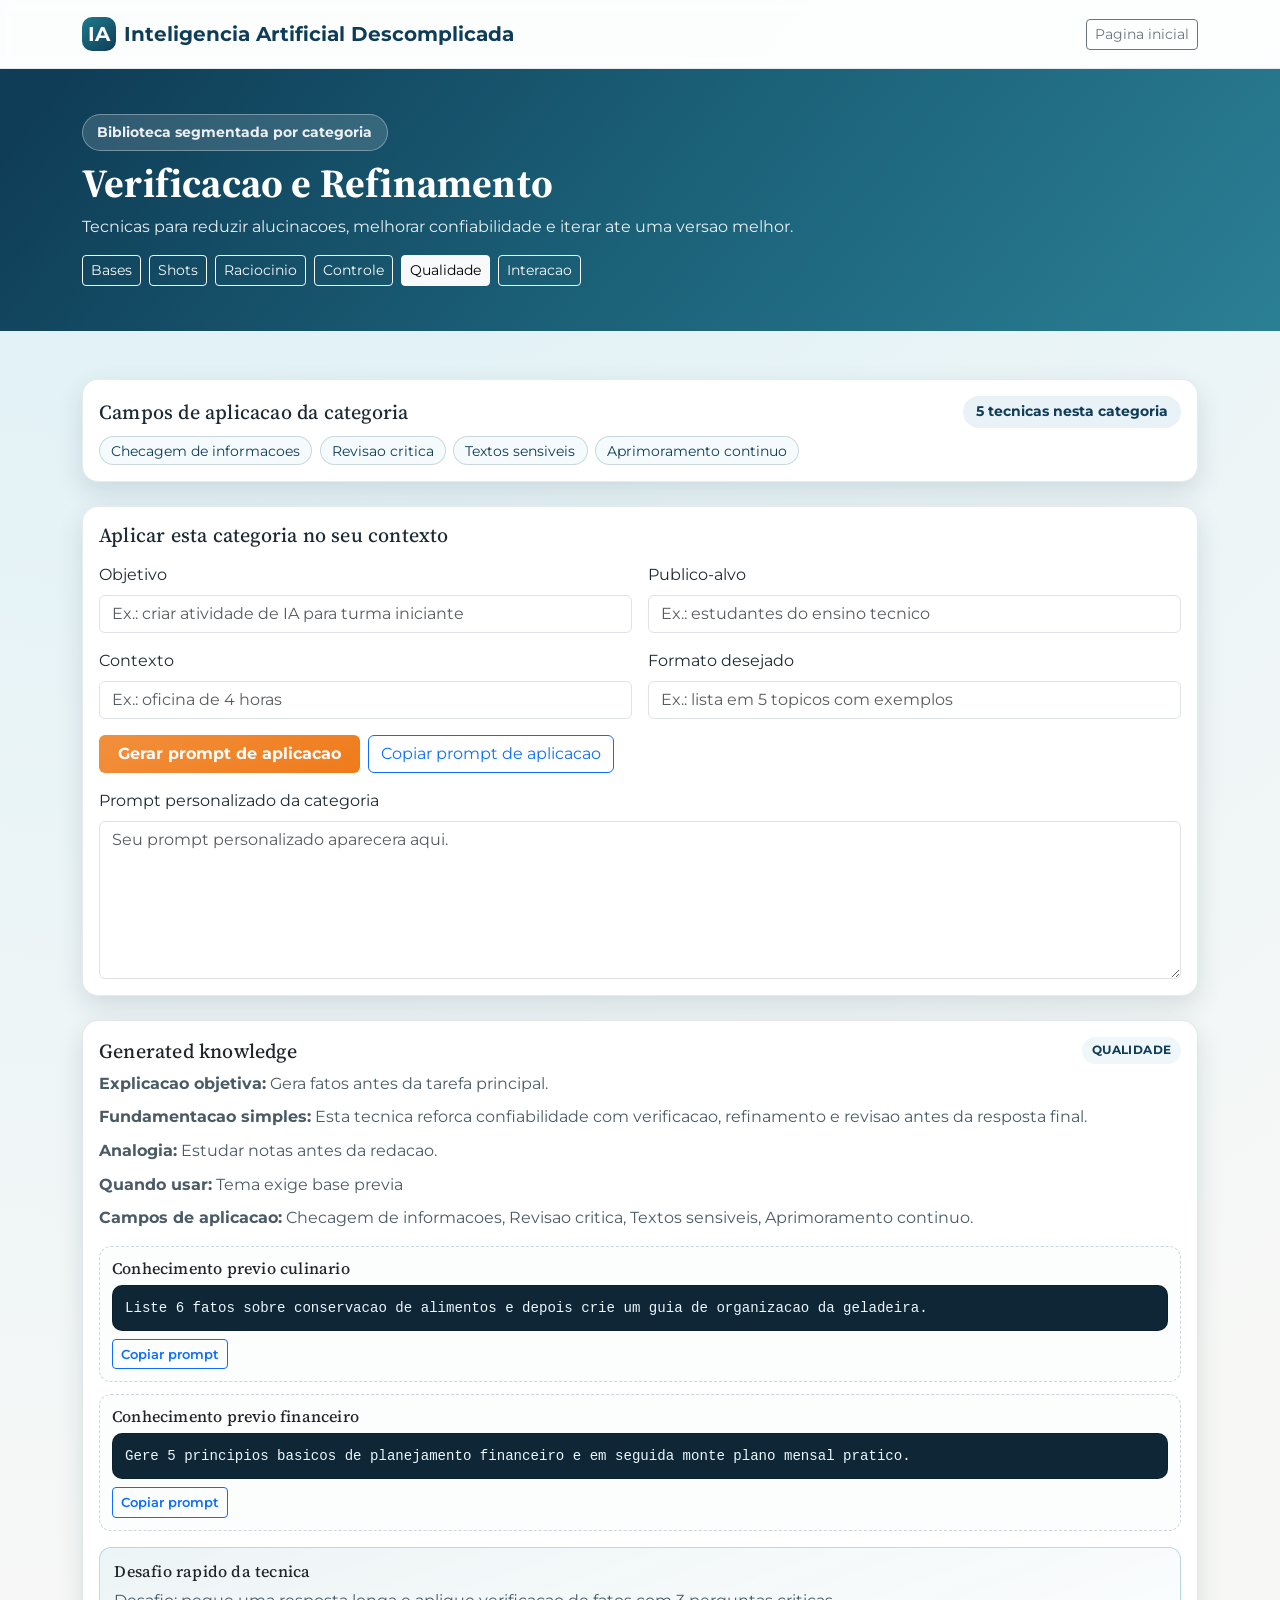
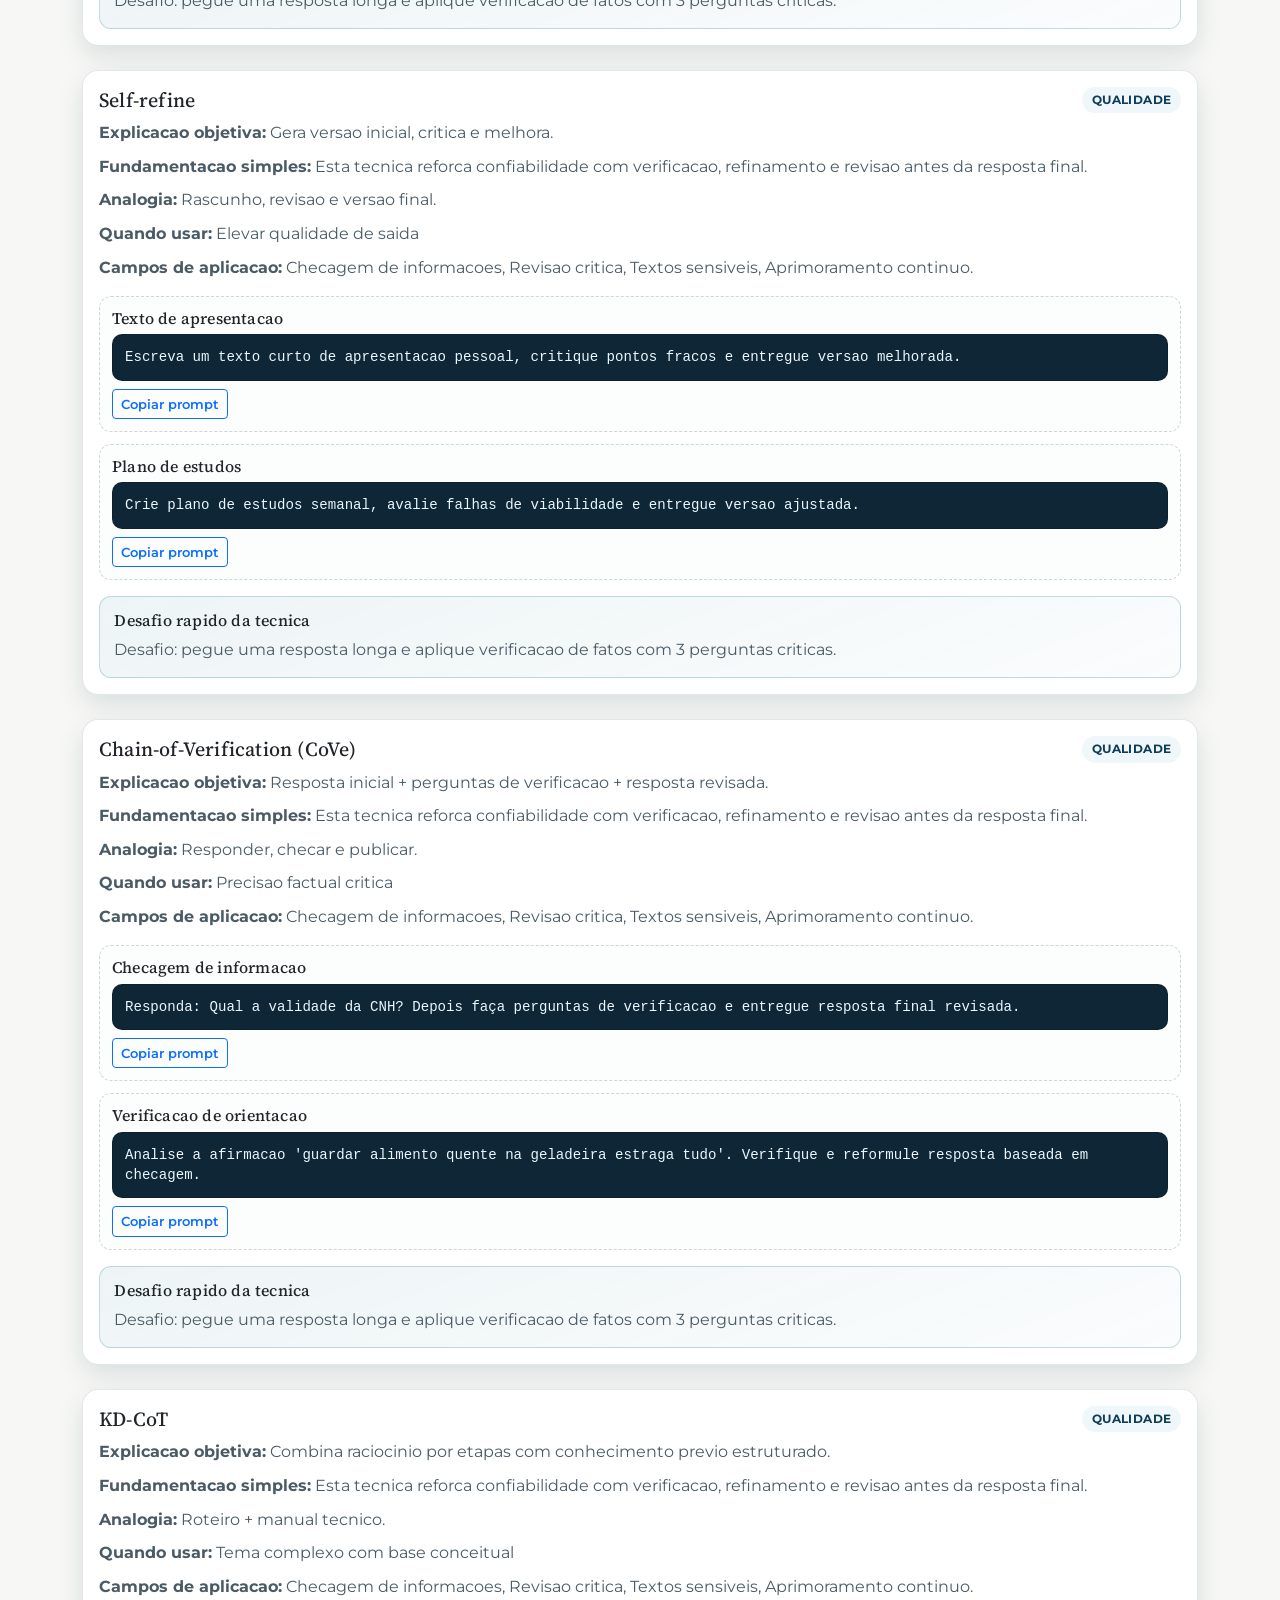
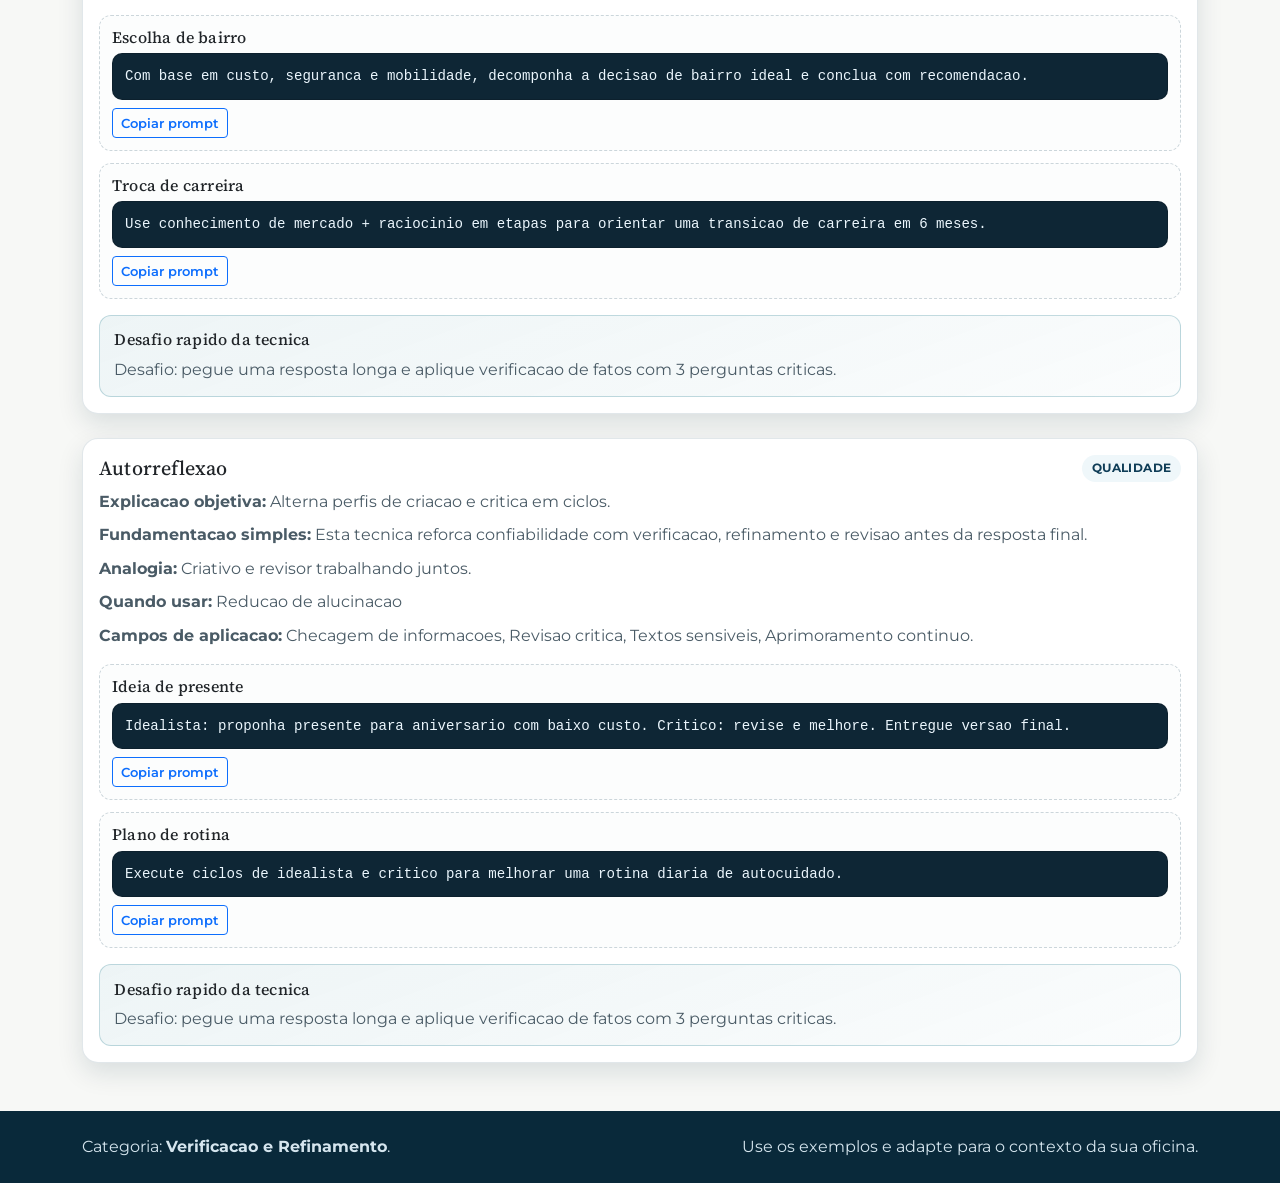
<file: categoria-qualidade.html>
<!DOCTYPE html>
<html lang="pt-BR">
<head>
  <meta charset="UTF-8" />
  <meta name="viewport" content="width=device-width, initial-scale=1.0" />
  <title>Verificacao e Refinamento | Inteligencia Artificial Descomplicada</title>
  <meta name="description" content="Pagina de prompts da categoria verificacao e refinamento com exemplos praticos e campos de aplicacao." />

  <link rel="preconnect" href="https://fonts.googleapis.com" />
  <link rel="preconnect" href="https://fonts.gstatic.com" crossorigin />
  <link href="https://fonts.googleapis.com/css2?family=Montserrat:wght@400;500;600;700;800&family=Source+Serif+4:opsz,wght@8..60,400;8..60,600&display=swap" rel="stylesheet" />
  <link href="https://cdn.jsdelivr.net/npm/bootstrap@5.3.3/dist/css/bootstrap.min.css" rel="stylesheet" integrity="sha384-QWTKZyjpPEjISv5WaRU9OFeRpok6YctnYmDr5pNlyT2bRjXh0JMhjY6hW+ALEwIH" crossorigin="anonymous" />
  <link rel="stylesheet" href="css/estilos.css" />
</head>
<body data-categoria="qualidade">
  <nav class="navbar navbar-expand-lg barra-topo sticky-top" aria-label="Navegacao principal">
    <div class="container py-1">
      <a class="navbar-brand d-flex align-items-center gap-2" href="index.html#tecnicas">
        <span class="marca-icone">IA</span>
        <span class="marca-texto">Inteligencia Artificial Descomplicada</span>
      </a>
      <div class="d-flex gap-2">
        <a href="index.html" class="btn btn-sm btn-outline-secondary">Pagina inicial</a>
      </div>
    </div>
  </nav>

  <header class="cabecalho-categoria">
    <div class="container">
      <p class="etiqueta mb-2">Biblioteca segmentada por categoria</p>
      <h1 class="display-6 fw-bold mb-2" id="tituloCategoria">Verificacao e Refinamento</h1>
      <p class="mb-3" id="descricaoCategoria"></p>
      <div class="d-flex flex-wrap gap-2">
            <a href="categoria-bases.html" class="btn btn-sm btn-outline-light">Bases</a>
            <a href="categoria-shots.html" class="btn btn-sm btn-outline-light">Shots</a>
            <a href="categoria-raciocinio.html" class="btn btn-sm btn-outline-light">Raciocinio</a>
            <a href="categoria-controle.html" class="btn btn-sm btn-outline-light">Controle</a>
            <a href="categoria-qualidade.html" class="btn btn-sm btn-light">Qualidade</a>
            <a href="categoria-interacao.html" class="btn btn-sm btn-outline-light">Interacao</a>
      </div>
    </div>
  </header>

  <main class="py-5">
    <section class="container">
      <div class="resumo-categoria mb-4">
        <div class="d-flex flex-wrap justify-content-between align-items-center gap-2 mb-2">
          <h2 class="h5 mb-0">Campos de aplicacao da categoria</h2>
          <span class="selo-total" id="contadorPromptsCategoria">0 tecnicas nesta categoria</span>
        </div>
        <ul class="lista-campos-aplicacao" id="listaCamposCategoria"></ul>
      </div>

      <div class="resumo-categoria mb-4">
        <h2 class="h5 mb-3">Aplicar esta categoria no seu contexto</h2>
        <form id="formularioAplicacaoCategoria" class="row g-3" novalidate>
          <div class="col-md-6">
            <label for="campoObjetivoAplicacao" class="form-label">Objetivo</label>
            <input type="text" id="campoObjetivoAplicacao" class="form-control" placeholder="Ex.: criar atividade de IA para turma iniciante" />
          </div>
          <div class="col-md-6">
            <label for="campoPublicoAplicacao" class="form-label">Publico-alvo</label>
            <input type="text" id="campoPublicoAplicacao" class="form-control" placeholder="Ex.: estudantes do ensino tecnico" />
          </div>
          <div class="col-md-6">
            <label for="campoContextoAplicacao" class="form-label">Contexto</label>
            <input type="text" id="campoContextoAplicacao" class="form-control" placeholder="Ex.: oficina de 4 horas" />
          </div>
          <div class="col-md-6">
            <label for="campoFormatoAplicacao" class="form-label">Formato desejado</label>
            <input type="text" id="campoFormatoAplicacao" class="form-control" placeholder="Ex.: lista em 5 topicos com exemplos" />
          </div>
          <div class="col-12 d-flex flex-wrap gap-2">
            <button type="submit" class="btn btn-ia">Gerar prompt de aplicacao</button>
            <button type="button" id="botaoCopiarAplicacaoCategoria" class="btn btn-outline-primary">Copiar prompt de aplicacao</button>
          </div>
        </form>
        <div class="mt-3">
          <label class="form-label" for="saidaAplicacaoCategoria">Prompt personalizado da categoria</label>
          <textarea id="saidaAplicacaoCategoria" class="form-control" rows="6" placeholder="Seu prompt personalizado aparecera aqui."></textarea>
        </div>
      </div>

      <div class="row g-4" id="gradeCategoria"></div>
    </section>
  </main>

  <footer class="rodape py-4">
    <div class="container d-flex flex-column flex-lg-row justify-content-between gap-2">
      <p class="mb-0">Categoria: <strong>Verificacao e Refinamento</strong>.</p>
      <p class="mb-0">Use os exemplos e adapte para o contexto da sua oficina.</p>
    </div>
  </footer>

  <div class="toast-container position-fixed bottom-0 end-0 p-3">
    <div id="toastCopia" class="toast align-items-center texto-bg-sucesso border-0" role="status" aria-live="polite" aria-atomic="true">
      <div class="d-flex">
        <div class="toast-body" id="mensagemToast">Prompt copiado.</div>
        <button type="button" class="btn-close btn-close-white me-2 m-auto" data-bs-dismiss="toast" aria-label="Fechar"></button>
      </div>
    </div>
  </div>

  <script src="https://cdn.jsdelivr.net/npm/bootstrap@5.3.3/dist/js/bootstrap.bundle.min.js" integrity="sha384-YvpcrYf0tY3lHB60NNkmXc5s9fDVZLESaAA55NDzOxhy9GkcIdslK1eN7N6jIeHz" crossorigin="anonymous"></script>
  <script src="js/script.js"></script>
  <script src="js/paginas-categorias.js"></script>
</body>
</html>
</file>
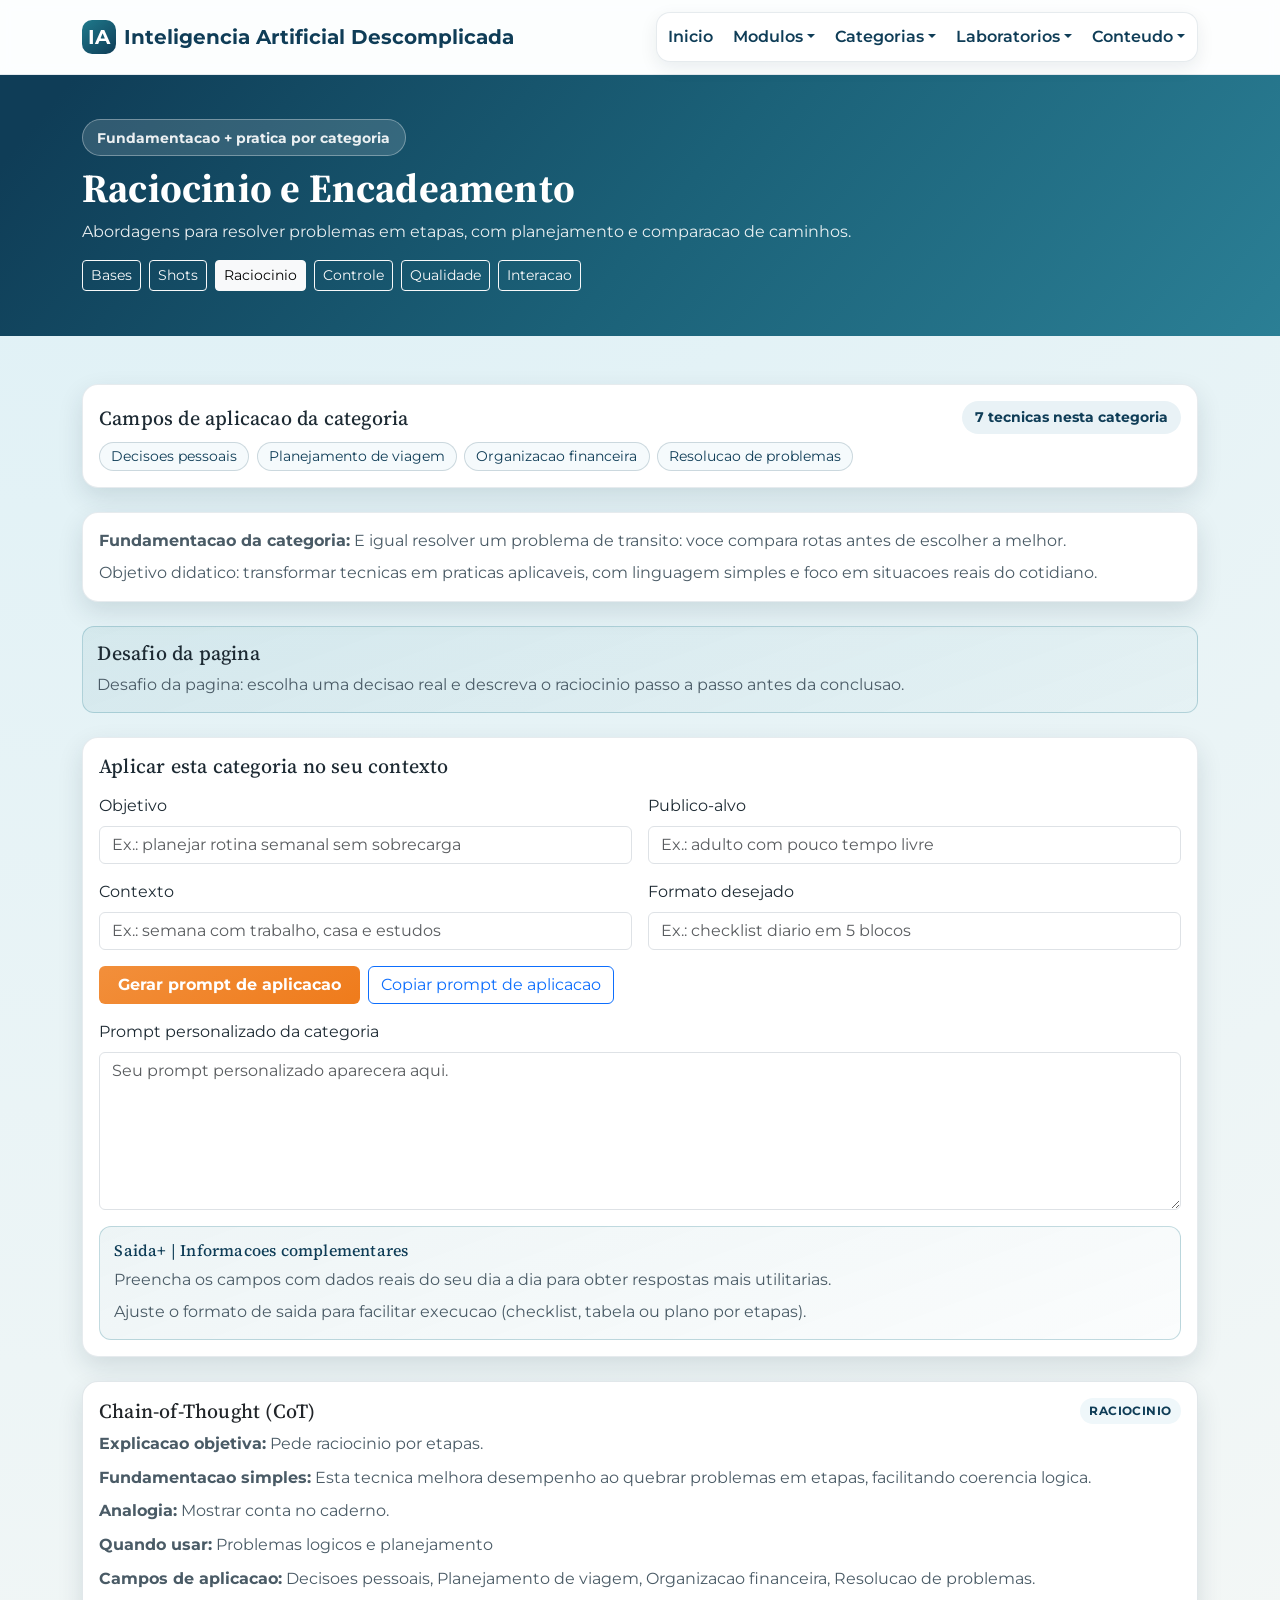
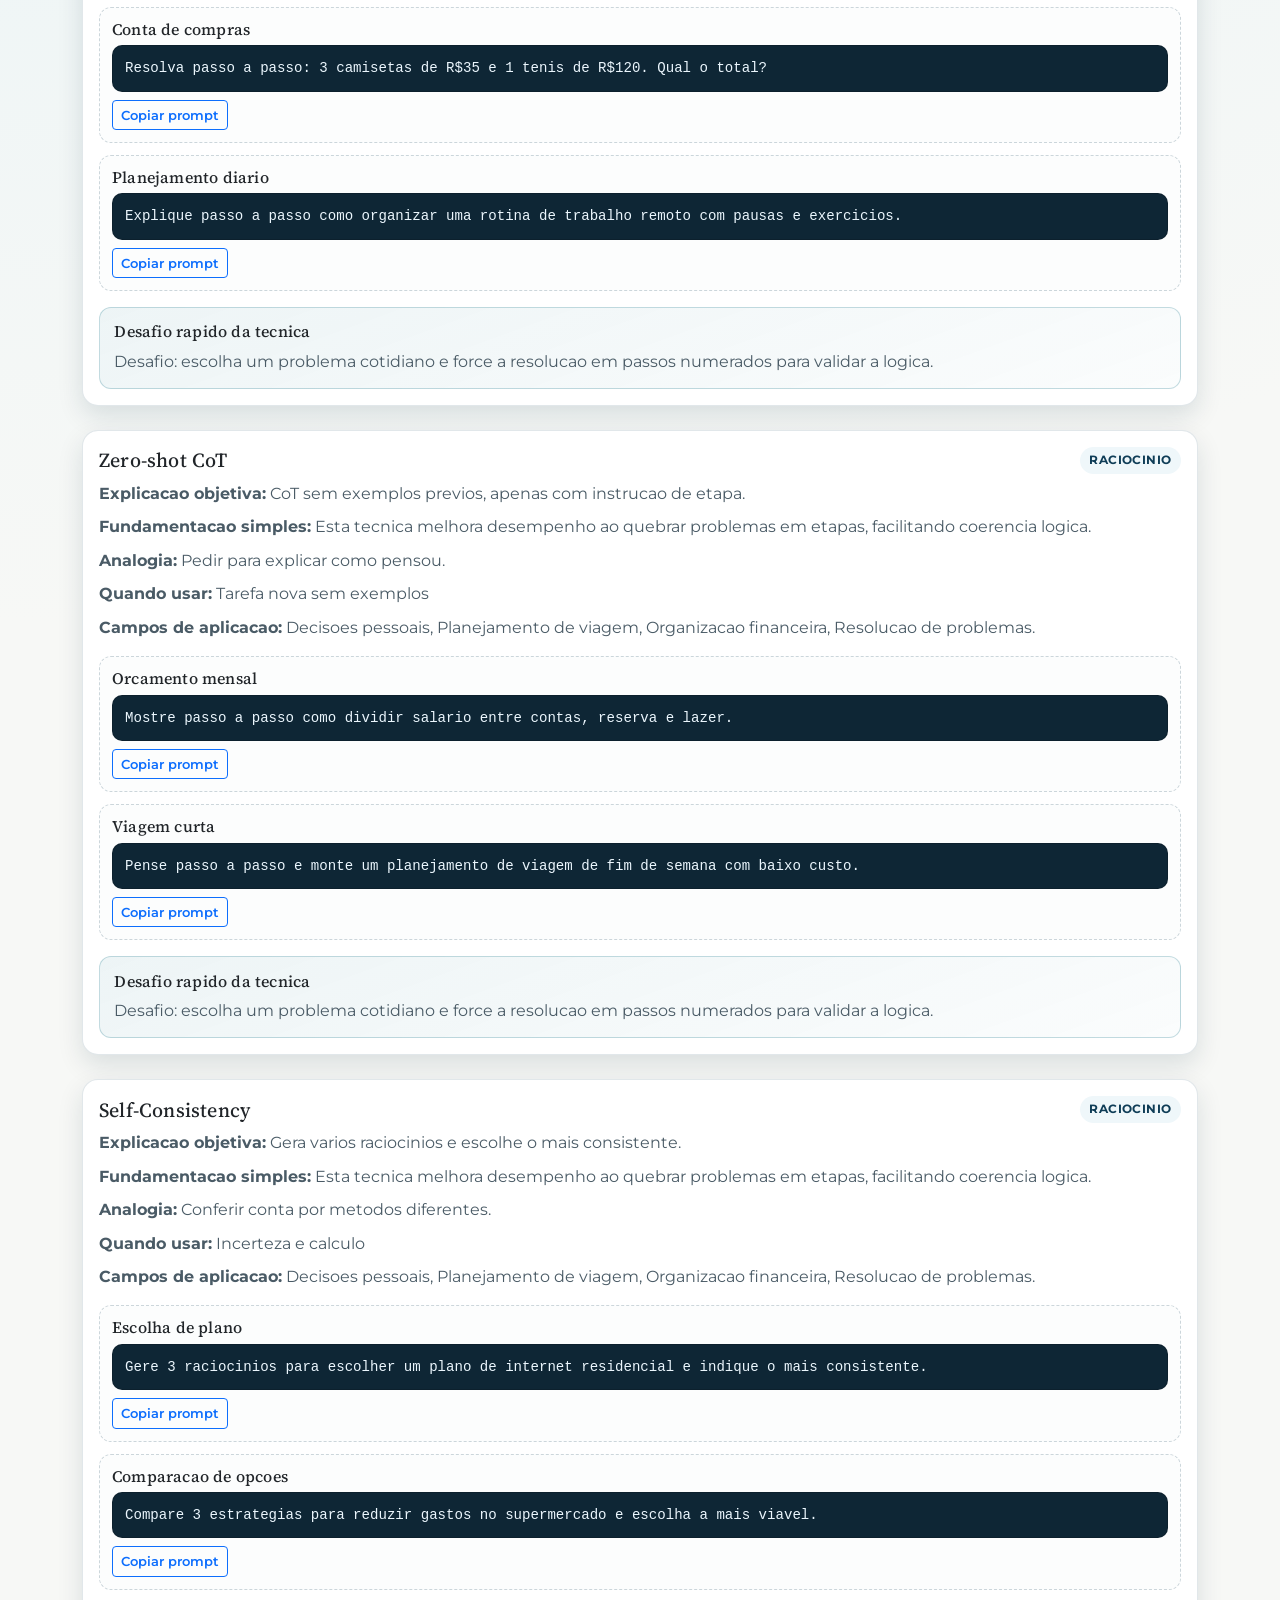
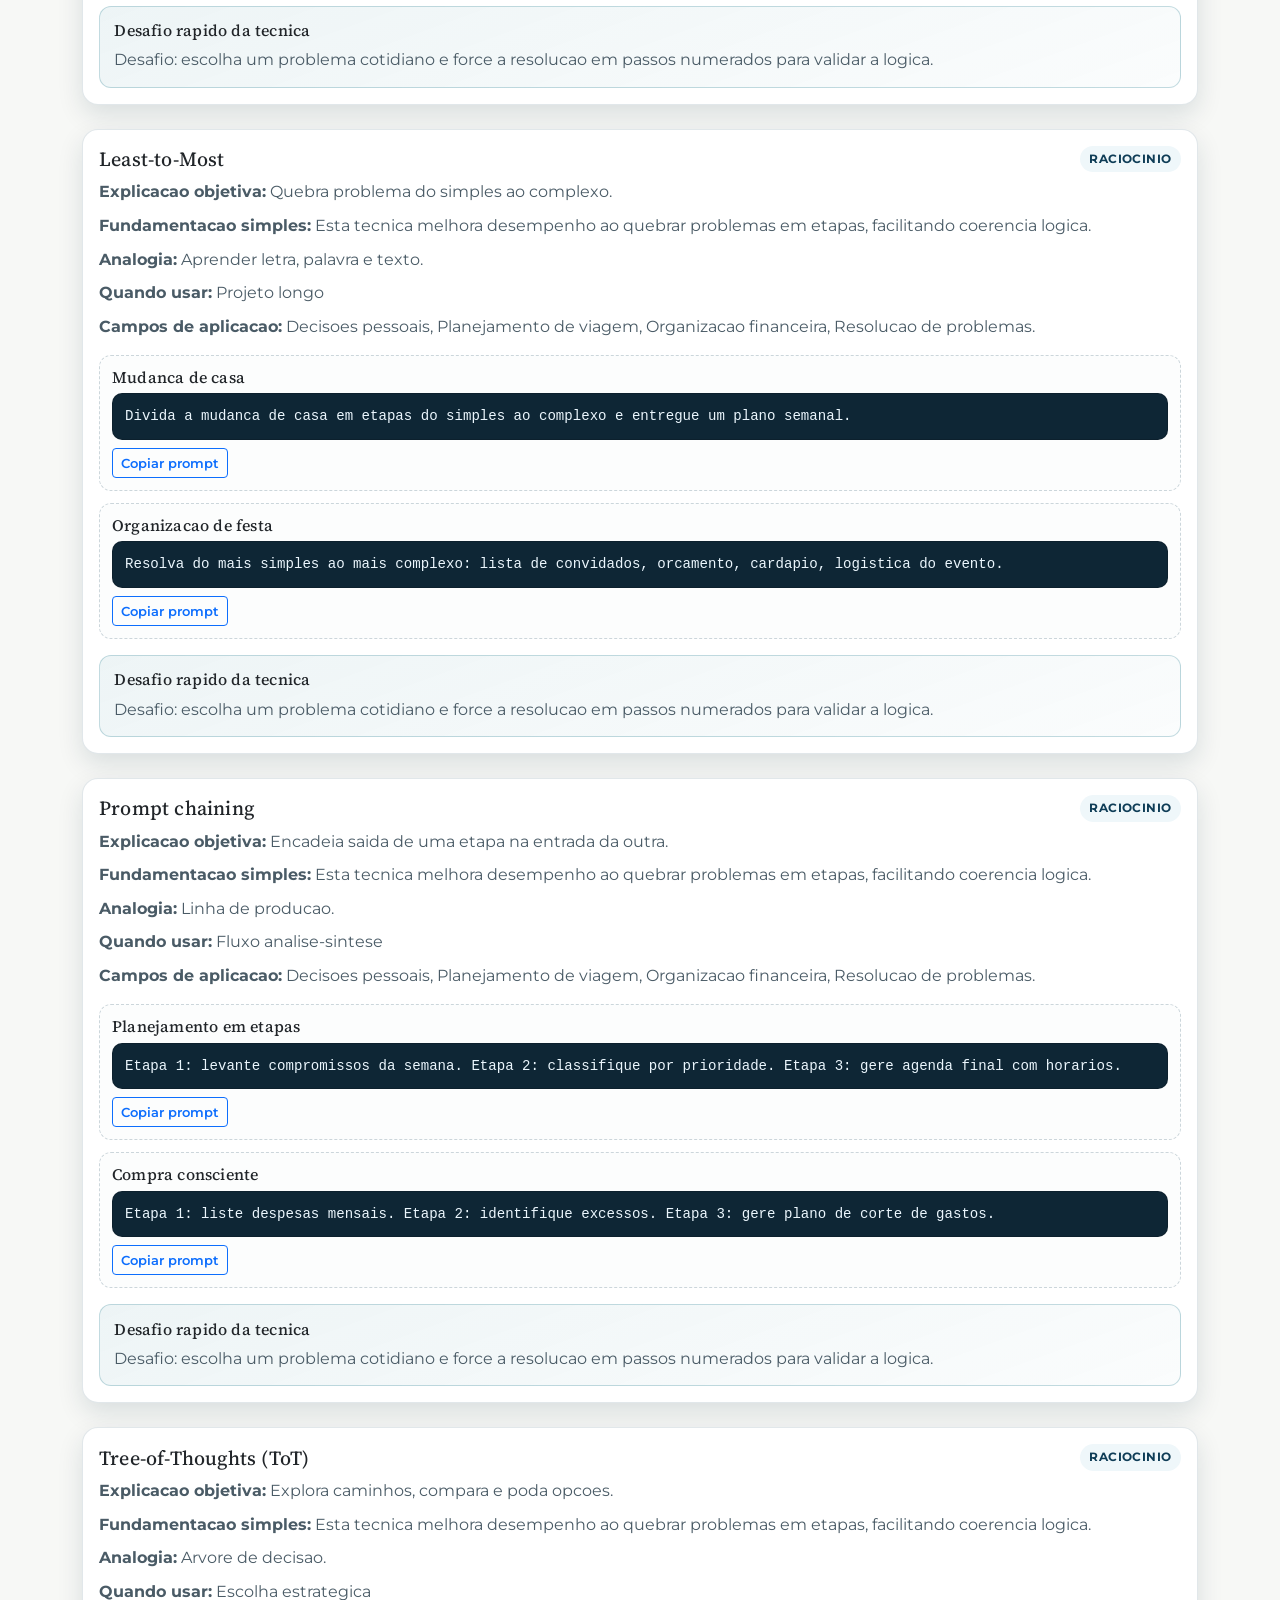
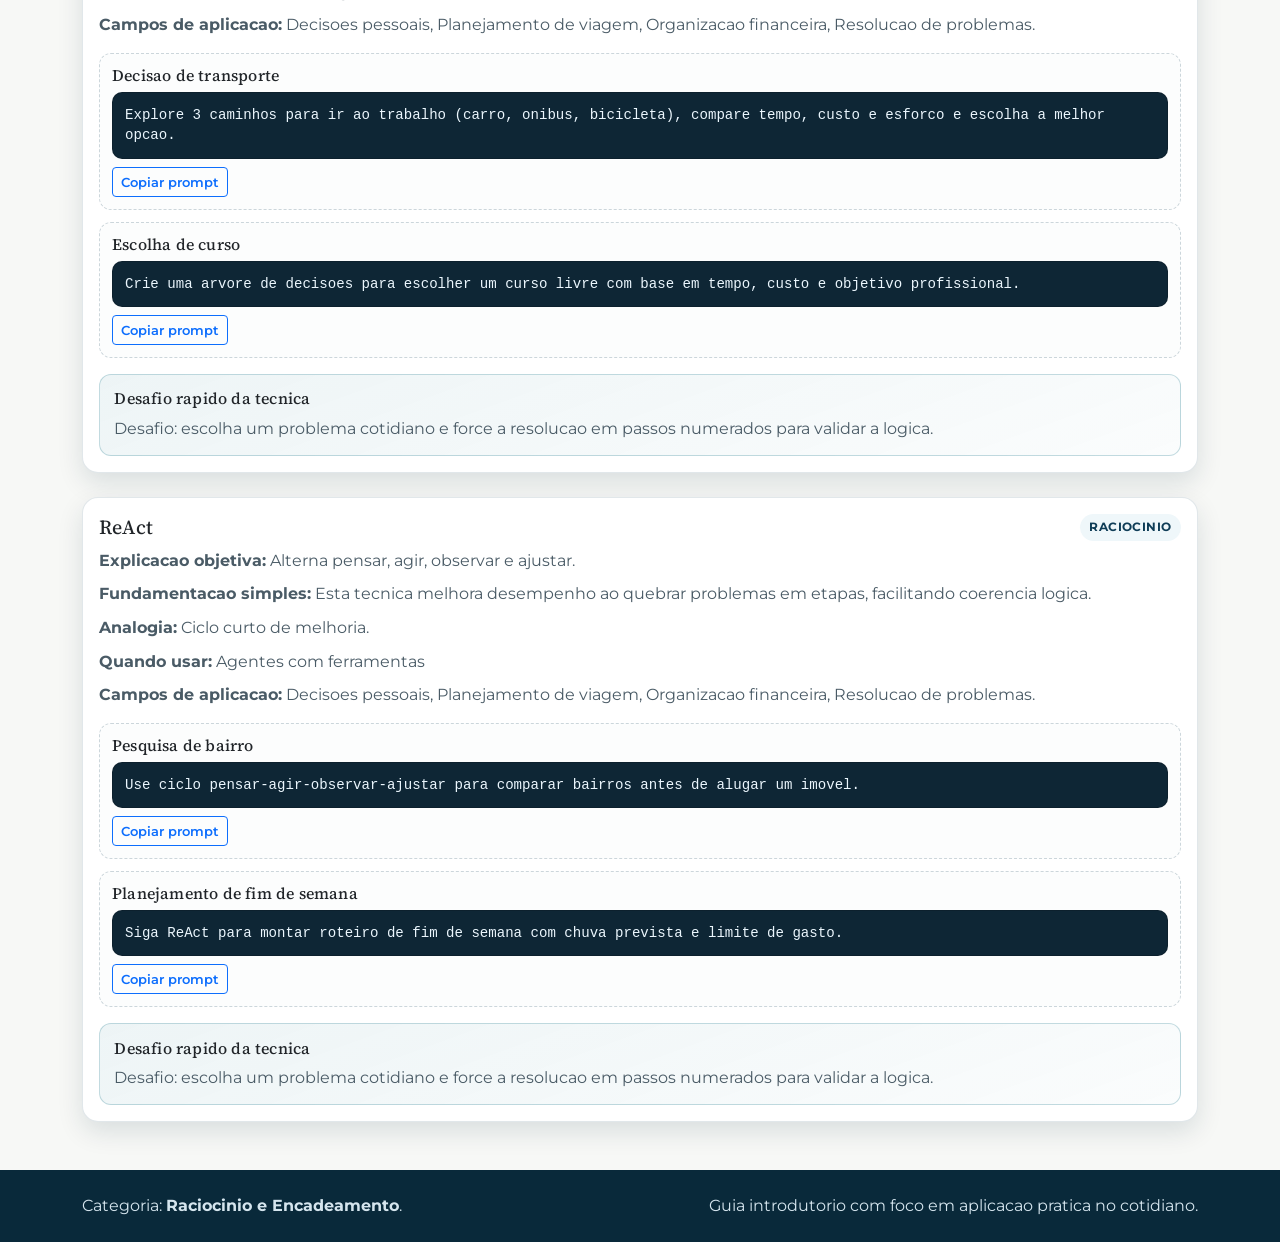
<file: categoria-raciocinio.html>
<!DOCTYPE html>
<html lang="pt-BR">
<head>
  <meta charset="UTF-8" />
  <meta name="viewport" content="width=device-width, initial-scale=1.0" />
  <title>Raciocinio e Encadeamento | Inteligencia Artificial Descomplicada</title>
  <meta name="description" content="Guia de prompts da categoria raciocinio e encadeamento com fundamentacao, desafios e aplicacao no dia a dia." />

  <link rel="preconnect" href="https://fonts.googleapis.com" />
  <link rel="preconnect" href="https://fonts.gstatic.com" crossorigin />
  <link href="https://fonts.googleapis.com/css2?family=Montserrat:wght@400;500;600;700;800&family=Source+Serif+4:opsz,wght@8..60,400;8..60,600&display=swap" rel="stylesheet" />
  <link href="https://cdn.jsdelivr.net/npm/bootstrap@5.3.3/dist/css/bootstrap.min.css" rel="stylesheet" integrity="sha384-QWTKZyjpPEjISv5WaRU9OFeRpok6YctnYmDr5pNlyT2bRjXh0JMhjY6hW+ALEwIH" crossorigin="anonymous" />
  <link rel="stylesheet" href="css/estilos.css" />
</head>
<body data-categoria="raciocinio">
  <nav class="navbar navbar-expand-xl barra-topo sticky-top" aria-label="Navegacao principal">
    <div class="container py-1">
      <a class="navbar-brand d-flex align-items-center gap-2" href="index.html">
        <span class="marca-icone">IA</span>
        <span class="marca-texto">Inteligencia Artificial Descomplicada</span>
      </a>
      <button class="navbar-toggler" type="button" data-bs-toggle="collapse" data-bs-target="#menuPrincipal" aria-controls="menuPrincipal" aria-expanded="false" aria-label="Abrir menu">
        <span class="navbar-toggler-icon"></span>
      </button>
      <div class="collapse navbar-collapse" id="menuPrincipal">
                <ul class="navbar-nav ms-auto mb-2 mb-lg-0 menu-principal">
          <li class="nav-item"><a class="nav-link" href="index.html#inicio">Inicio</a></li>
          <li class="nav-item dropdown">
            <a class="nav-link dropdown-toggle" href="#" role="button" data-bs-toggle="dropdown" aria-expanded="false">Modulos</a>
            <ul class="dropdown-menu menu-laboratorios">
              <li><a class="dropdown-item" href="index.html#modulos">Visao geral dos modulos</a></li>
              <li><a class="dropdown-item" href="index.html#fundamentos">Modulo 1 | Fundamentos</a></li>
              <li><a class="dropdown-item" href="index.html#tecnicas">Modulo 2 | Tecnicas</a></li>
              <li><a class="dropdown-item" href="index.html#gerador">Modulo 3 | Laboratorios</a></li>
              <li><a class="dropdown-item" href="index.html#boas-praticas">Modulo 4 | Uso consciente</a></li>
              <li><a class="dropdown-item" href="index.html#quiz-avaliativo">Modulo 5 | Quiz e revisao</a></li>
            </ul>
          </li>
          <li class="nav-item dropdown">
            <a class="nav-link dropdown-toggle" href="#" role="button" data-bs-toggle="dropdown" aria-expanded="false">Categorias</a>
            <ul class="dropdown-menu menu-laboratorios">
              <li><a class="dropdown-item" href="categoria-bases.html">Bases e estrutura</a></li>
              <li><a class="dropdown-item" href="categoria-shots.html">Tecnicas por shots</a></li>
              <li><a class="dropdown-item" href="categoria-raciocinio.html">Raciocinio e encadeamento</a></li>
              <li><a class="dropdown-item" href="categoria-controle.html">Niveis de controle</a></li>
              <li><a class="dropdown-item" href="categoria-qualidade.html">Qualidade e verificacao</a></li>
              <li><a class="dropdown-item" href="categoria-interacao.html">Interacao e metaprompts</a></li>
            </ul>
          </li>
          <li class="nav-item dropdown">
            <a class="nav-link dropdown-toggle" href="#" role="button" data-bs-toggle="dropdown" aria-expanded="false">Laboratorios</a>
            <ul class="dropdown-menu menu-laboratorios">
              <li><a class="dropdown-item" href="index.html#gerador">Laboratorio rapido</a></li>
              <li><a class="dropdown-item" href="index.html#debug-prompts">Debug de prompts</a></li>
              <li><a class="dropdown-item" href="index.html#interativo-avancado">Interativo avancado</a></li>
            </ul>
          </li>
          <li class="nav-item dropdown">
            <a class="nav-link dropdown-toggle" href="#" role="button" data-bs-toggle="dropdown" aria-expanded="false">Conteudo</a>
            <ul class="dropdown-menu menu-laboratorios">
              <li><a class="dropdown-item" href="como-ia-funciona.html">Como a IA funciona</a></li>
              <li><a class="dropdown-item" href="glossario-ia.html">Glossario de IA</a></li>
              <li><a class="dropdown-item" href="index.html#resumo-principal">Resumo dos pontos principais</a></li>
              <li><a class="dropdown-item" href="index.html#recursos">Recursos complementares</a></li>
            </ul>
          </li>
        </ul>
      </div>
    </div>
  </nav>

  <header class="cabecalho-categoria">
    <div class="container">
      <p class="etiqueta mb-2">Fundamentacao + pratica por categoria</p>
      <h1 class="display-6 fw-bold mb-2" id="tituloCategoria">Raciocinio e Encadeamento</h1>
      <p class="mb-3" id="descricaoCategoria"></p>
      <div class="d-flex flex-wrap gap-2">
            <a href="categoria-bases.html" class="btn btn-sm btn-outline-light">Bases</a>
            <a href="categoria-shots.html" class="btn btn-sm btn-outline-light">Shots</a>
            <a href="categoria-raciocinio.html" class="btn btn-sm btn-light">Raciocinio</a>
            <a href="categoria-controle.html" class="btn btn-sm btn-outline-light">Controle</a>
            <a href="categoria-qualidade.html" class="btn btn-sm btn-outline-light">Qualidade</a>
            <a href="categoria-interacao.html" class="btn btn-sm btn-outline-light">Interacao</a>
      </div>
    </div>
  </header>

  <main class="py-5">
    <section class="container">
      <div class="resumo-categoria mb-4">
        <div class="d-flex flex-wrap justify-content-between align-items-center gap-2 mb-2">
          <h2 class="h5 mb-0">Campos de aplicacao da categoria</h2>
          <span class="selo-total" id="contadorPromptsCategoria">0 tecnicas nesta categoria</span>
        </div>
        <ul class="lista-campos-aplicacao" id="listaCamposCategoria"></ul>
      </div>

      <div class="resumo-categoria mb-4" id="fundamentacaoCategoria"></div>

      <div class="caixa-saida-mais mb-4">
        <h2 class="h5 mb-2">Desafio da pagina</h2>
        <p class="mb-0" id="desafioCategoriaPagina">Carregando desafio...</p>
      </div>

      <div class="resumo-categoria mb-4">
        <h2 class="h5 mb-3">Aplicar esta categoria no seu contexto</h2>
        <form id="formularioAplicacaoCategoria" class="row g-3" novalidate>
          <div class="col-md-6">
            <label for="campoObjetivoAplicacao" class="form-label">Objetivo</label>
            <input type="text" id="campoObjetivoAplicacao" class="form-control" placeholder="Ex.: planejar rotina semanal sem sobrecarga" />
          </div>
          <div class="col-md-6">
            <label for="campoPublicoAplicacao" class="form-label">Publico-alvo</label>
            <input type="text" id="campoPublicoAplicacao" class="form-control" placeholder="Ex.: adulto com pouco tempo livre" />
          </div>
          <div class="col-md-6">
            <label for="campoContextoAplicacao" class="form-label">Contexto</label>
            <input type="text" id="campoContextoAplicacao" class="form-control" placeholder="Ex.: semana com trabalho, casa e estudos" />
          </div>
          <div class="col-md-6">
            <label for="campoFormatoAplicacao" class="form-label">Formato desejado</label>
            <input type="text" id="campoFormatoAplicacao" class="form-control" placeholder="Ex.: checklist diario em 5 blocos" />
          </div>
          <div class="col-12 d-flex flex-wrap gap-2">
            <button type="submit" class="btn btn-ia">Gerar prompt de aplicacao</button>
            <button type="button" id="botaoCopiarAplicacaoCategoria" class="btn btn-outline-primary">Copiar prompt de aplicacao</button>
          </div>
        </form>
        <div class="mt-3">
          <label class="form-label" for="saidaAplicacaoCategoria">Prompt personalizado da categoria</label>
          <textarea id="saidaAplicacaoCategoria" class="form-control" rows="6" placeholder="Seu prompt personalizado aparecera aqui."></textarea>
        </div>
        <div class="caixa-saida-mais mt-3" id="saidaMaisAplicacaoCategoria">
          <h3 class="h6 mb-2">Saida+ | Informacoes complementares</h3>
          <p class="mb-2">Preencha os campos com dados reais do seu dia a dia para obter respostas mais utilitarias.</p>
          <p class="mb-0">Ajuste o formato de saida para facilitar execucao (checklist, tabela ou plano por etapas).</p>
        </div>
      </div>

      <div class="row g-4" id="gradeCategoria"></div>
    </section>
  </main>

  <footer class="rodape py-4">
    <div class="container d-flex flex-column flex-lg-row justify-content-between gap-2">
      <p class="mb-0">Categoria: <strong>Raciocinio e Encadeamento</strong>.</p>
      <p class="mb-0">Guia introdutorio com foco em aplicacao pratica no cotidiano.</p>
    </div>
  </footer>

  <div class="toast-container position-fixed bottom-0 end-0 p-3">
    <div id="toastCopia" class="toast align-items-center texto-bg-sucesso border-0" role="status" aria-live="polite" aria-atomic="true">
      <div class="d-flex">
        <div class="toast-body" id="mensagemToast">Prompt copiado.</div>
        <button type="button" class="btn-close btn-close-white me-2 m-auto" data-bs-dismiss="toast" aria-label="Fechar"></button>
      </div>
    </div>
  </div>

  <script src="https://cdn.jsdelivr.net/npm/bootstrap@5.3.3/dist/js/bootstrap.bundle.min.js" integrity="sha384-YvpcrYf0tY3lHB60NNkmXc5s9fDVZLESaAA55NDzOxhy9GkcIdslK1eN7N6jIeHz" crossorigin="anonymous"></script>
  <script src="js/script.js"></script>
  <script src="js/paginas-categorias.js"></script>
</body>
</html>
</file>
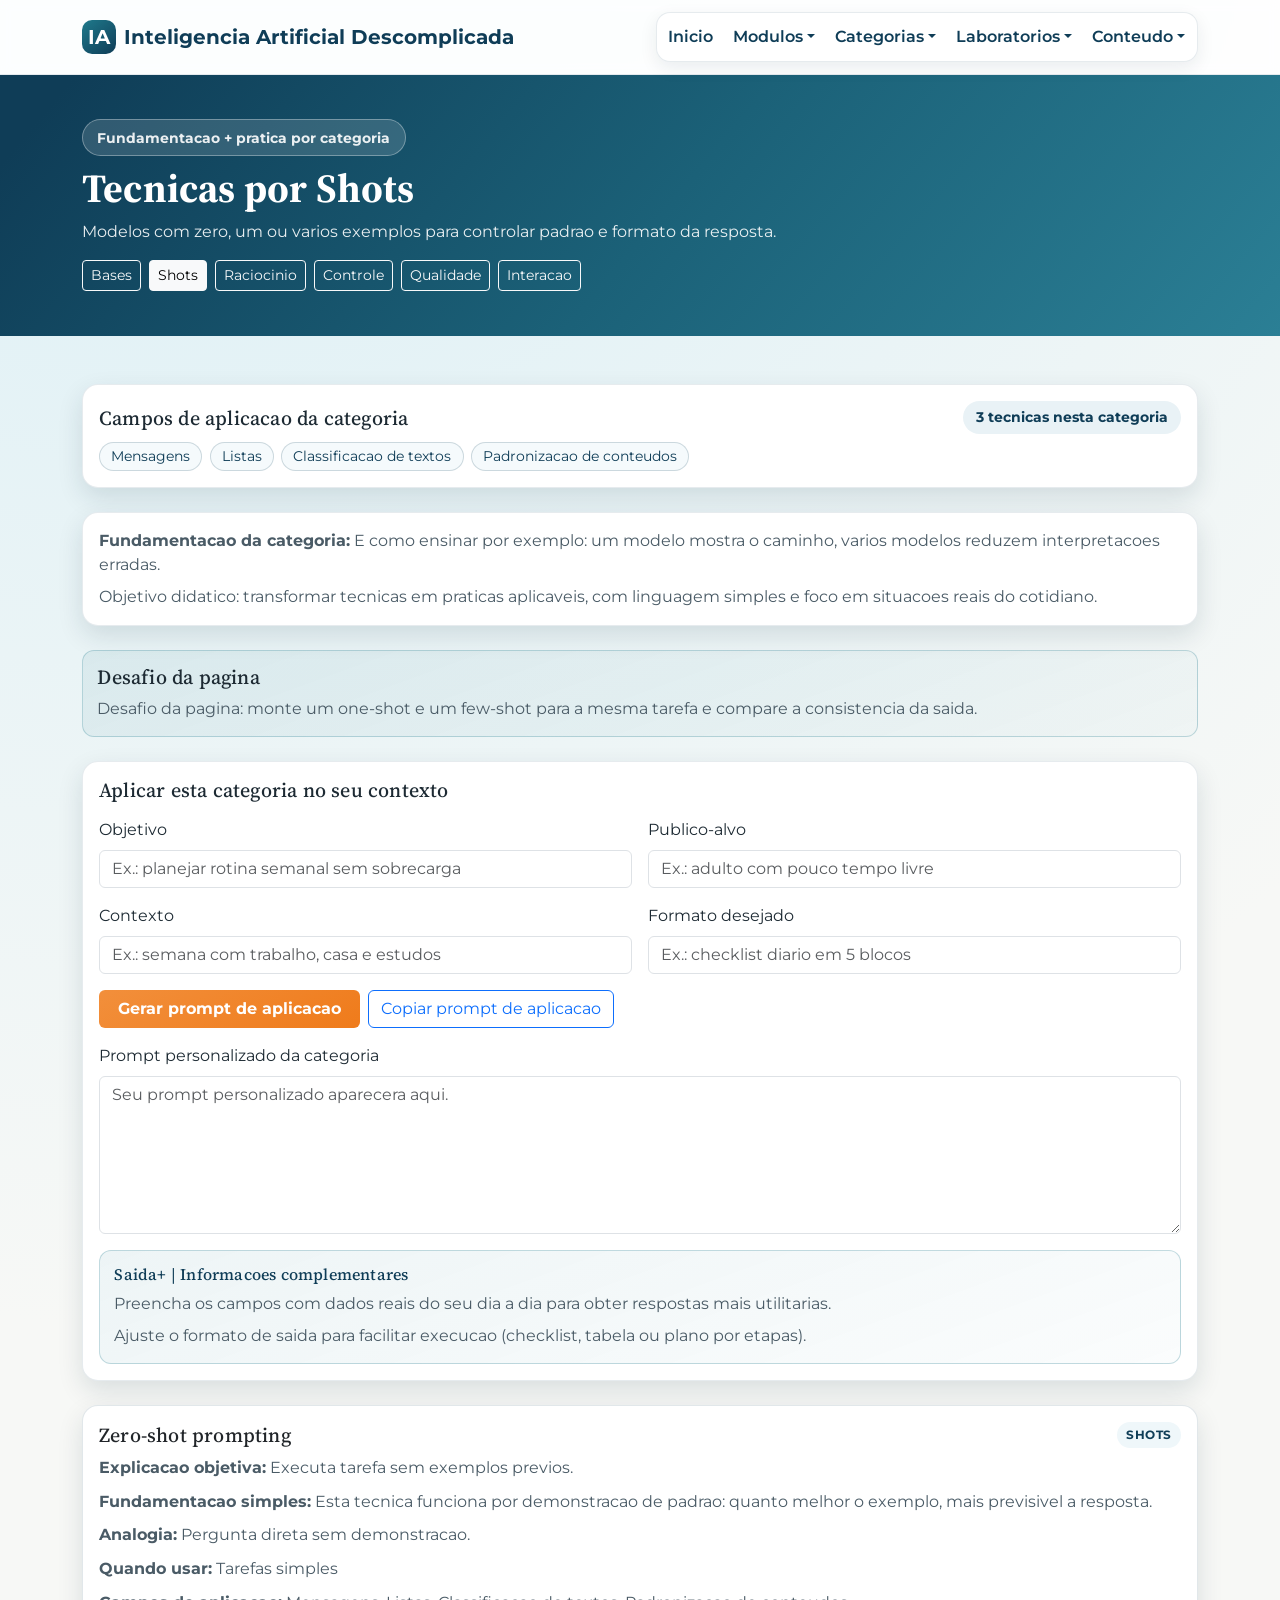
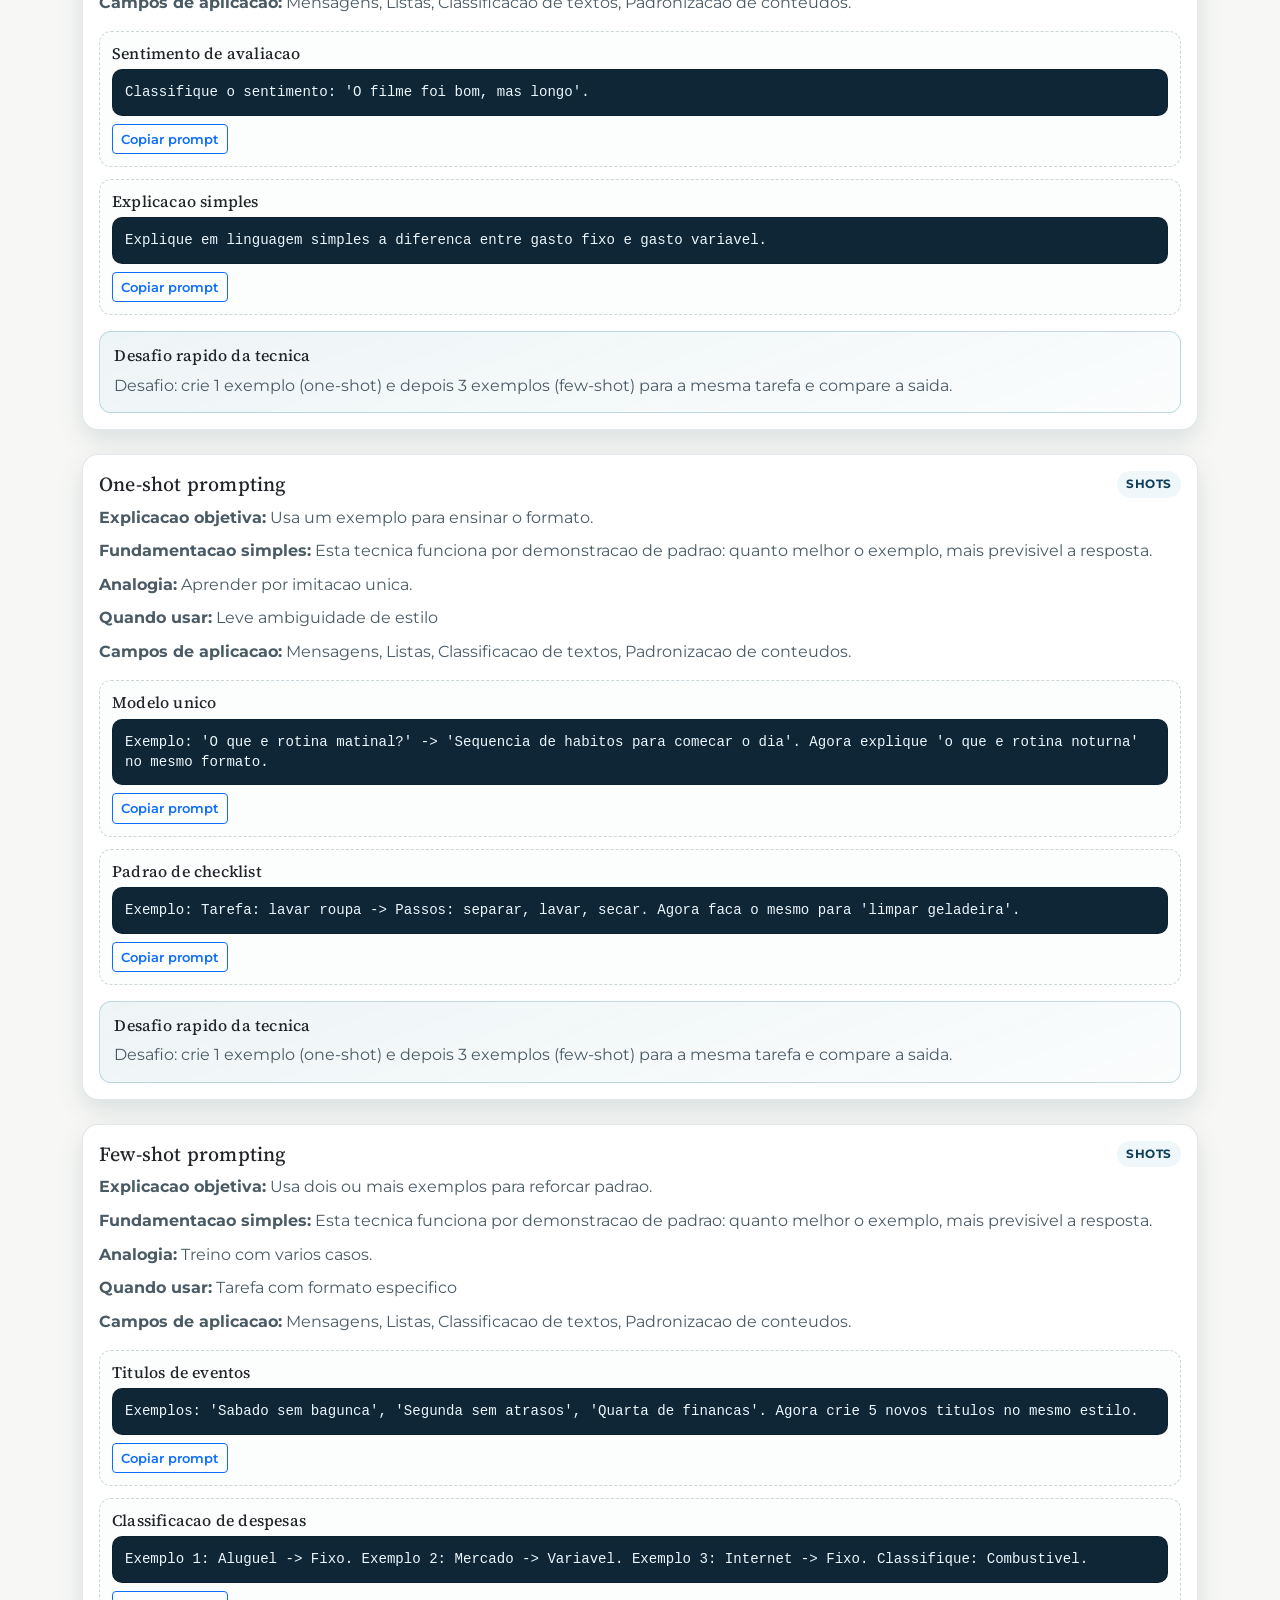
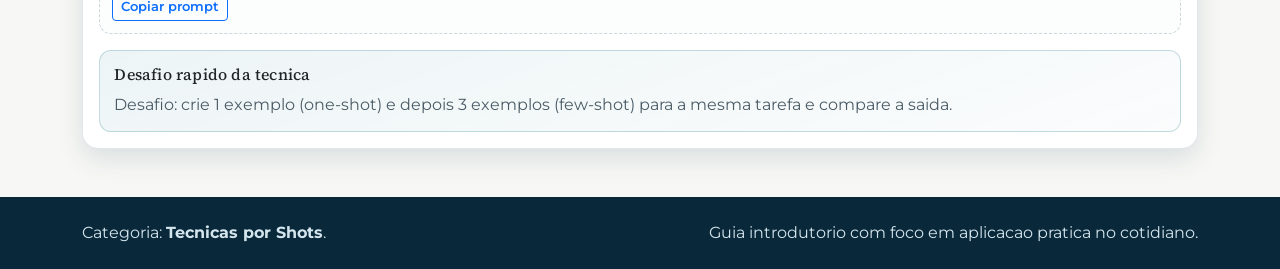
<file: categoria-shots.html>
<!DOCTYPE html>
<html lang="pt-BR">
<head>
  <meta charset="UTF-8" />
  <meta name="viewport" content="width=device-width, initial-scale=1.0" />
  <title>Tecnicas por Shots | Inteligencia Artificial Descomplicada</title>
  <meta name="description" content="Guia de prompts da categoria tecnicas por shots com fundamentacao, desafios e aplicacao no dia a dia." />

  <link rel="preconnect" href="https://fonts.googleapis.com" />
  <link rel="preconnect" href="https://fonts.gstatic.com" crossorigin />
  <link href="https://fonts.googleapis.com/css2?family=Montserrat:wght@400;500;600;700;800&family=Source+Serif+4:opsz,wght@8..60,400;8..60,600&display=swap" rel="stylesheet" />
  <link href="https://cdn.jsdelivr.net/npm/bootstrap@5.3.3/dist/css/bootstrap.min.css" rel="stylesheet" integrity="sha384-QWTKZyjpPEjISv5WaRU9OFeRpok6YctnYmDr5pNlyT2bRjXh0JMhjY6hW+ALEwIH" crossorigin="anonymous" />
  <link rel="stylesheet" href="css/estilos.css" />
</head>
<body data-categoria="shots">
  <nav class="navbar navbar-expand-xl barra-topo sticky-top" aria-label="Navegacao principal">
    <div class="container py-1">
      <a class="navbar-brand d-flex align-items-center gap-2" href="index.html">
        <span class="marca-icone">IA</span>
        <span class="marca-texto">Inteligencia Artificial Descomplicada</span>
      </a>
      <button class="navbar-toggler" type="button" data-bs-toggle="collapse" data-bs-target="#menuPrincipal" aria-controls="menuPrincipal" aria-expanded="false" aria-label="Abrir menu">
        <span class="navbar-toggler-icon"></span>
      </button>
      <div class="collapse navbar-collapse" id="menuPrincipal">
                <ul class="navbar-nav ms-auto mb-2 mb-lg-0 menu-principal">
          <li class="nav-item"><a class="nav-link" href="index.html#inicio">Inicio</a></li>
          <li class="nav-item dropdown">
            <a class="nav-link dropdown-toggle" href="#" role="button" data-bs-toggle="dropdown" aria-expanded="false">Modulos</a>
            <ul class="dropdown-menu menu-laboratorios">
              <li><a class="dropdown-item" href="index.html#modulos">Visao geral dos modulos</a></li>
              <li><a class="dropdown-item" href="index.html#fundamentos">Modulo 1 | Fundamentos</a></li>
              <li><a class="dropdown-item" href="index.html#tecnicas">Modulo 2 | Tecnicas</a></li>
              <li><a class="dropdown-item" href="index.html#gerador">Modulo 3 | Laboratorios</a></li>
              <li><a class="dropdown-item" href="index.html#boas-praticas">Modulo 4 | Uso consciente</a></li>
              <li><a class="dropdown-item" href="index.html#quiz-avaliativo">Modulo 5 | Quiz e revisao</a></li>
            </ul>
          </li>
          <li class="nav-item dropdown">
            <a class="nav-link dropdown-toggle" href="#" role="button" data-bs-toggle="dropdown" aria-expanded="false">Categorias</a>
            <ul class="dropdown-menu menu-laboratorios">
              <li><a class="dropdown-item" href="categoria-bases.html">Bases e estrutura</a></li>
              <li><a class="dropdown-item" href="categoria-shots.html">Tecnicas por shots</a></li>
              <li><a class="dropdown-item" href="categoria-raciocinio.html">Raciocinio e encadeamento</a></li>
              <li><a class="dropdown-item" href="categoria-controle.html">Niveis de controle</a></li>
              <li><a class="dropdown-item" href="categoria-qualidade.html">Qualidade e verificacao</a></li>
              <li><a class="dropdown-item" href="categoria-interacao.html">Interacao e metaprompts</a></li>
            </ul>
          </li>
          <li class="nav-item dropdown">
            <a class="nav-link dropdown-toggle" href="#" role="button" data-bs-toggle="dropdown" aria-expanded="false">Laboratorios</a>
            <ul class="dropdown-menu menu-laboratorios">
              <li><a class="dropdown-item" href="index.html#gerador">Laboratorio rapido</a></li>
              <li><a class="dropdown-item" href="index.html#debug-prompts">Debug de prompts</a></li>
              <li><a class="dropdown-item" href="index.html#interativo-avancado">Interativo avancado</a></li>
            </ul>
          </li>
          <li class="nav-item dropdown">
            <a class="nav-link dropdown-toggle" href="#" role="button" data-bs-toggle="dropdown" aria-expanded="false">Conteudo</a>
            <ul class="dropdown-menu menu-laboratorios">
              <li><a class="dropdown-item" href="como-ia-funciona.html">Como a IA funciona</a></li>
              <li><a class="dropdown-item" href="glossario-ia.html">Glossario de IA</a></li>
              <li><a class="dropdown-item" href="index.html#resumo-principal">Resumo dos pontos principais</a></li>
              <li><a class="dropdown-item" href="index.html#recursos">Recursos complementares</a></li>
            </ul>
          </li>
        </ul>
      </div>
    </div>
  </nav>

  <header class="cabecalho-categoria">
    <div class="container">
      <p class="etiqueta mb-2">Fundamentacao + pratica por categoria</p>
      <h1 class="display-6 fw-bold mb-2" id="tituloCategoria">Tecnicas por Shots</h1>
      <p class="mb-3" id="descricaoCategoria"></p>
      <div class="d-flex flex-wrap gap-2">
            <a href="categoria-bases.html" class="btn btn-sm btn-outline-light">Bases</a>
            <a href="categoria-shots.html" class="btn btn-sm btn-light">Shots</a>
            <a href="categoria-raciocinio.html" class="btn btn-sm btn-outline-light">Raciocinio</a>
            <a href="categoria-controle.html" class="btn btn-sm btn-outline-light">Controle</a>
            <a href="categoria-qualidade.html" class="btn btn-sm btn-outline-light">Qualidade</a>
            <a href="categoria-interacao.html" class="btn btn-sm btn-outline-light">Interacao</a>
      </div>
    </div>
  </header>

  <main class="py-5">
    <section class="container">
      <div class="resumo-categoria mb-4">
        <div class="d-flex flex-wrap justify-content-between align-items-center gap-2 mb-2">
          <h2 class="h5 mb-0">Campos de aplicacao da categoria</h2>
          <span class="selo-total" id="contadorPromptsCategoria">0 tecnicas nesta categoria</span>
        </div>
        <ul class="lista-campos-aplicacao" id="listaCamposCategoria"></ul>
      </div>

      <div class="resumo-categoria mb-4" id="fundamentacaoCategoria"></div>

      <div class="caixa-saida-mais mb-4">
        <h2 class="h5 mb-2">Desafio da pagina</h2>
        <p class="mb-0" id="desafioCategoriaPagina">Carregando desafio...</p>
      </div>

      <div class="resumo-categoria mb-4">
        <h2 class="h5 mb-3">Aplicar esta categoria no seu contexto</h2>
        <form id="formularioAplicacaoCategoria" class="row g-3" novalidate>
          <div class="col-md-6">
            <label for="campoObjetivoAplicacao" class="form-label">Objetivo</label>
            <input type="text" id="campoObjetivoAplicacao" class="form-control" placeholder="Ex.: planejar rotina semanal sem sobrecarga" />
          </div>
          <div class="col-md-6">
            <label for="campoPublicoAplicacao" class="form-label">Publico-alvo</label>
            <input type="text" id="campoPublicoAplicacao" class="form-control" placeholder="Ex.: adulto com pouco tempo livre" />
          </div>
          <div class="col-md-6">
            <label for="campoContextoAplicacao" class="form-label">Contexto</label>
            <input type="text" id="campoContextoAplicacao" class="form-control" placeholder="Ex.: semana com trabalho, casa e estudos" />
          </div>
          <div class="col-md-6">
            <label for="campoFormatoAplicacao" class="form-label">Formato desejado</label>
            <input type="text" id="campoFormatoAplicacao" class="form-control" placeholder="Ex.: checklist diario em 5 blocos" />
          </div>
          <div class="col-12 d-flex flex-wrap gap-2">
            <button type="submit" class="btn btn-ia">Gerar prompt de aplicacao</button>
            <button type="button" id="botaoCopiarAplicacaoCategoria" class="btn btn-outline-primary">Copiar prompt de aplicacao</button>
          </div>
        </form>
        <div class="mt-3">
          <label class="form-label" for="saidaAplicacaoCategoria">Prompt personalizado da categoria</label>
          <textarea id="saidaAplicacaoCategoria" class="form-control" rows="6" placeholder="Seu prompt personalizado aparecera aqui."></textarea>
        </div>
        <div class="caixa-saida-mais mt-3" id="saidaMaisAplicacaoCategoria">
          <h3 class="h6 mb-2">Saida+ | Informacoes complementares</h3>
          <p class="mb-2">Preencha os campos com dados reais do seu dia a dia para obter respostas mais utilitarias.</p>
          <p class="mb-0">Ajuste o formato de saida para facilitar execucao (checklist, tabela ou plano por etapas).</p>
        </div>
      </div>

      <div class="row g-4" id="gradeCategoria"></div>
    </section>
  </main>

  <footer class="rodape py-4">
    <div class="container d-flex flex-column flex-lg-row justify-content-between gap-2">
      <p class="mb-0">Categoria: <strong>Tecnicas por Shots</strong>.</p>
      <p class="mb-0">Guia introdutorio com foco em aplicacao pratica no cotidiano.</p>
    </div>
  </footer>

  <div class="toast-container position-fixed bottom-0 end-0 p-3">
    <div id="toastCopia" class="toast align-items-center texto-bg-sucesso border-0" role="status" aria-live="polite" aria-atomic="true">
      <div class="d-flex">
        <div class="toast-body" id="mensagemToast">Prompt copiado.</div>
        <button type="button" class="btn-close btn-close-white me-2 m-auto" data-bs-dismiss="toast" aria-label="Fechar"></button>
      </div>
    </div>
  </div>

  <script src="https://cdn.jsdelivr.net/npm/bootstrap@5.3.3/dist/js/bootstrap.bundle.min.js" integrity="sha384-YvpcrYf0tY3lHB60NNkmXc5s9fDVZLESaAA55NDzOxhy9GkcIdslK1eN7N6jIeHz" crossorigin="anonymous"></script>
  <script src="js/script.js"></script>
  <script src="js/paginas-categorias.js"></script>
</body>
</html>
</file>
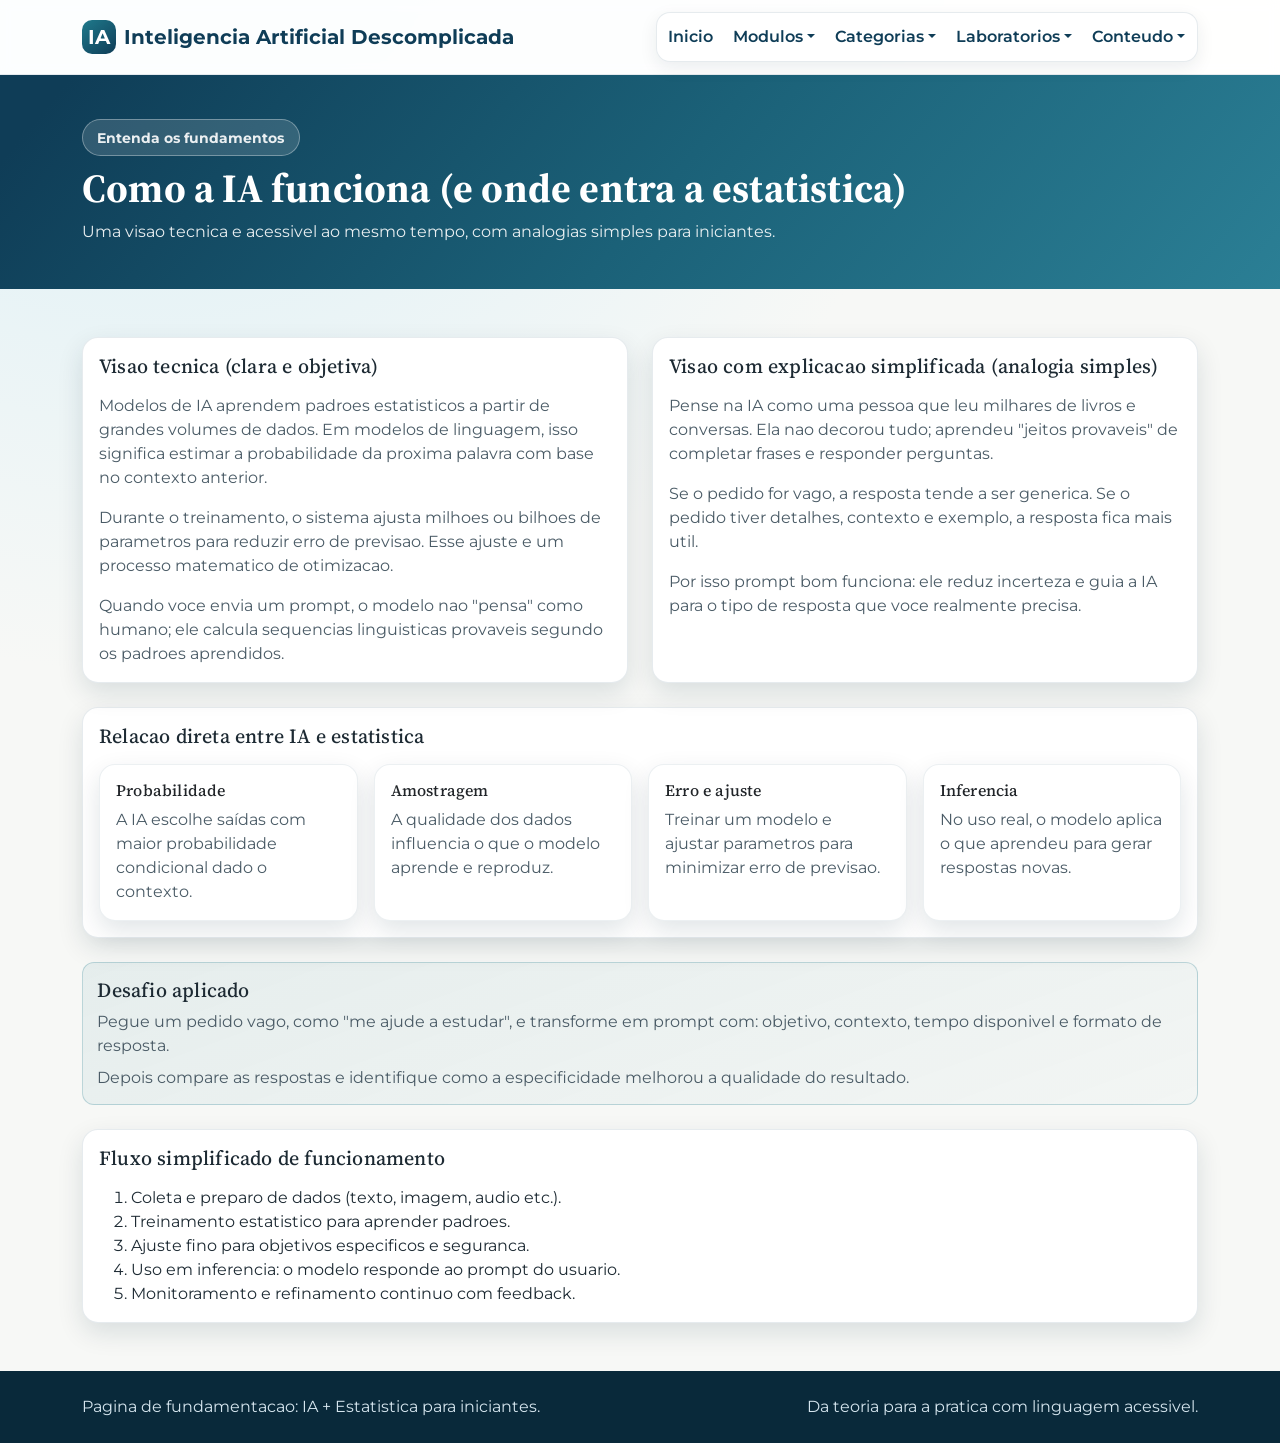
<file: como-ia-funciona.html>
<!DOCTYPE html>
<html lang="pt-BR">
<head>
  <meta charset="UTF-8" />
  <meta name="viewport" content="width=device-width, initial-scale=1.0" />
  <title>Como a IA Funciona | Inteligencia Artificial Descomplicada</title>
  <meta name="description" content="Explicacao clara sobre funcionamento da IA e relacao com estatistica, com linguagem tecnica e paralelos com explicacao simplificada." />
  <link rel="preconnect" href="https://fonts.googleapis.com" />
  <link rel="preconnect" href="https://fonts.gstatic.com" crossorigin />
  <link href="https://fonts.googleapis.com/css2?family=Montserrat:wght@400;500;600;700;800&family=Source+Serif+4:opsz,wght@8..60,400;8..60,600&display=swap" rel="stylesheet" />
  <link href="https://cdn.jsdelivr.net/npm/bootstrap@5.3.3/dist/css/bootstrap.min.css" rel="stylesheet" integrity="sha384-QWTKZyjpPEjISv5WaRU9OFeRpok6YctnYmDr5pNlyT2bRjXh0JMhjY6hW+ALEwIH" crossorigin="anonymous" />
  <link rel="stylesheet" href="css/estilos.css" />
</head>
<body>
  <nav class="navbar navbar-expand-xl barra-topo sticky-top" aria-label="Navegacao principal">
    <div class="container py-1">
      <a class="navbar-brand d-flex align-items-center gap-2" href="index.html">
        <span class="marca-icone">IA</span>
        <span class="marca-texto">Inteligencia Artificial Descomplicada</span>
      </a>
      <button class="navbar-toggler" type="button" data-bs-toggle="collapse" data-bs-target="#menuPrincipal" aria-controls="menuPrincipal" aria-expanded="false" aria-label="Abrir menu">
        <span class="navbar-toggler-icon"></span>
      </button>
      <div class="collapse navbar-collapse" id="menuPrincipal">
                <ul class="navbar-nav ms-auto mb-2 mb-lg-0 menu-principal">
          <li class="nav-item"><a class="nav-link" href="index.html#inicio">Inicio</a></li>
          <li class="nav-item dropdown">
            <a class="nav-link dropdown-toggle" href="#" role="button" data-bs-toggle="dropdown" aria-expanded="false">Modulos</a>
            <ul class="dropdown-menu menu-laboratorios">
              <li><a class="dropdown-item" href="index.html#modulos">Visao geral dos modulos</a></li>
              <li><a class="dropdown-item" href="index.html#fundamentos">Modulo 1 | Fundamentos</a></li>
              <li><a class="dropdown-item" href="index.html#tecnicas">Modulo 2 | Tecnicas</a></li>
              <li><a class="dropdown-item" href="index.html#gerador">Modulo 3 | Laboratorios</a></li>
              <li><a class="dropdown-item" href="index.html#boas-praticas">Modulo 4 | Uso consciente</a></li>
              <li><a class="dropdown-item" href="index.html#quiz-avaliativo">Modulo 5 | Quiz e revisao</a></li>
            </ul>
          </li>
          <li class="nav-item dropdown">
            <a class="nav-link dropdown-toggle" href="#" role="button" data-bs-toggle="dropdown" aria-expanded="false">Categorias</a>
            <ul class="dropdown-menu menu-laboratorios">
              <li><a class="dropdown-item" href="categoria-bases.html">Bases e estrutura</a></li>
              <li><a class="dropdown-item" href="categoria-shots.html">Tecnicas por shots</a></li>
              <li><a class="dropdown-item" href="categoria-raciocinio.html">Raciocinio e encadeamento</a></li>
              <li><a class="dropdown-item" href="categoria-controle.html">Niveis de controle</a></li>
              <li><a class="dropdown-item" href="categoria-qualidade.html">Qualidade e verificacao</a></li>
              <li><a class="dropdown-item" href="categoria-interacao.html">Interacao e metaprompts</a></li>
            </ul>
          </li>
          <li class="nav-item dropdown">
            <a class="nav-link dropdown-toggle" href="#" role="button" data-bs-toggle="dropdown" aria-expanded="false">Laboratorios</a>
            <ul class="dropdown-menu menu-laboratorios">
              <li><a class="dropdown-item" href="index.html#gerador">Laboratorio rapido</a></li>
              <li><a class="dropdown-item" href="index.html#debug-prompts">Debug de prompts</a></li>
              <li><a class="dropdown-item" href="index.html#interativo-avancado">Interativo avancado</a></li>
            </ul>
          </li>
          <li class="nav-item dropdown">
            <a class="nav-link dropdown-toggle" href="#" role="button" data-bs-toggle="dropdown" aria-expanded="false">Conteudo</a>
            <ul class="dropdown-menu menu-laboratorios">
              <li><a class="dropdown-item" href="como-ia-funciona.html">Como a IA funciona</a></li>
              <li><a class="dropdown-item" href="glossario-ia.html">Glossario de IA</a></li>
              <li><a class="dropdown-item" href="index.html#resumo-principal">Resumo dos pontos principais</a></li>
              <li><a class="dropdown-item" href="index.html#recursos">Recursos complementares</a></li>
            </ul>
          </li>
        </ul>
      </div>
    </div>
  </nav>

  <header class="cabecalho-categoria">
    <div class="container">
      <p class="etiqueta mb-2">Entenda os fundamentos</p>
      <h1 class="display-6 fw-bold mb-2">Como a IA funciona (e onde entra a estatistica)</h1>
      <p class="mb-0">Uma visao tecnica e acessivel ao mesmo tempo, com analogias simples para iniciantes.</p>
    </div>
  </header>

  <main class="py-5">
    <section class="container mb-4">
      <div class="row g-4">
        <div class="col-lg-6">
          <article class="resumo-categoria h-100">
            <h2 class="h5 mb-3">Visao tecnica (clara e objetiva)</h2>
            <p>Modelos de IA aprendem padroes estatisticos a partir de grandes volumes de dados. Em modelos de linguagem, isso significa estimar a probabilidade da proxima palavra com base no contexto anterior.</p>
            <p>Durante o treinamento, o sistema ajusta milhoes ou bilhoes de parametros para reduzir erro de previsao. Esse ajuste e um processo matematico de otimizacao.</p>
            <p class="mb-0">Quando voce envia um prompt, o modelo nao "pensa" como humano; ele calcula sequencias linguisticas provaveis segundo os padroes aprendidos.</p>
          </article>
        </div>
        <div class="col-lg-6">
          <article class="resumo-categoria h-100">
            <h2 class="h5 mb-3">Visao com explicacao simplificada (analogia simples)</h2>
            <p>Pense na IA como uma pessoa que leu milhares de livros e conversas. Ela nao decorou tudo; aprendeu "jeitos provaveis" de completar frases e responder perguntas.</p>
            <p>Se o pedido for vago, a resposta tende a ser generica. Se o pedido tiver detalhes, contexto e exemplo, a resposta fica mais util.</p>
            <p class="mb-0">Por isso prompt bom funciona: ele reduz incerteza e guia a IA para o tipo de resposta que voce realmente precisa.</p>
          </article>
        </div>
      </div>
    </section>

    <section class="container mb-4">
      <div class="resumo-categoria">
        <h2 class="h5 mb-3">Relacao direta entre IA e estatistica</h2>
        <div class="row g-3">
          <div class="col-md-6 col-xl-3">
            <div class="card card-bloco h-100">
              <div class="card-body">
                <h3 class="h6">Probabilidade</h3>
                <p class="mb-0">A IA escolhe saídas com maior probabilidade condicional dado o contexto.</p>
              </div>
            </div>
          </div>
          <div class="col-md-6 col-xl-3">
            <div class="card card-bloco h-100">
              <div class="card-body">
                <h3 class="h6">Amostragem</h3>
                <p class="mb-0">A qualidade dos dados influencia o que o modelo aprende e reproduz.</p>
              </div>
            </div>
          </div>
          <div class="col-md-6 col-xl-3">
            <div class="card card-bloco h-100">
              <div class="card-body">
                <h3 class="h6">Erro e ajuste</h3>
                <p class="mb-0">Treinar um modelo e ajustar parametros para minimizar erro de previsao.</p>
              </div>
            </div>
          </div>
          <div class="col-md-6 col-xl-3">
            <div class="card card-bloco h-100">
              <div class="card-body">
                <h3 class="h6">Inferencia</h3>
                <p class="mb-0">No uso real, o modelo aplica o que aprendeu para gerar respostas novas.</p>
              </div>
            </div>
          </div>
        </div>
      </div>
    </section>

    <section class="container mb-4">
      <div class="caixa-saida-mais">
        <h2 class="h5 mb-2">Desafio aplicado</h2>
        <p class="mb-2">Pegue um pedido vago, como "me ajude a estudar", e transforme em prompt com: objetivo, contexto, tempo disponivel e formato de resposta.</p>
        <p class="mb-0">Depois compare as respostas e identifique como a especificidade melhorou a qualidade do resultado.</p>
      </div>
    </section>

    <section class="container">
      <div class="resumo-categoria">
        <h2 class="h5 mb-3">Fluxo simplificado de funcionamento</h2>
        <ol class="mb-0">
          <li>Coleta e preparo de dados (texto, imagem, audio etc.).</li>
          <li>Treinamento estatistico para aprender padroes.</li>
          <li>Ajuste fino para objetivos especificos e seguranca.</li>
          <li>Uso em inferencia: o modelo responde ao prompt do usuario.</li>
          <li>Monitoramento e refinamento continuo com feedback.</li>
        </ol>
      </div>
    </section>
  </main>

  <footer class="rodape py-4">
    <div class="container d-flex flex-column flex-lg-row justify-content-between gap-2">
      <p class="mb-0">Pagina de fundamentacao: IA + Estatistica para iniciantes.</p>
      <p class="mb-0">Da teoria para a pratica com linguagem acessivel.</p>
    </div>
  </footer>

  <script src="https://cdn.jsdelivr.net/npm/bootstrap@5.3.3/dist/js/bootstrap.bundle.min.js" integrity="sha384-YvpcrYf0tY3lHB60NNkmXc5s9fDVZLESaAA55NDzOxhy9GkcIdslK1eN7N6jIeHz" crossorigin="anonymous"></script>
</body>
</html>
</file>
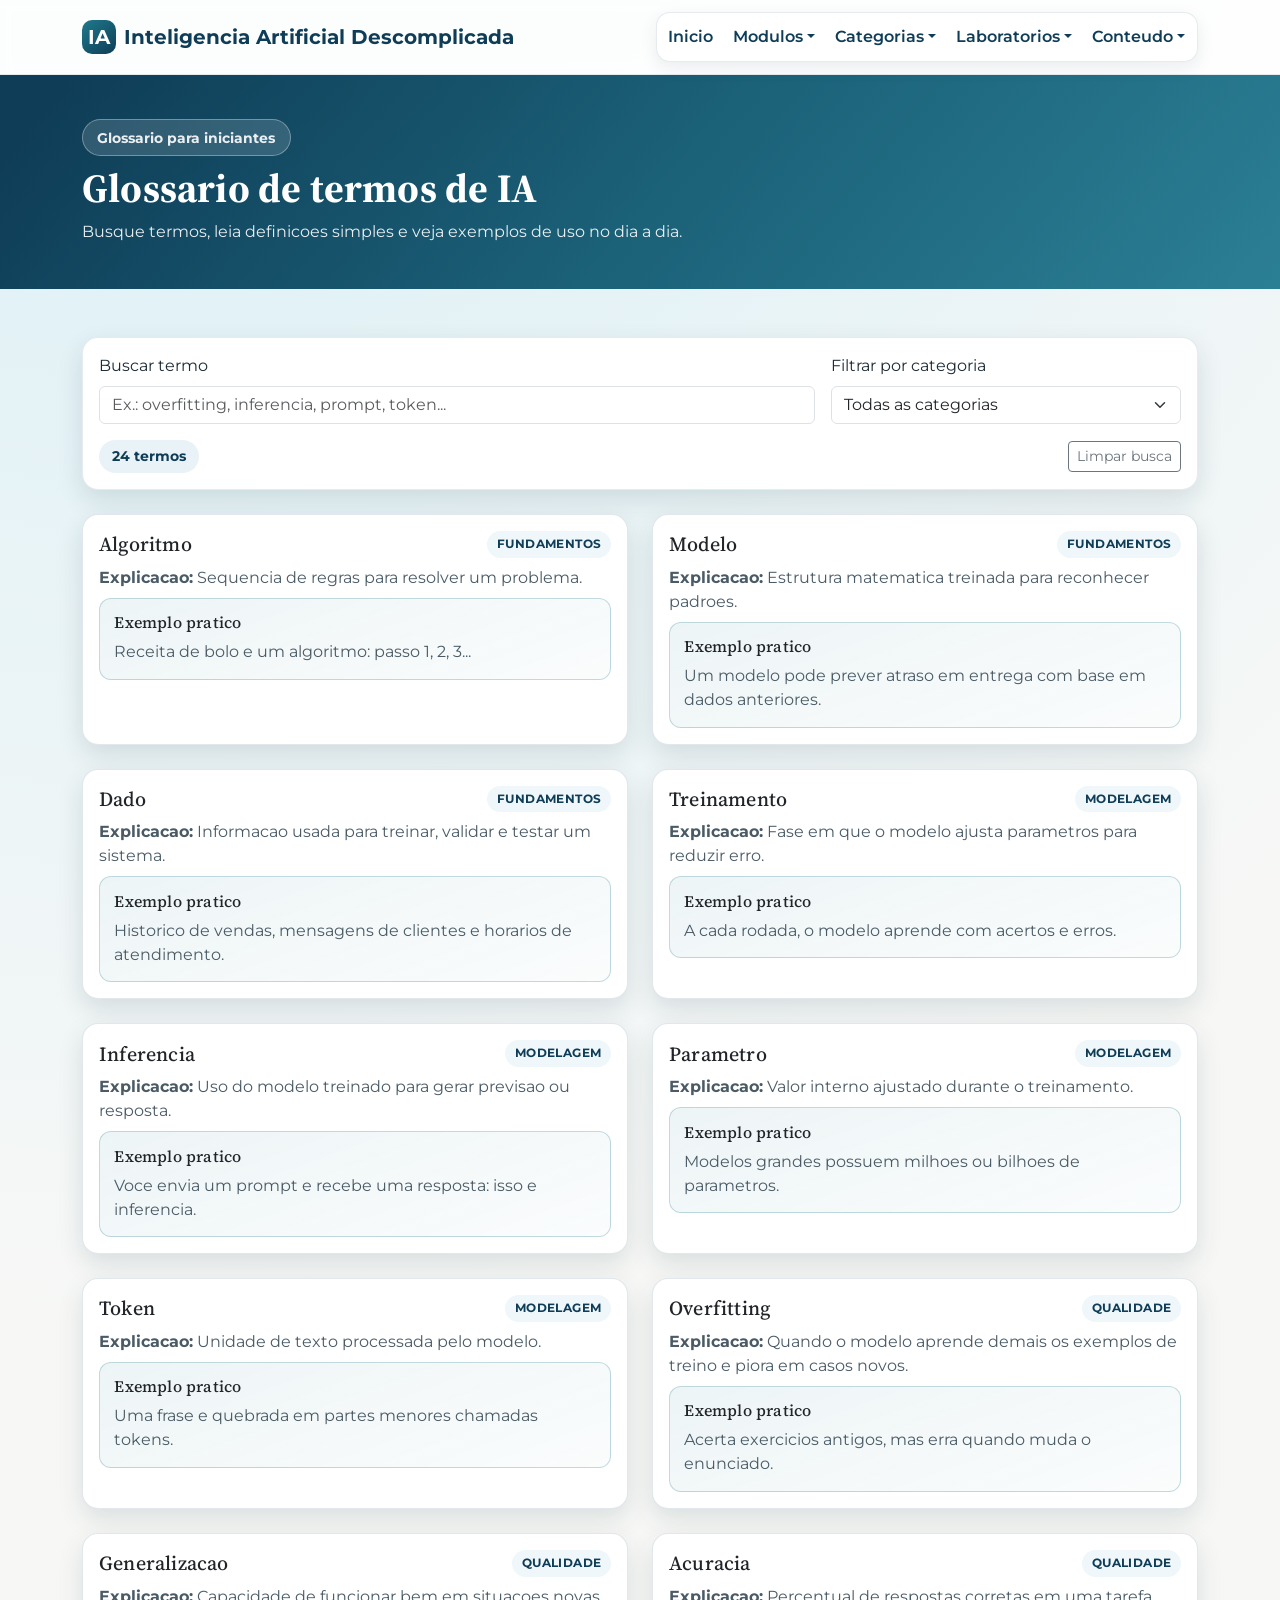
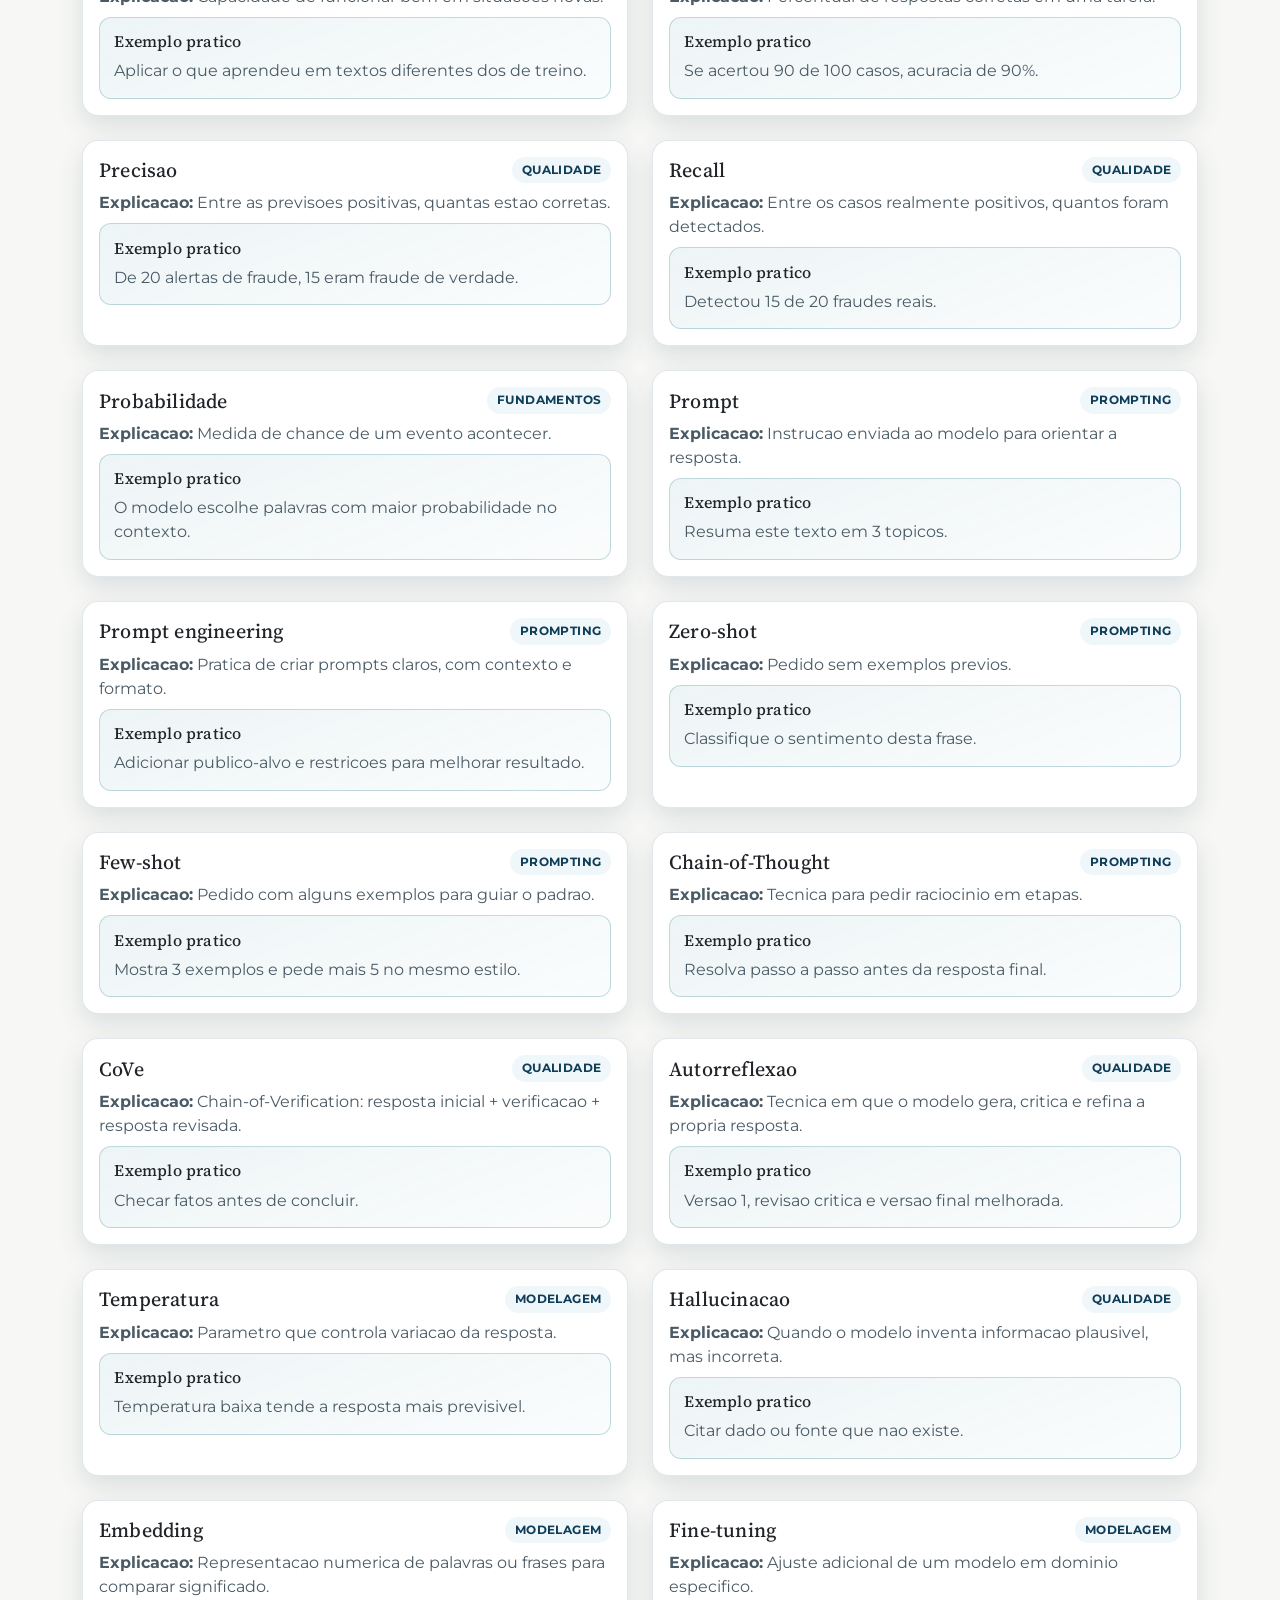
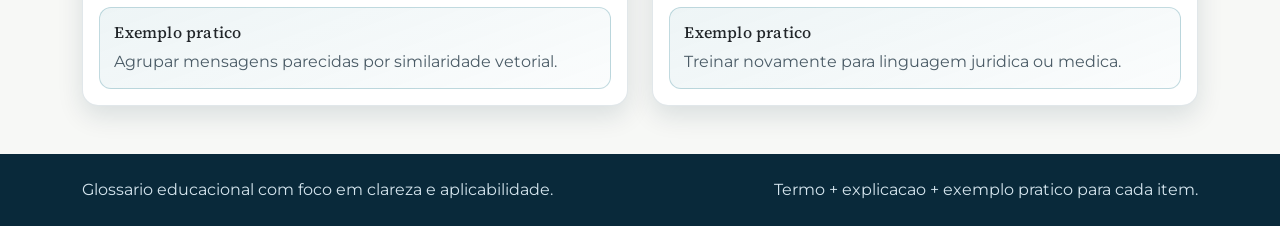
<file: glossario-ia.html>
<!DOCTYPE html>
<html lang="pt-BR">
<head>
  <meta charset="UTF-8" />
  <meta name="viewport" content="width=device-width, initial-scale=1.0" />
  <title>Glossario de IA | Inteligencia Artificial Descomplicada</title>
  <meta name="description" content="Glossario de termos de IA com busca, explicacao simples e exemplos praticos." />
  <link rel="preconnect" href="https://fonts.googleapis.com" />
  <link rel="preconnect" href="https://fonts.gstatic.com" crossorigin />
  <link href="https://fonts.googleapis.com/css2?family=Montserrat:wght@400;500;600;700;800&family=Source+Serif+4:opsz,wght@8..60,400;8..60,600&display=swap" rel="stylesheet" />
  <link href="https://cdn.jsdelivr.net/npm/bootstrap@5.3.3/dist/css/bootstrap.min.css" rel="stylesheet" integrity="sha384-QWTKZyjpPEjISv5WaRU9OFeRpok6YctnYmDr5pNlyT2bRjXh0JMhjY6hW+ALEwIH" crossorigin="anonymous" />
  <link rel="stylesheet" href="css/estilos.css" />
</head>
<body>
  <nav class="navbar navbar-expand-xl barra-topo sticky-top" aria-label="Navegacao principal">
    <div class="container py-1">
      <a class="navbar-brand d-flex align-items-center gap-2" href="index.html">
        <span class="marca-icone">IA</span>
        <span class="marca-texto">Inteligencia Artificial Descomplicada</span>
      </a>
      <button class="navbar-toggler" type="button" data-bs-toggle="collapse" data-bs-target="#menuPrincipal" aria-controls="menuPrincipal" aria-expanded="false" aria-label="Abrir menu">
        <span class="navbar-toggler-icon"></span>
      </button>
      <div class="collapse navbar-collapse" id="menuPrincipal">
                <ul class="navbar-nav ms-auto mb-2 mb-lg-0 menu-principal">
          <li class="nav-item"><a class="nav-link" href="index.html#inicio">Inicio</a></li>
          <li class="nav-item dropdown">
            <a class="nav-link dropdown-toggle" href="#" role="button" data-bs-toggle="dropdown" aria-expanded="false">Modulos</a>
            <ul class="dropdown-menu menu-laboratorios">
              <li><a class="dropdown-item" href="index.html#modulos">Visao geral dos modulos</a></li>
              <li><a class="dropdown-item" href="index.html#fundamentos">Modulo 1 | Fundamentos</a></li>
              <li><a class="dropdown-item" href="index.html#tecnicas">Modulo 2 | Tecnicas</a></li>
              <li><a class="dropdown-item" href="index.html#gerador">Modulo 3 | Laboratorios</a></li>
              <li><a class="dropdown-item" href="index.html#boas-praticas">Modulo 4 | Uso consciente</a></li>
              <li><a class="dropdown-item" href="index.html#quiz-avaliativo">Modulo 5 | Quiz e revisao</a></li>
            </ul>
          </li>
          <li class="nav-item dropdown">
            <a class="nav-link dropdown-toggle" href="#" role="button" data-bs-toggle="dropdown" aria-expanded="false">Categorias</a>
            <ul class="dropdown-menu menu-laboratorios">
              <li><a class="dropdown-item" href="categoria-bases.html">Bases e estrutura</a></li>
              <li><a class="dropdown-item" href="categoria-shots.html">Tecnicas por shots</a></li>
              <li><a class="dropdown-item" href="categoria-raciocinio.html">Raciocinio e encadeamento</a></li>
              <li><a class="dropdown-item" href="categoria-controle.html">Niveis de controle</a></li>
              <li><a class="dropdown-item" href="categoria-qualidade.html">Qualidade e verificacao</a></li>
              <li><a class="dropdown-item" href="categoria-interacao.html">Interacao e metaprompts</a></li>
            </ul>
          </li>
          <li class="nav-item dropdown">
            <a class="nav-link dropdown-toggle" href="#" role="button" data-bs-toggle="dropdown" aria-expanded="false">Laboratorios</a>
            <ul class="dropdown-menu menu-laboratorios">
              <li><a class="dropdown-item" href="index.html#gerador">Laboratorio rapido</a></li>
              <li><a class="dropdown-item" href="index.html#debug-prompts">Debug de prompts</a></li>
              <li><a class="dropdown-item" href="index.html#interativo-avancado">Interativo avancado</a></li>
            </ul>
          </li>
          <li class="nav-item dropdown">
            <a class="nav-link dropdown-toggle" href="#" role="button" data-bs-toggle="dropdown" aria-expanded="false">Conteudo</a>
            <ul class="dropdown-menu menu-laboratorios">
              <li><a class="dropdown-item" href="como-ia-funciona.html">Como a IA funciona</a></li>
              <li><a class="dropdown-item" href="glossario-ia.html">Glossario de IA</a></li>
              <li><a class="dropdown-item" href="index.html#resumo-principal">Resumo dos pontos principais</a></li>
              <li><a class="dropdown-item" href="index.html#recursos">Recursos complementares</a></li>
            </ul>
          </li>
        </ul>
      </div>
    </div>
  </nav>

  <header class="cabecalho-categoria">
    <div class="container">
      <p class="etiqueta mb-2">Glossario para iniciantes</p>
      <h1 class="display-6 fw-bold mb-2">Glossario de termos de IA</h1>
      <p class="mb-0">Busque termos, leia definicoes simples e veja exemplos de uso no dia a dia.</p>
    </div>
  </header>

  <main class="py-5">
    <section class="container mb-4">
      <div class="resumo-categoria">
        <div class="row g-3 align-items-end">
          <div class="col-md-8">
            <label class="form-label" for="buscaGlossario">Buscar termo</label>
            <input type="search" id="buscaGlossario" class="form-control" placeholder="Ex.: overfitting, inferencia, prompt, token..." />
          </div>
          <div class="col-md-4">
            <label class="form-label" for="filtroCategoriaGlossario">Filtrar por categoria</label>
            <select id="filtroCategoriaGlossario" class="form-select">
              <option value="todas">Todas as categorias</option>
              <option value="fundamentos">Fundamentos</option>
              <option value="modelagem">Modelagem</option>
              <option value="prompting">Prompting</option>
              <option value="qualidade">Qualidade e avaliacao</option>
            </select>
          </div>
          <div class="col-12 d-flex justify-content-between align-items-center">
            <span class="selo-total" id="contadorGlossario">0 termos</span>
            <button type="button" id="botaoLimparBuscaGlossario" class="btn btn-outline-secondary btn-sm">Limpar busca</button>
          </div>
        </div>
      </div>
    </section>

    <section class="container">
      <div class="row g-4" id="gradeGlossario"></div>
    </section>
  </main>

  <footer class="rodape py-4">
    <div class="container d-flex flex-column flex-lg-row justify-content-between gap-2">
      <p class="mb-0">Glossario educacional com foco em clareza e aplicabilidade.</p>
      <p class="mb-0">Termo + explicacao + exemplo pratico para cada item.</p>
    </div>
  </footer>

  <script src="https://cdn.jsdelivr.net/npm/bootstrap@5.3.3/dist/js/bootstrap.bundle.min.js" integrity="sha384-YvpcrYf0tY3lHB60NNkmXc5s9fDVZLESaAA55NDzOxhy9GkcIdslK1eN7N6jIeHz" crossorigin="anonymous"></script>
  <script src="js/glossario.js"></script>
</body>
</html>
</file>
<file: css/estilos.css>
:root {
  --cor-primaria: #0f3d57;
  --cor-secundaria: #1f7a8c;
  --cor-destaque: #f28f3b;
  --cor-fundo: #f7f8f6;
  --cor-superficie: #ffffff;
  --cor-texto: #1d2a33;
  --cor-texto-suave: #4a5b66;
  --sombra-suave: 0 10px 26px rgba(11, 39, 54, 0.12);
  --raio-md: 16px;
  --raio-lg: 24px;
}

* {
  box-sizing: border-box;
}

html {
  scroll-behavior: smooth;
}

body {
  margin: 0;
  font-family: "Montserrat", "Segoe UI", sans-serif;
  color: var(--cor-texto);
  background: radial-gradient(circle at 12% -10%, #d6eef6 0%, #f7f8f6 42%, #f7f8f6 100%);
  overflow-x: hidden;
}

h1,
h2,
h3,
h4,
h5,
h6 {
  font-family: "Source Serif 4", Georgia, serif;
  letter-spacing: 0.2px;
}

p {
  color: var(--cor-texto-suave);
}

.formas-fundo {
  position: fixed;
  inset: 0;
  pointer-events: none;
  z-index: -1;
}

.forma {
  position: absolute;
  border-radius: 999px;
  filter: blur(1px);
}

.forma-1 {
  width: 300px;
  height: 300px;
  right: -70px;
  top: 75px;
  background: linear-gradient(140deg, rgba(242, 143, 59, 0.18), rgba(242, 143, 59, 0.02));
}

.forma-2 {
  width: 260px;
  height: 260px;
  left: -80px;
  top: 420px;
  background: linear-gradient(140deg, rgba(31, 122, 140, 0.18), rgba(31, 122, 140, 0.03));
}

.forma-3 {
  width: 180px;
  height: 180px;
  right: 12%;
  bottom: 110px;
  background: linear-gradient(140deg, rgba(15, 61, 87, 0.15), rgba(15, 61, 87, 0.03));
}

.barra-topo {
  background: rgba(255, 255, 255, 0.9);
  backdrop-filter: blur(6px);
  border-bottom: 1px solid rgba(15, 61, 87, 0.1);
}

.marca-icone {
  width: 34px;
  height: 34px;
  border-radius: 10px;
  display: inline-flex;
  justify-content: center;
  align-items: center;
  background: linear-gradient(140deg, var(--cor-secundaria), var(--cor-primaria));
  color: #fff;
  font-weight: 700;
}

.marca-texto {
  font-weight: 700;
  color: var(--cor-primaria);
}

.nav-link {
  font-weight: 600;
  color: var(--cor-primaria);
}

.nav-link:hover,
.nav-link:focus {
  color: var(--cor-secundaria);
}

.menu-principal {
  gap: 0.25rem;
}

.menu-principal .nav-link {
  padding: 0.52rem 0.8rem;
  border-radius: 10px;
  white-space: nowrap;
}

.menu-principal .nav-link:hover,
.menu-principal .nav-link:focus {
  background: #eef6f9;
}

.menu-laboratorios {
  border: 1px solid rgba(15, 61, 87, 0.14);
  border-radius: 12px;
  box-shadow: var(--sombra-suave);
  padding: 0.35rem;
  min-width: 16rem;
}

.menu-laboratorios .dropdown-item {
  border-radius: 8px;
  padding: 0.5rem 0.65rem;
  color: var(--cor-primaria);
  font-weight: 600;
  white-space: normal;
}

.menu-laboratorios .dropdown-item:hover,
.menu-laboratorios .dropdown-item:focus {
  background: #eef6f9;
}

.secao-hero {
  background: linear-gradient(130deg, #0f3d57 5%, #1b6178 52%, #2b7f95 100%);
  color: #fff;
  position: relative;
}

.py-lg-6 {
  padding-top: 5rem;
  padding-bottom: 5rem;
}

.etiqueta {
  display: inline-block;
  background: rgba(255, 255, 255, 0.14);
  border: 1px solid rgba(255, 255, 255, 0.33);
  color: #fff;
  border-radius: 999px;
  padding: 0.45rem 0.9rem;
  font-size: 0.86rem;
  font-weight: 700;
}

.etiqueta-modulo {
  display: inline-block;
  margin-bottom: 0.7rem;
  padding: 0.28rem 0.7rem;
  border-radius: 999px;
  border: 1px solid rgba(15, 61, 87, 0.18);
  background: #eef6f9;
  color: var(--cor-primaria);
  font-size: 0.78rem;
  font-weight: 700;
  text-transform: uppercase;
  letter-spacing: 0.4px;
}

.secao-hero .lead {
  color: rgba(255, 255, 255, 0.92);
}

.btn-ia {
  background: linear-gradient(150deg, var(--cor-destaque), #ef7b1b);
  color: #fff;
  border: none;
  font-weight: 700;
  padding-inline: 1.2rem;
}

.btn-ia:hover,
.btn-ia:focus {
  background: linear-gradient(150deg, #ef7b1b, #de6709);
  color: #fff;
}

.painel-destaque {
  background: rgba(255, 255, 255, 0.12);
  border: 1px solid rgba(255, 255, 255, 0.25);
  border-radius: var(--raio-lg);
  padding: 1.4rem;
  box-shadow: var(--sombra-suave);
}

.painel-destaque p,
.painel-destaque h2 {
  color: #f7fbff;
}

.item-turno {
  background: rgba(255, 255, 255, 0.14);
  color: #fff;
  padding: 0.55rem 0.75rem;
  border-radius: 10px;
  font-size: 0.94rem;
}

.titulo-secao {
  color: var(--cor-primaria);
  font-weight: 700;
  margin-bottom: 0.5rem;
}

.texto-secao {
  color: var(--cor-texto-suave);
  max-width: 78ch;
}

.card {
  border: none;
  border-radius: var(--raio-md);
}

.card-bloco,
.card-modulo,
.card-pratica {
  box-shadow: var(--sombra-suave);
  border: 1px solid rgba(15, 61, 87, 0.08);
}

.card-modulo .badge {
  color: var(--cor-primaria);
  border: 1px solid rgba(15, 61, 87, 0.14);
}

.pequeno {
  font-size: 0.95rem;
}

.secao-destaque-clara {
  background: linear-gradient(180deg, rgba(231, 243, 247, 0.45) 0%, rgba(255, 255, 255, 0.85) 100%);
}

.accordion-item {
  border: 1px solid rgba(15, 61, 87, 0.1);
  border-radius: 12px;
  overflow: hidden;
}

.accordion-button {
  font-weight: 700;
  color: var(--cor-primaria);
}

.accordion-button:not(.collapsed) {
  color: var(--cor-primaria);
  background-color: #eef6f9;
}

.painel-checklist {
  background: var(--cor-superficie);
  border: 1px solid rgba(15, 61, 87, 0.1);
  border-radius: var(--raio-md);
  padding: 1.2rem;
  box-shadow: var(--sombra-suave);
}

.lista-checklist {
  list-style: none;
  margin: 0;
  padding: 0;
  display: grid;
  gap: 0.6rem;
}

.lista-checklist li {
  display: flex;
  align-items: flex-start;
  gap: 0.55rem;
  color: var(--cor-texto-suave);
}

.lista-checklist input {
  margin-top: 0.2rem;
  accent-color: var(--cor-secundaria);
}

.filtros {
  background: #fff;
  border: 1px solid rgba(15, 61, 87, 0.1);
  border-radius: var(--raio-md);
  padding: 1rem;
  box-shadow: var(--sombra-suave);
}

.secao-links-categoria {
  background: #fff;
  border: 1px solid rgba(15, 61, 87, 0.1);
  border-radius: var(--raio-md);
  padding: 1rem;
  box-shadow: var(--sombra-suave);
}

.secao-links-categoria p {
  color: var(--cor-texto-suave);
}

.link-categoria {
  display: block;
  height: 100%;
  border: 1px solid rgba(15, 61, 87, 0.12);
  border-radius: 12px;
  background: #fbfdff;
  padding: 0.9rem;
  text-decoration: none;
  transition: transform 0.18s ease, box-shadow 0.18s ease;
}

.link-categoria:hover,
.link-categoria:focus {
  transform: translateY(-2px);
  box-shadow: 0 10px 18px rgba(11, 39, 54, 0.14);
}

.link-categoria h4 {
  color: var(--cor-primaria);
  margin-bottom: 0.35rem;
}

.link-categoria p {
  color: var(--cor-texto-suave);
}

.selo-total {
  background: #e9f2f6;
  color: var(--cor-primaria);
  border-radius: 999px;
  padding: 0.35rem 0.8rem;
  font-weight: 700;
  font-size: 0.9rem;
}

.card-tecnica {
  height: 100%;
  border: 1px solid rgba(15, 61, 87, 0.12);
  box-shadow: var(--sombra-suave);
  transition: transform 0.2s ease, box-shadow 0.2s ease;
}

.card-tecnica:hover {
  transform: translateY(-4px);
  box-shadow: 0 14px 28px rgba(11, 39, 54, 0.16);
}

.cabecalho-tecnica {
  display: flex;
  justify-content: space-between;
  align-items: center;
  gap: 0.6rem;
}

.etiqueta-categoria {
  background: #eff7fa;
  color: var(--cor-primaria);
  font-size: 0.78rem;
  font-weight: 700;
  padding: 0.25rem 0.6rem;
  border-radius: 999px;
  text-transform: uppercase;
  letter-spacing: 0.4px;
}

.bloco-explicacao {
  border-left: 3px solid #d5e7ee;
  padding-left: 0.75rem;
  margin-bottom: 0.85rem;
}

.bloco-explicacao p {
  margin-bottom: 0.45rem;
}

.lista-exemplos {
  display: grid;
  gap: 0.75rem;
}

.item-exemplo {
  border: 1px dashed rgba(15, 61, 87, 0.2);
  border-radius: 12px;
  padding: 0.75rem;
  background: #fcfdfd;
}

.item-exemplo h4 {
  font-size: 1rem;
  margin-bottom: 0.4rem;
}

.codigo-prompt {
  background: #0e2635;
  color: #ebf6fd;
  padding: 0.75rem;
  border-radius: 10px;
  white-space: pre-wrap;
  font-size: 0.88rem;
  line-height: 1.45;
  border: 1px solid rgba(0, 0, 0, 0.15);
  margin-bottom: 0.5rem;
}

.btn-copiar {
  font-size: 0.84rem;
  font-weight: 600;
}

#saidaPrompt {
  border: 1px solid rgba(15, 61, 87, 0.2);
  border-radius: 12px;
  background: #fbfdff;
}

.bloco-laboratorio {
  border: 1px solid rgba(15, 61, 87, 0.1);
  background: #ffffff;
}

.caixa-diagnostico {
  border: 1px solid rgba(15, 61, 87, 0.15);
  border-radius: 12px;
  background: #ffffff;
  padding: 0.9rem;
  color: var(--cor-texto-suave);
  box-shadow: var(--sombra-suave);
}

.caixa-saida-mais {
  border: 1px solid rgba(31, 122, 140, 0.25);
  border-radius: 12px;
  background: linear-gradient(160deg, rgba(31, 122, 140, 0.08), rgba(31, 122, 140, 0.02));
  padding: 0.9rem;
}

.caixa-saida-mais h3 {
  color: var(--cor-primaria);
}

.caixa-saida-mais p {
  color: var(--cor-texto-suave);
}

.pergunta-quiz {
  border: 1px solid rgba(15, 61, 87, 0.14);
}

.opcoes-quiz {
  display: grid;
  gap: 0.35rem;
}

.opcao-quiz {
  border: 1px solid rgba(15, 61, 87, 0.12);
  border-radius: 10px;
  background: #fbfdff;
  padding: 0.45rem 0.65rem;
}

.feedback-pergunta {
  margin-top: 0.6rem;
  font-size: 0.9rem;
  font-weight: 600;
}

.feedback-correto {
  color: #1e6f43;
}

.feedback-incorreto {
  color: #9d4d0d;
}

.feedback-aviso {
  color: #4a5b66;
}

.quiz-correta {
  border-color: rgba(25, 135, 84, 0.45);
  background: linear-gradient(180deg, rgba(220, 247, 231, 0.42), rgba(255, 255, 255, 1));
}

.quiz-incorreta {
  border-color: rgba(220, 53, 69, 0.38);
  background: linear-gradient(180deg, rgba(255, 232, 210, 0.46), rgba(255, 255, 255, 1));
}

.lista-diagnostico {
  list-style: none;
  margin: 0;
  padding: 0;
  display: grid;
  gap: 0.5rem;
}

.item-diagnostico {
  display: flex;
  align-items: flex-start;
  gap: 0.55rem;
  line-height: 1.3;
}

.selo-diagnostico {
  border-radius: 999px;
  padding: 0.1rem 0.45rem;
  font-size: 0.72rem;
  font-weight: 700;
  margin-top: 0.05rem;
  white-space: nowrap;
}

.selo-ok {
  background: #dcf7e7;
  color: #16673c;
}

.selo-ajuste {
  background: #ffe8d2;
  color: #8b4a07;
}

.cartao-dica {
  height: auto;
}

#gerador .row.align-items-start > .col-lg-5 {
  align-self: flex-start;
}

#gerador .row.mt-4 {
  position: relative;
  z-index: 2;
}

.cabecalho-categoria {
  background: linear-gradient(130deg, #0f3d57 5%, #1b6178 52%, #2b7f95 100%);
  color: #fff;
  padding: 2.8rem 0;
}

.cabecalho-categoria p {
  color: rgba(255, 255, 255, 0.9);
}

.resumo-categoria {
  background: #fff;
  border: 1px solid rgba(15, 61, 87, 0.1);
  border-radius: var(--raio-md);
  box-shadow: var(--sombra-suave);
  padding: 1rem;
}

.lista-campos-aplicacao {
  display: flex;
  flex-wrap: wrap;
  gap: 0.45rem;
  list-style: none;
  margin: 0;
  padding: 0;
}

.lista-campos-aplicacao li {
  border: 1px solid rgba(15, 61, 87, 0.18);
  border-radius: 999px;
  padding: 0.2rem 0.7rem;
  font-size: 0.85rem;
  color: var(--cor-primaria);
  background: #f5fafc;
}

.texto-explicacao-categoria {
  margin-bottom: 0.6rem;
}

.painel-riscos {
  background: linear-gradient(165deg, rgba(242, 143, 59, 0.17), rgba(242, 143, 59, 0.06));
  border: 1px solid rgba(242, 143, 59, 0.3);
  border-radius: var(--raio-md);
  padding: 1.2rem;
  box-shadow: var(--sombra-suave);
}

.link-recurso {
  display: block;
  height: 100%;
  text-decoration: none;
  background: #fff;
  border: 1px solid rgba(15, 61, 87, 0.11);
  border-radius: var(--raio-md);
  padding: 1rem;
  box-shadow: var(--sombra-suave);
  transition: transform 0.2s ease;
}

.link-recurso:hover,
.link-recurso:focus {
  transform: translateY(-3px);
}

.link-recurso h3 {
  color: var(--cor-primaria);
}

.link-recurso p {
  color: var(--cor-texto-suave);
}

.rodape {
  background: #09293a;
  color: #d5e5ee;
}

.rodape p {
  color: #d5e5ee;
}

.texto-bg-sucesso {
  background: linear-gradient(145deg, #11716f, #0f5f64);
  color: #fff;
}

.alerta-vazio {
  border: 1px dashed rgba(15, 61, 87, 0.2);
  border-radius: var(--raio-md);
  padding: 1.2rem;
  text-align: center;
  color: var(--cor-texto-suave);
  background: #fff;
}

@media (max-width: 1199px) {
  .py-lg-6 {
    padding-top: 3.7rem;
    padding-bottom: 3.7rem;
  }

  .marca-texto {
    font-size: 0.93rem;
  }

  .forma-1,
  .forma-2,
  .forma-3 {
    opacity: 0.45;
  }

  .navbar-toggler {
    border-color: rgba(15, 61, 87, 0.24);
  }

  .navbar-toggler:focus {
    box-shadow: 0 0 0 0.2rem rgba(31, 122, 140, 0.2);
  }

  #menuPrincipal {
    margin-top: 0.75rem;
    padding: 0.6rem;
    border: 1px solid rgba(15, 61, 87, 0.14);
    border-radius: 14px;
    background: #ffffff;
    box-shadow: var(--sombra-suave);
  }

  .menu-principal .nav-link {
    padding: 0.7rem 0.8rem;
  }

  .menu-principal .dropdown-menu {
    position: static !important;
    transform: none !important;
    float: none;
    width: 100%;
    margin-top: 0.25rem;
    border: none;
    box-shadow: none;
    background: #f8fbfc;
  }
}

@media (max-width: 767px) {
  .titulo-secao {
    font-size: 1.55rem;
  }

  .secao-hero .display-5 {
    font-size: 2rem;
  }

  .filtros {
    padding: 0.85rem;
  }

  .codigo-prompt {
    font-size: 0.82rem;
  }
}

@media (min-width: 1200px) {
  .barra-topo .navbar-collapse {
    justify-content: flex-end;
    overflow: visible;
  }

  .menu-principal {
    align-items: center;
    flex-wrap: nowrap;
    background: #ffffff;
    border: 1px solid rgba(15, 61, 87, 0.1);
    border-radius: 14px;
    padding: 0.22rem;
    box-shadow: 0 6px 18px rgba(11, 39, 54, 0.08);
    max-width: none;
    overflow: visible;
  }
}
</file>
